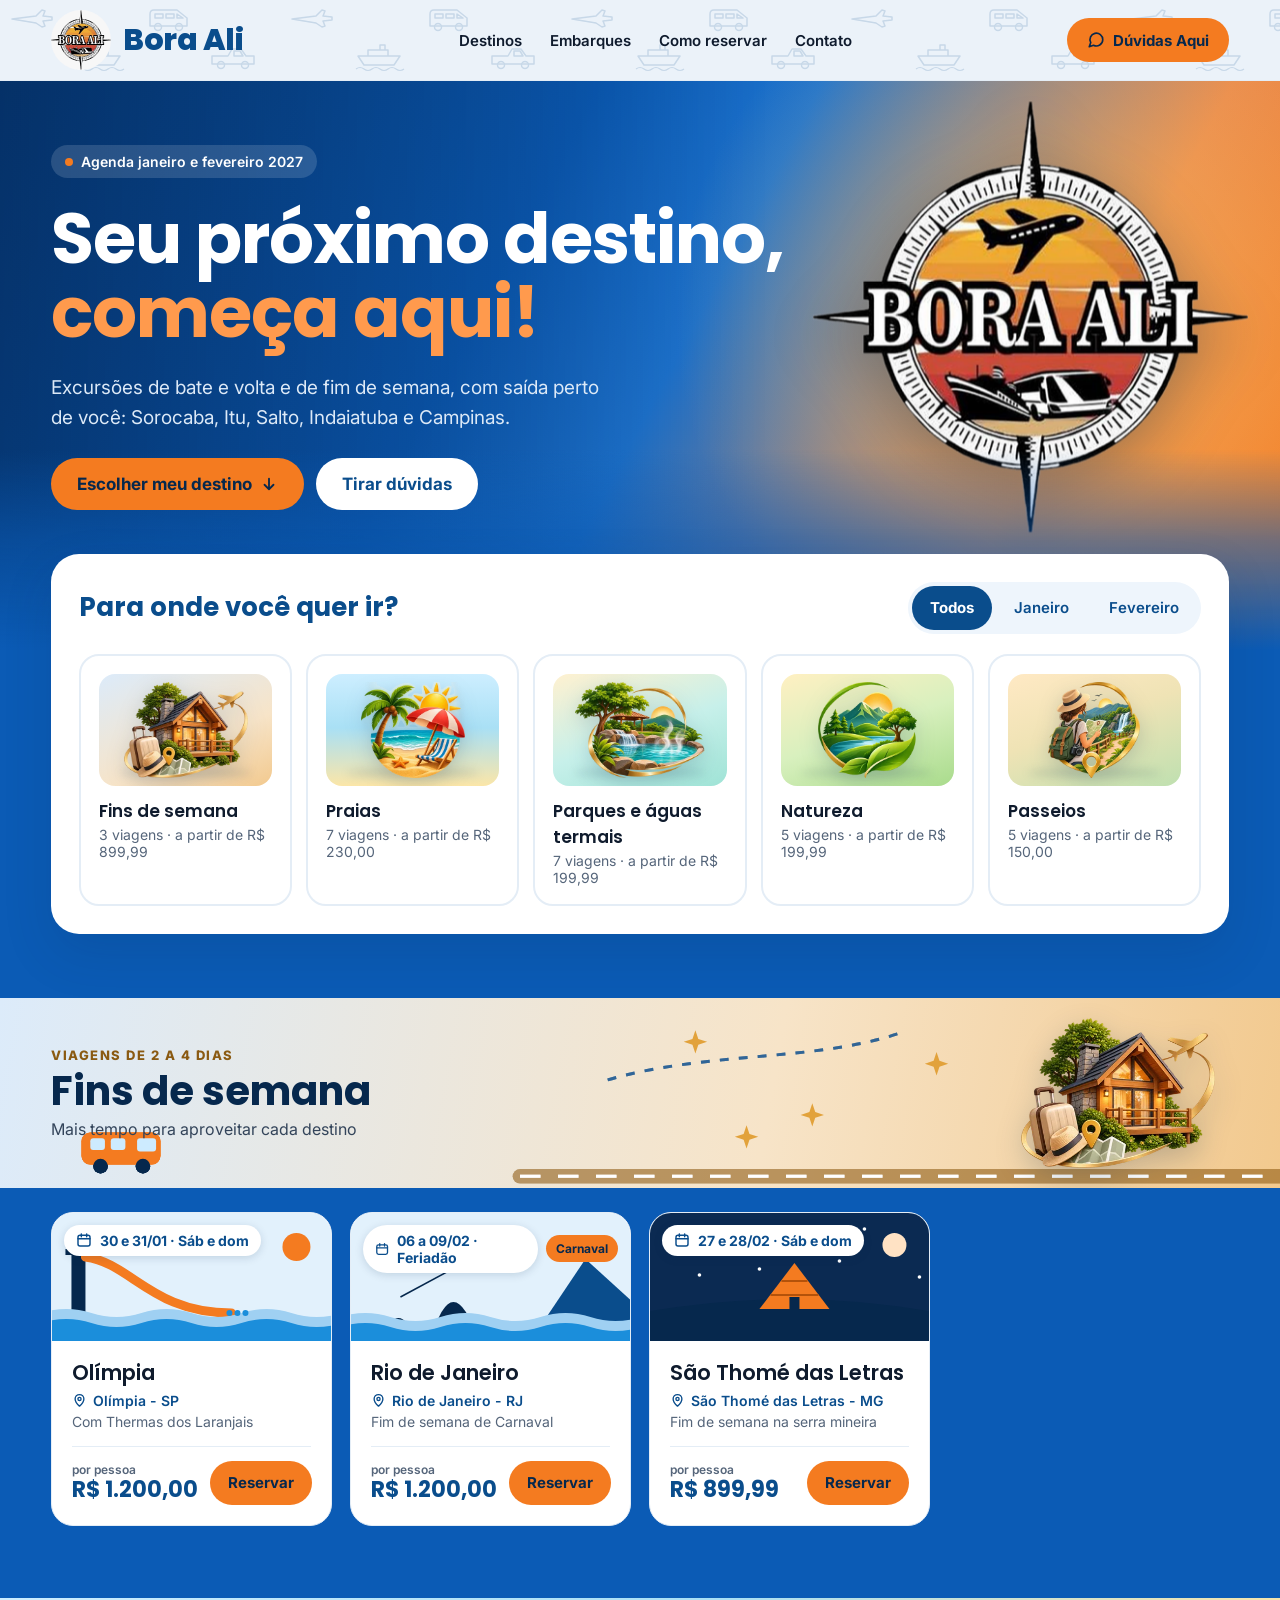
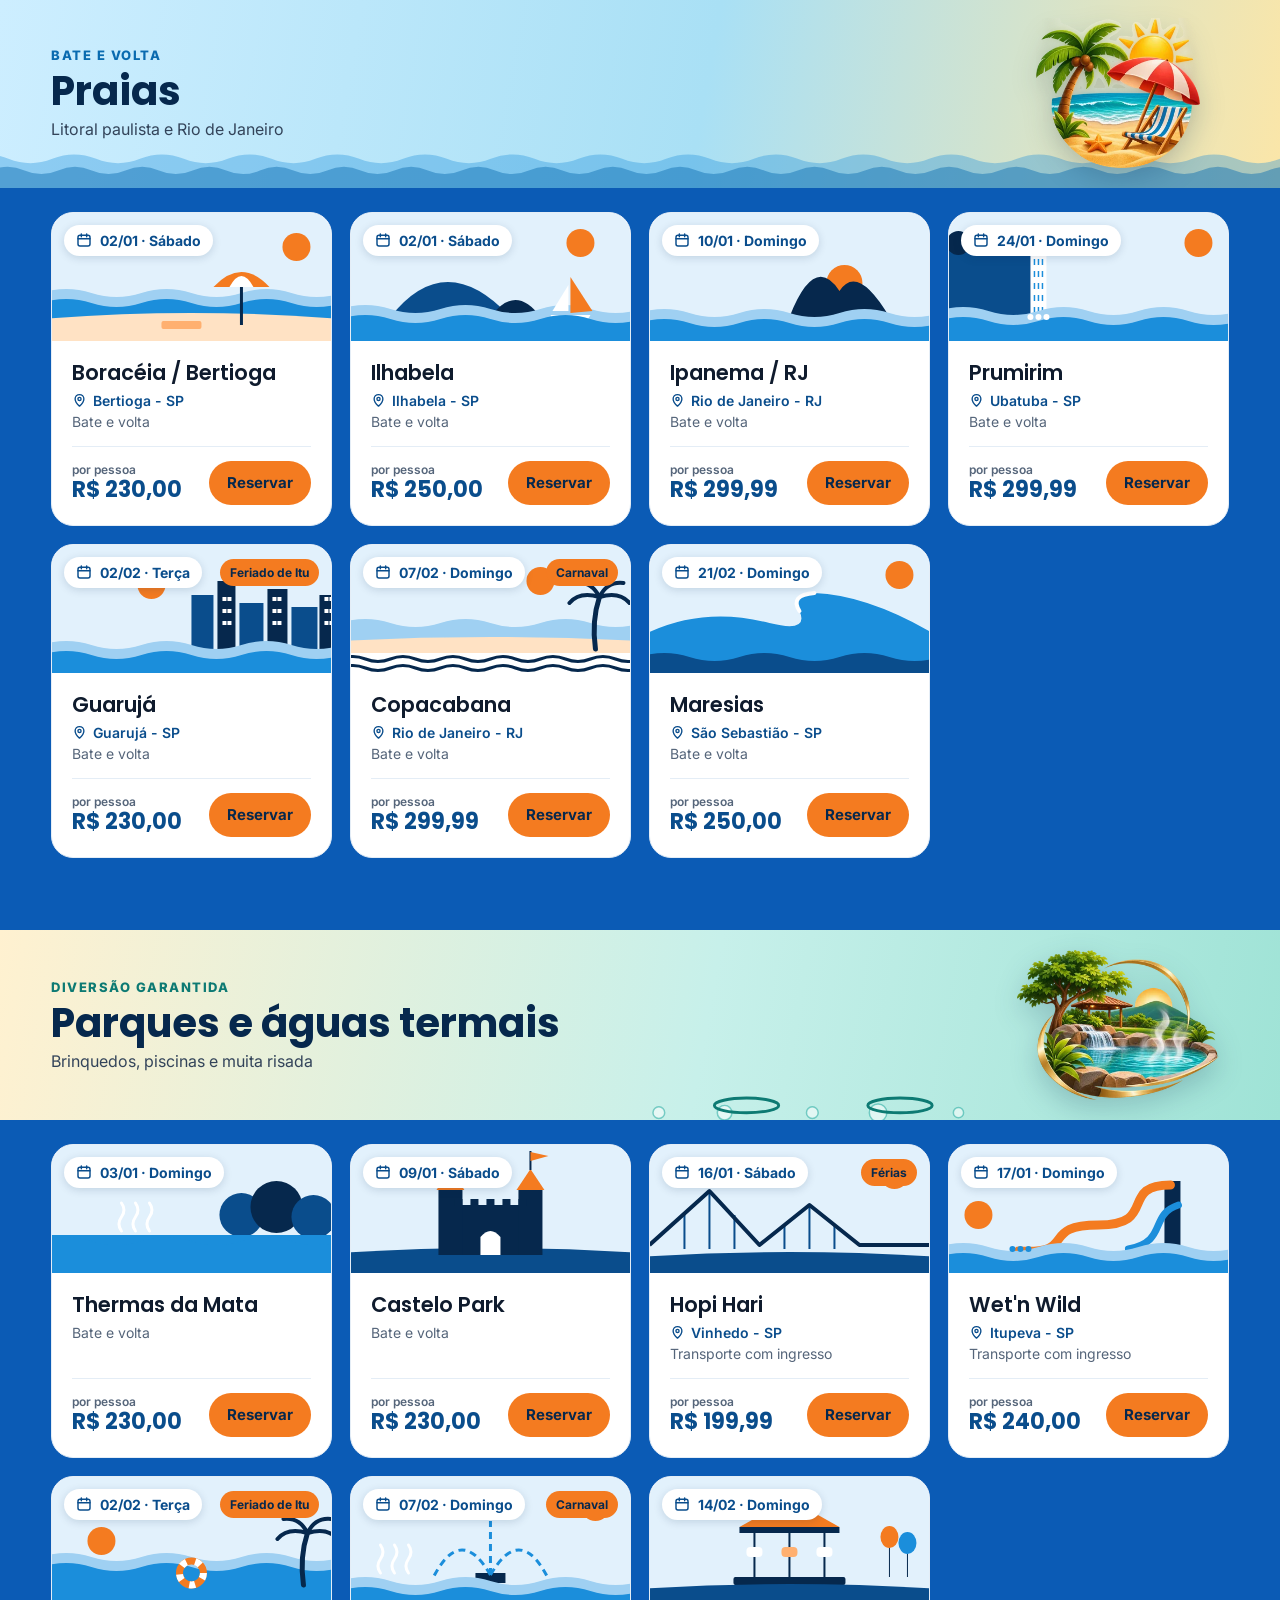
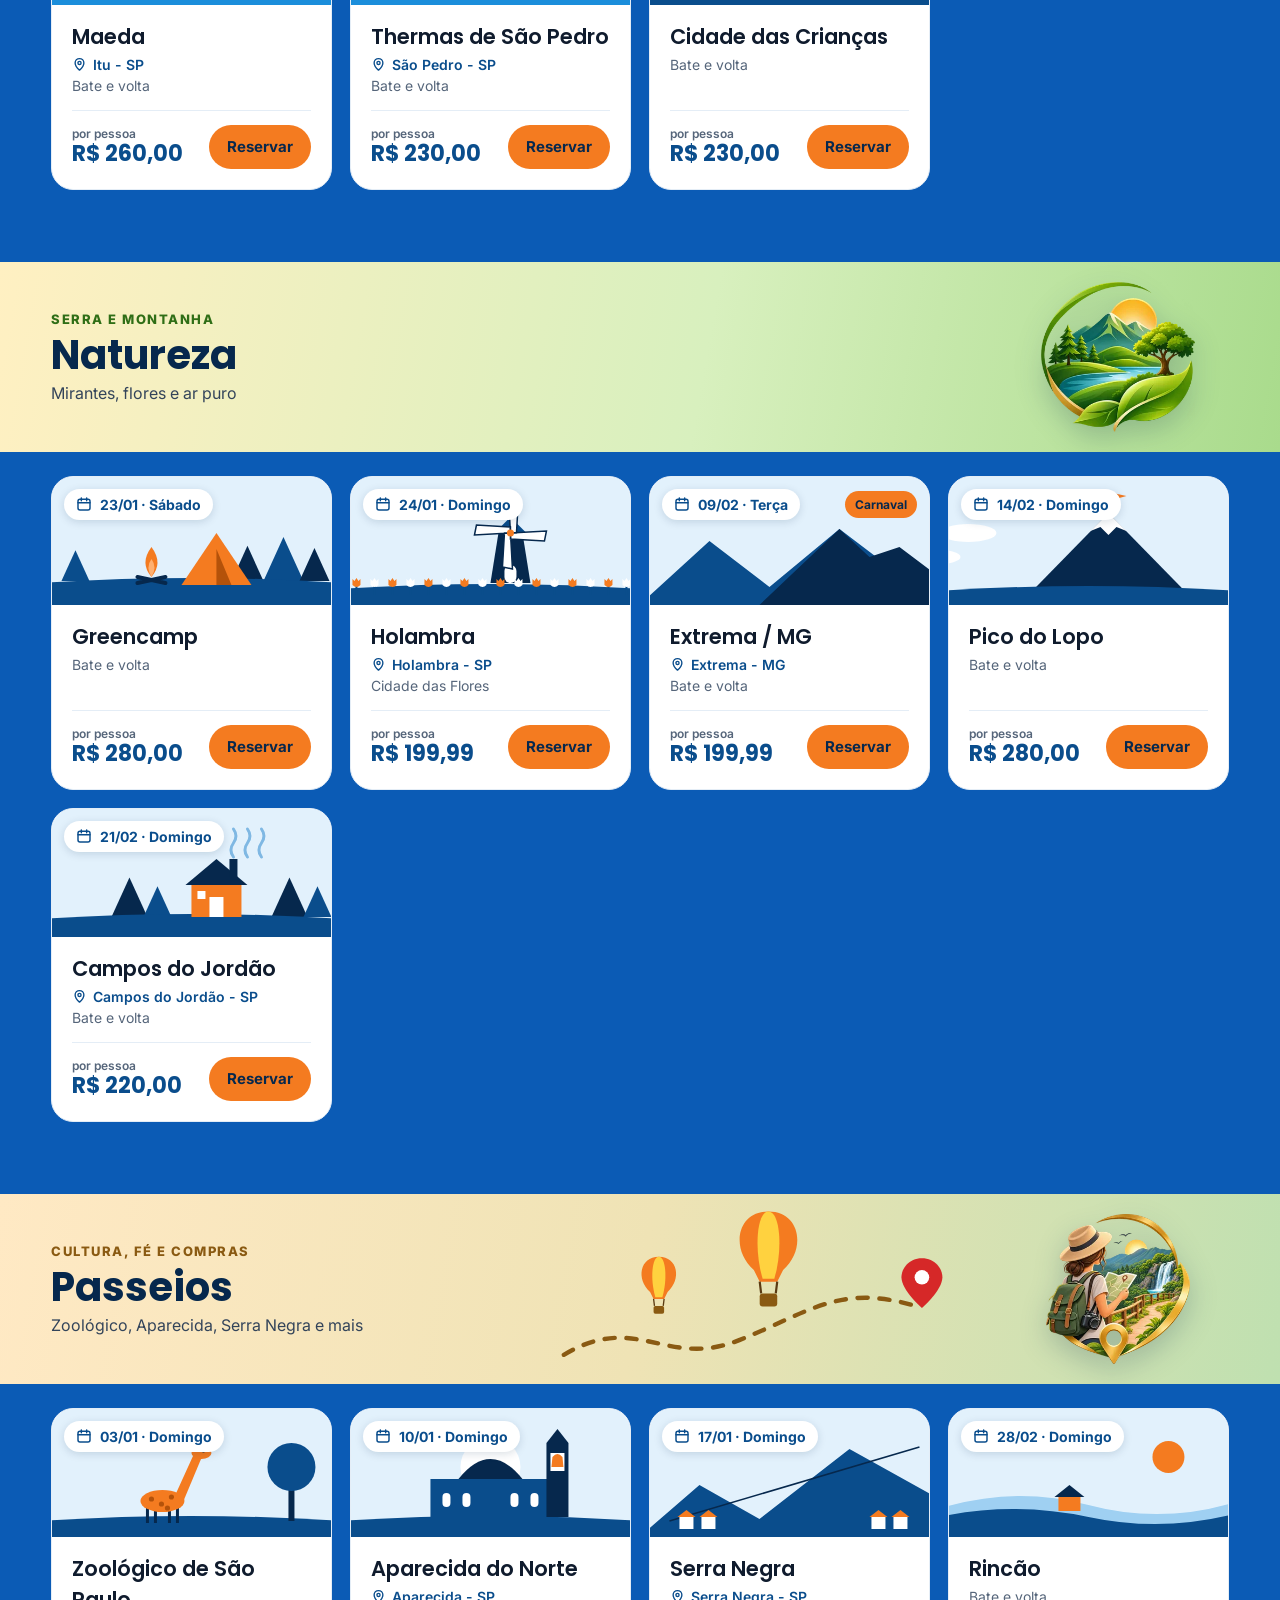
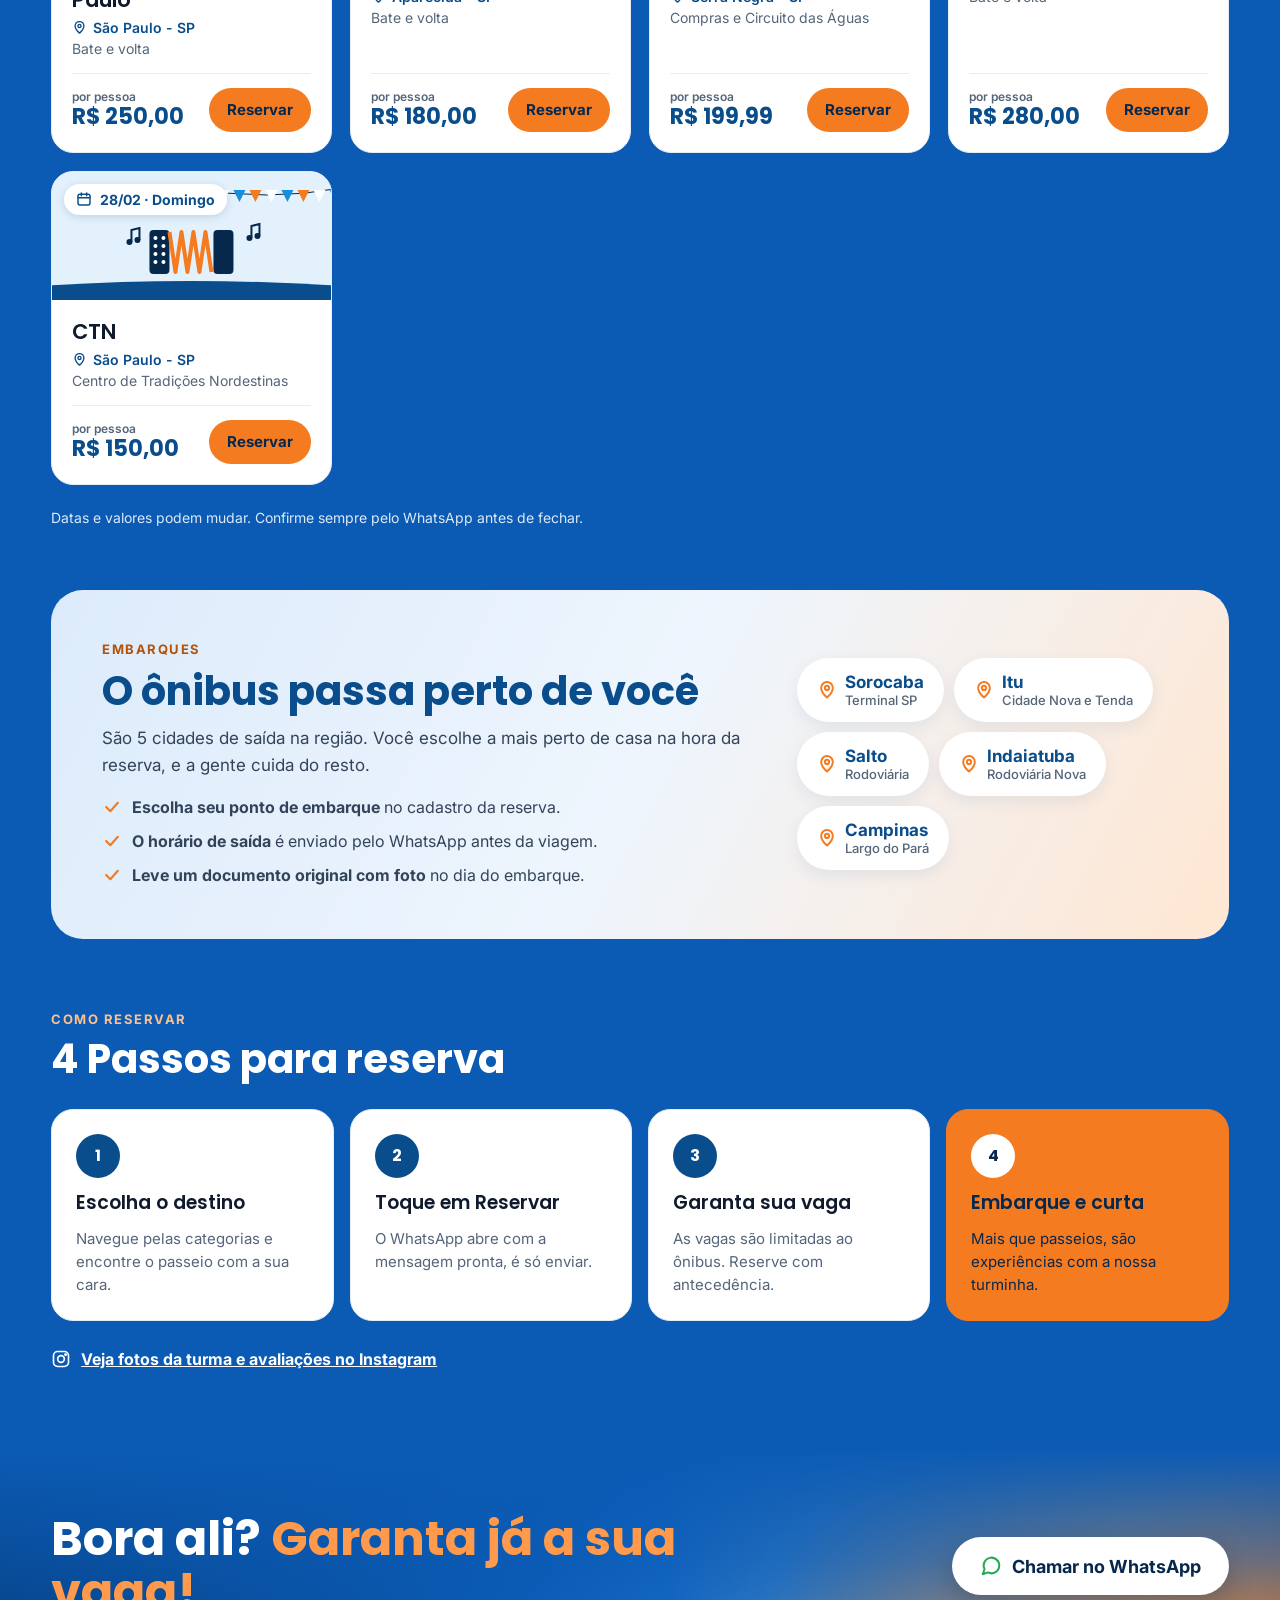
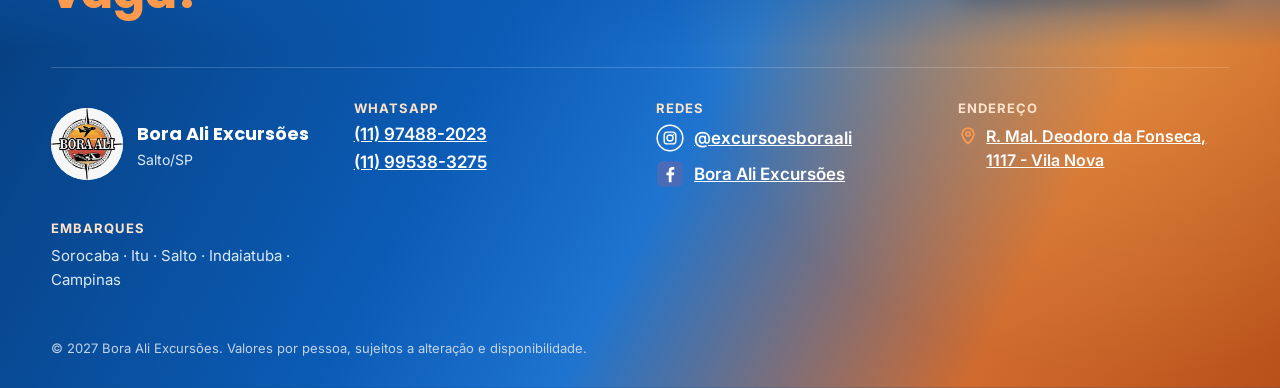
<file: index.html>
<!doctype html>
<html lang="pt-BR">
<head>
<meta charset="utf-8">
<meta name="viewport" content="width=device-width, initial-scale=1">
<title>Bora Ali Excursões | Excursões e viagens saindo de Salto, Itu, Sorocaba, Indaiatuba e Campinas</title>
<meta name="description" content="Excursões bate e volta e de fim de semana para praias, parques, natureza e passeios. Embarque em Sorocaba, Itu, Salto, Indaiatuba e Campinas. Reserve pelo WhatsApp.">
<meta name="theme-color" content="#0A4D8C">
<meta property="og:type" content="website">
<meta property="og:locale" content="pt_BR">
<meta property="og:site_name" content="Bora Ali Excursões">
<meta property="og:title" content="Bora Ali Excursões | Seu próximo destino, começa aqui!">
<meta property="og:description" content="Excursões bate e volta e de fim de semana saindo de Sorocaba, Itu, Salto, Indaiatuba e Campinas.">
<meta property="og:image" content="/assets/img/og-image.jpg">
<meta name="twitter:card" content="summary_large_image">
<link rel="icon" href="/favicon.ico" sizes="any">
<link rel="icon" type="image/png" href="/assets/img/favicon-32.png">
<link rel="apple-touch-icon" href="/apple-touch-icon.png">
<link rel="preconnect" href="https://fonts.googleapis.com">
<link rel="preconnect" href="https://fonts.gstatic.com" crossorigin>
<link href="https://fonts.googleapis.com/css2?family=Poppins:wght@500;600;700;800&amp;family=Inter:wght@400;500;600;700&amp;display=swap" rel="stylesheet">
<link rel="stylesheet" href="/assets/css/style.css">
<script type="application/ld+json">
{
 "@context": "https://schema.org",
 "@type": "TravelAgency",
 "name": "Bora Ali Excursões",
 "slogan": "Seu próximo destino, começa aqui!",
 "telephone": [
  "+55 11 97488-2023",
  "+55 11 99538-3275"
 ],
 "address": {
  "@type": "PostalAddress",
  "streetAddress": "Rua Marechal Deodoro da Fonseca, 1117 - Vila Nova",
  "addressLocality": "Salto",
  "addressRegion": "SP",
  "addressCountry": "BR"
 },
 "areaServed": [
  "Sorocaba",
  "Itu",
  "Salto",
  "Indaiatuba",
  "Campinas"
 ],
 "sameAs": [
  "https://www.instagram.com/excursoesboraali/",
  "https://www.facebook.com/boraaliexcursoes/"
 ]
}
</script>
</head>
<body>
<div class="page-bg" style="font-family: 'Inter', system-ui, sans-serif; color: #0F1B2D; background: #FFFFFF; width: 100%; min-width: 0">

<!-- Cabeçalho -->
<header style="position: sticky; top: 0; z-index: 10; background: rgba(255,255,255,0.92); backdrop-filter: blur(10px); border-bottom: 1px solid #E4EDF6">
<div aria-hidden="true" style="position: absolute; inset: 0; overflow: hidden; pointer-events: none; z-index: 0">
<svg width="100%" height="100%" style="position: absolute; inset: 0; display: block"><defs><pattern id="bora-header-pattern" width="280" height="80" patternUnits="userSpaceOnUse"><g opacity="0.16"><g transform="translate(12,10)"><path d="M0 9 L24 6 L30 0 L33 1 L31 6 L40 7 V10 L31 11 L33 16 L30 17 L24 13 Z" fill="none" stroke="#0A4D8C" stroke-width="1.5" stroke-linejoin="round"></path></g><g transform="translate(78,44)"><path d="M0 12 H42 L36 21 H6 Z M10 12 V6 H30 V12 M22 6 V1 H27 V6" fill="none" stroke="#0A4D8C" stroke-width="1.5" stroke-linejoin="round"></path><path d="M-2 25 q4 -3 8 0 t8 0 t8 0 t8 0 t8 0 t8 0" fill="none" stroke="#0A4D8C" stroke-width="1.2"></path></g><g transform="translate(150,8)"><path d="M0 18 V6 Q0 2 4 2 H27 L37 10 V18 Z M5 6 H13 V10 H5 Z M16 6 H24 V10 H16 Z M27 6 L33 10 H27 Z" fill="none" stroke="#0A4D8C" stroke-width="1.5" stroke-linejoin="round"></path><circle cx="8" cy="19" r="3.5" fill="none" stroke="#0A4D8C" stroke-width="1.5"></circle><circle cx="29" cy="19" r="3.5" fill="none" stroke="#0A4D8C" stroke-width="1.5"></circle></g><g transform="translate(212,46)"><path d="M0 18 V10 H16 L20 3 H29 L34 10 H42 V18 Z M22 5 H28 L31 10 H22 Z" fill="none" stroke="#0A4D8C" stroke-width="1.5" stroke-linejoin="round"></path><circle cx="9" cy="19" r="3.5" fill="none" stroke="#0A4D8C" stroke-width="1.5"></circle><circle cx="33" cy="19" r="3.5" fill="none" stroke="#0A4D8C" stroke-width="1.5"></circle></g></g></pattern></defs><rect width="100%" height="100%" fill="url(#bora-header-pattern)"></rect></svg>
</div>
<div style="position: relative; z-index: 1; max-width: 1240px; margin: 0 auto; padding: 10px 24px; display: flex; align-items: center; justify-content: space-between; gap: 16px; flex-wrap: wrap">
<a href="#inicio" style="display: flex; align-items: center; gap: 12px; text-decoration: none; color: #0A4D8C">
<img src="assets/img/logo-bora-ali-2x.jpg" class="brand-logo" alt="Logo Bora Ali Excursões" style="width: 60px; height: 60px; border-radius: 50%; object-fit: contain; display: block">
<span class="brand-name" style="font-family: 'Poppins', sans-serif; font-weight: 800; font-size: 30px; line-height: 1; letter-spacing: -0.5px; color: #0A4D8C">Bora Ali</span>
</a>
<nav class="navlinks" aria-label="Menu principal" style="gap: 28px; align-items: center; font-weight: 600; font-size: 15px">
<a href="#destinos" style="color: #0F1B2D; text-decoration: none">Destinos</a>
<a href="#embarques" style="color: #0F1B2D; text-decoration: none">Embarques</a>
<a href="#como-funciona" style="color: #0F1B2D; text-decoration: none">Como reservar</a>
<a href="#contato" style="color: #0F1B2D; text-decoration: none">Contato</a>
</nav>
<a class="btn header-cta" href="https://wa.me/message/FLLFO32CCZ6KL1" style="display: inline-flex; align-items: center; gap: 8px; background: #F47B20; color: #06284D; font-weight: 700; font-size: 15px; text-decoration: none; padding: 12px 20px; border-radius: 999px; min-height: 44px; box-sizing: border-box">
<svg aria-hidden="true" width="18" height="18" viewBox="0 0 24 24" fill="none" stroke="currentColor" stroke-width="2.2" stroke-linecap="round" stroke-linejoin="round"><path d="M21 11.5a8.4 8.4 0 0 1-12.3 7.5L3 21l2-5.6A8.5 8.5 0 1 1 21 11.5z"></path></svg>
Dúvidas Aqui
</a>
</div>
</header>

<!-- Hero -->
<section id="inicio" style="padding: 20px 20px 0">
<div class="hero-bg" style="position: relative; overflow: hidden; max-width: 1280px; min-height: 560px; box-sizing: border-box; margin: 0 auto; border-radius: 32px; color: #FFFFFF; padding: clamp(32px, 5vw, 72px) clamp(24px, 5vw, 72px) 140px; display: flex; flex-direction: column; justify-content: center; gap: 24px">
<div class="hero-art" aria-hidden="true"><img class="hero-logo-img" src="assets/img/logo-bora-ali-hero.webp?v=2" alt="" width="900" height="900" decoding="async" fetchpriority="high"></div>
<div class="hero-shade" aria-hidden="true"></div>
<span style="align-self: flex-start; display: inline-flex; align-items: center; gap: 8px; background: rgba(255,255,255,0.14); font-weight: 600; font-size: 14px; padding: 8px 14px; border-radius: 999px"><span style="width: 8px; height: 8px; border-radius: 50%; background: #F47B20"></span>Agenda janeiro e fevereiro 2027</span>
<h1 style="font-family: 'Poppins', sans-serif; margin: 0; font-weight: 700; font-size: clamp(40px, 5.6vw, 70px); line-height: 1.05; letter-spacing: -1px; max-width: 760px">Seu próximo destino,<br><span style="color: #FF9A4D">começa aqui!</span></h1>
<p style="margin: 0; font-size: 19px; line-height: 1.6; color: #DCE9F7; max-width: 560px">Excursões de bate e volta e de fim de semana, com saída perto de você: Sorocaba, Itu, Salto, Indaiatuba e Campinas.</p>
<div style="display: flex; flex-wrap: wrap; gap: 12px">
<a class="btn" href="#destinos" style="display: inline-flex; align-items: center; gap: 8px; background: #F47B20; color: #06284D; font-weight: 700; font-size: 17px; text-decoration: none; padding: 16px 26px; border-radius: 999px; min-height: 44px; box-sizing: border-box">Escolher meu destino
<svg aria-hidden="true" width="18" height="18" viewBox="0 0 24 24" fill="none" stroke="currentColor" stroke-width="2.4" stroke-linecap="round" stroke-linejoin="round"><path d="M12 5v14M6 13l6 6 6-6"></path></svg></a>
<a class="btn" href="https://wa.me/message/FLLFO32CCZ6KL1" style="display: inline-flex; align-items: center; background: #FFFFFF; color: #0A4D8C; font-weight: 700; font-size: 17px; text-decoration: none; padding: 16px 26px; border-radius: 999px; min-height: 44px; box-sizing: border-box">Tirar dúvidas</a>
</div>
</div>
</section>

<!-- Escolha rápida -->
<section id="destinos" style="max-width: 1240px; margin: -96px auto 0; padding: 0 24px; position: relative; scroll-margin-top: 90px">
<div style="background: #FFFFFF; border-radius: 28px; box-shadow: 0 20px 50px rgba(6,40,77,0.14); padding: 28px; display: flex; flex-direction: column; gap: 20px">
<div style="display: flex; flex-wrap: wrap; justify-content: space-between; align-items: center; gap: 16px">
<h2 style="font-family: 'Poppins', sans-serif; margin: 0; font-weight: 700; font-size: 26px; color: #0A4D8C">Para onde você quer ir?</h2>
<div id="month-filter" role="group" aria-label="Filtrar por mês" style="display: flex; gap: 4px; background: #EEF5FC; padding: 4px; border-radius: 999px"></div>
</div>
<div id="category-tiles" style="display: grid; grid-template-columns: repeat(auto-fit, minmax(190px, 1fr)); gap: 14px">
</div>
</div>
</section>

<!-- Seções de viagens (montadas por assets/js/main.js a partir de assets/js/data.js) -->
<div id="trip-sections"></div>
<noscript><p style="max-width: 1240px; margin: 24px auto; padding: 0 24px; font-size: 16px">Ative o JavaScript para ver a agenda, ou chame a gente no WhatsApp: <a href="https://wa.me/5511974882023">(11) 97488-2023</a>.</p></noscript>


<div style="max-width: 1240px; margin: 0 auto; padding: 16px 24px 0">
<p class="on-blue-soft" style="margin: 0; font-size: 14px; color: #55657A">Datas e valores podem mudar. Confirme sempre pelo WhatsApp antes de fechar.</p>
</div>

<!-- Embarques -->
<section id="embarques" style="padding: 64px 24px">
<div class="embarque-box" style="max-width: 1240px; margin: 0 auto; background: #EEF5FC; border-radius: 32px; padding: clamp(28px, 4vw, 56px); display: flex; flex-wrap: wrap; gap: 40px; align-items: center">
<div style="flex: 999 1 400px; min-width: 0; display: flex; flex-direction: column; gap: 12px">
<span style="font-weight: 700; letter-spacing: 1.5px; font-size: 13px; color: #B4520A">EMBARQUES</span>
<h2 style="font-family: 'Poppins', sans-serif; margin: 0; font-weight: 700; font-size: clamp(28px, 3.4vw, 40px); line-height: 1.1; color: #0A4D8C">O ônibus passa perto de você</h2>
<p style="margin: 0; font-size: 17px; line-height: 1.6; color: #33445A">São 5 cidades de saída na região. Você escolhe a mais perto de casa na hora da reserva, e a gente cuida do resto.</p>
<ul style="margin: 4px 0 0; padding: 0; list-style: none; display: flex; flex-direction: column; gap: 10px"><li style="display: flex; gap: 10px; align-items: flex-start; font-size: 16px; line-height: 1.5; color: #33445A"><svg aria-hidden="true" width="20" height="20" viewBox="0 0 24 24" fill="none" stroke="#F47B20" stroke-width="2.6" stroke-linecap="round" stroke-linejoin="round" style="flex: none; margin-top: 2px"><path d="M5 12l5 5 9-10"></path></svg><span><strong>Escolha seu ponto de embarque</strong> no cadastro da reserva.</span></li><li style="display: flex; gap: 10px; align-items: flex-start; font-size: 16px; line-height: 1.5; color: #33445A"><svg aria-hidden="true" width="20" height="20" viewBox="0 0 24 24" fill="none" stroke="#F47B20" stroke-width="2.6" stroke-linecap="round" stroke-linejoin="round" style="flex: none; margin-top: 2px"><path d="M5 12l5 5 9-10"></path></svg><span><strong>O horário de saída</strong> é enviado pelo WhatsApp antes da viagem.</span></li><li style="display: flex; gap: 10px; align-items: flex-start; font-size: 16px; line-height: 1.5; color: #33445A"><svg aria-hidden="true" width="20" height="20" viewBox="0 0 24 24" fill="none" stroke="#F47B20" stroke-width="2.6" stroke-linecap="round" stroke-linejoin="round" style="flex: none; margin-top: 2px"><path d="M5 12l5 5 9-10"></path></svg><span><strong>Leve um documento original com foto</strong> no dia do embarque.</span></li></ul>
</div>
<div style="flex: 1 1 380px; min-width: 0; display: flex; flex-wrap: wrap; gap: 10px">
<span class="a-float" style="display: inline-flex; align-items: center; gap: 8px; background: #FFFFFF; border-radius: 999px; padding: 14px 20px; font-weight: 700; font-size: 17px; color: #0A4D8C; box-shadow: 0 6px 16px rgba(10,77,140,0.08)"><svg aria-hidden="true" width="20" height="20" viewBox="0 0 24 24" fill="none" stroke="#F47B20" stroke-width="2.4" stroke-linecap="round" stroke-linejoin="round"><path d="M12 21s-7-6.2-7-11.5a7 7 0 0 1 14 0C19 14.8 12 21 12 21z"></path><circle cx="12" cy="9.5" r="2.5"></circle></svg><span style="display: flex; flex-direction: column; line-height: 1.2">Sorocaba<small style="font-weight: 500; font-size: 13px; color: #55657A">Terminal SP</small></span></span>
<span class="a-float" style="animation-delay: -0.8s; display: inline-flex; align-items: center; gap: 8px; background: #FFFFFF; border-radius: 999px; padding: 14px 20px; font-weight: 700; font-size: 17px; color: #0A4D8C; box-shadow: 0 6px 16px rgba(10,77,140,0.08)"><svg aria-hidden="true" width="20" height="20" viewBox="0 0 24 24" fill="none" stroke="#F47B20" stroke-width="2.4" stroke-linecap="round" stroke-linejoin="round"><path d="M12 21s-7-6.2-7-11.5a7 7 0 0 1 14 0C19 14.8 12 21 12 21z"></path><circle cx="12" cy="9.5" r="2.5"></circle></svg><span style="display: flex; flex-direction: column; line-height: 1.2">Itu<small style="font-weight: 500; font-size: 13px; color: #55657A">Cidade Nova e Tenda</small></span></span>
<span class="a-float" style="animation-delay: -1.6s; display: inline-flex; align-items: center; gap: 8px; background: #FFFFFF; border-radius: 999px; padding: 14px 20px; font-weight: 700; font-size: 17px; color: #0A4D8C; box-shadow: 0 6px 16px rgba(10,77,140,0.08)"><svg aria-hidden="true" width="20" height="20" viewBox="0 0 24 24" fill="none" stroke="#F47B20" stroke-width="2.4" stroke-linecap="round" stroke-linejoin="round"><path d="M12 21s-7-6.2-7-11.5a7 7 0 0 1 14 0C19 14.8 12 21 12 21z"></path><circle cx="12" cy="9.5" r="2.5"></circle></svg><span style="display: flex; flex-direction: column; line-height: 1.2">Salto<small style="font-weight: 500; font-size: 13px; color: #55657A">Rodoviária</small></span></span>
<span class="a-float" style="animation-delay: -2.4s; display: inline-flex; align-items: center; gap: 8px; background: #FFFFFF; border-radius: 999px; padding: 14px 20px; font-weight: 700; font-size: 17px; color: #0A4D8C; box-shadow: 0 6px 16px rgba(10,77,140,0.08)"><svg aria-hidden="true" width="20" height="20" viewBox="0 0 24 24" fill="none" stroke="#F47B20" stroke-width="2.4" stroke-linecap="round" stroke-linejoin="round"><path d="M12 21s-7-6.2-7-11.5a7 7 0 0 1 14 0C19 14.8 12 21 12 21z"></path><circle cx="12" cy="9.5" r="2.5"></circle></svg><span style="display: flex; flex-direction: column; line-height: 1.2">Indaiatuba<small style="font-weight: 500; font-size: 13px; color: #55657A">Rodoviária Nova</small></span></span>
<span class="a-float" style="animation-delay: -3.2s; display: inline-flex; align-items: center; gap: 8px; background: #FFFFFF; border-radius: 999px; padding: 14px 20px; font-weight: 700; font-size: 17px; color: #0A4D8C; box-shadow: 0 6px 16px rgba(10,77,140,0.08)"><svg aria-hidden="true" width="20" height="20" viewBox="0 0 24 24" fill="none" stroke="#F47B20" stroke-width="2.4" stroke-linecap="round" stroke-linejoin="round"><path d="M12 21s-7-6.2-7-11.5a7 7 0 0 1 14 0C19 14.8 12 21 12 21z"></path><circle cx="12" cy="9.5" r="2.5"></circle></svg><span style="display: flex; flex-direction: column; line-height: 1.2">Campinas<small style="font-weight: 500; font-size: 13px; color: #55657A">Largo do Pará</small></span></span>
</div>
</div>
</section>

<!-- Como reservar -->
<section id="como-funciona" style="max-width: 1240px; margin: 0 auto; padding: 8px 24px 80px; display: flex; flex-direction: column; gap: 28px">
<div style="display: flex; flex-direction: column; gap: 10px">
<span class="on-blue-kicker" style="color: #B4520A; font-weight: 700; letter-spacing: 1.5px; font-size: 13px">COMO RESERVAR</span>
<h2 style="font-family: 'Poppins', sans-serif; margin: 0; font-weight: 700; font-size: clamp(28px, 3.4vw, 40px); line-height: 1.1; color: #0A4D8C" class="on-blue">4 Passos para reserva</h2>
</div>
<div style="display: grid; grid-template-columns: repeat(auto-fit, minmax(230px, 1fr)); gap: 16px">
<div class="card r-up" style="background: #FFFFFF; border: 1px solid #E4EDF6; border-radius: 22px; padding: 24px; display: flex; flex-direction: column; gap: 10px"><span style="width: 44px; height: 44px; border-radius: 50%; background: #0A4D8C; color: #FFFFFF; font-family: 'Poppins', sans-serif; font-weight: 700; display: flex; align-items: center; justify-content: center">1</span><h3 style="font-family: 'Poppins', sans-serif; margin: 0; font-size: 19px; font-weight: 600; color: #0F1B2D">Escolha o destino</h3><p style="margin: 0; font-size: 15px; line-height: 1.55; color: #55657A">Navegue pelas categorias e encontre o passeio com a sua cara.</p></div>
<div class="card r-up" style="background: #FFFFFF; border: 1px solid #E4EDF6; border-radius: 22px; padding: 24px; display: flex; flex-direction: column; gap: 10px"><span style="width: 44px; height: 44px; border-radius: 50%; background: #0A4D8C; color: #FFFFFF; font-family: 'Poppins', sans-serif; font-weight: 700; display: flex; align-items: center; justify-content: center">2</span><h3 style="font-family: 'Poppins', sans-serif; margin: 0; font-size: 19px; font-weight: 600; color: #0F1B2D">Toque em Reservar</h3><p style="margin: 0; font-size: 15px; line-height: 1.55; color: #55657A">O WhatsApp abre com a mensagem pronta, é só enviar.</p></div>
<div class="card r-up" style="background: #FFFFFF; border: 1px solid #E4EDF6; border-radius: 22px; padding: 24px; display: flex; flex-direction: column; gap: 10px"><span style="width: 44px; height: 44px; border-radius: 50%; background: #0A4D8C; color: #FFFFFF; font-family: 'Poppins', sans-serif; font-weight: 700; display: flex; align-items: center; justify-content: center">3</span><h3 style="font-family: 'Poppins', sans-serif; margin: 0; font-size: 19px; font-weight: 600; color: #0F1B2D">Garanta sua vaga</h3><p style="margin: 0; font-size: 15px; line-height: 1.55; color: #55657A">As vagas são limitadas ao ônibus. Reserve com antecedência.</p></div>
<div class="card r-up" style="background: #F47B20; border: 1px solid #F47B20; border-radius: 22px; padding: 24px; display: flex; flex-direction: column; gap: 10px"><span style="width: 44px; height: 44px; border-radius: 50%; background: #FFFFFF; color: #06284D; font-family: 'Poppins', sans-serif; font-weight: 700; display: flex; align-items: center; justify-content: center">4</span><h3 style="font-family: 'Poppins', sans-serif; margin: 0; font-size: 19px; font-weight: 600; color: #06284D">Embarque e curta</h3><p style="margin: 0; font-size: 15px; line-height: 1.55; color: #06284D">Mais que passeios, são experiências com a nossa turminha.</p></div>
</div>
<a class="on-blue" href="https://www.instagram.com/excursoesboraali/" style="align-self: flex-start; display: inline-flex; align-items: center; gap: 10px; font-weight: 700; font-size: 16px; color: #0A4D8C">
<svg aria-hidden="true" width="20" height="20" viewBox="0 0 24 24" fill="none" stroke="currentColor" stroke-width="2" stroke-linecap="round" stroke-linejoin="round"><rect x="3" y="3" width="18" height="18" rx="5"></rect><circle cx="12" cy="12" r="4"></circle><circle cx="17.5" cy="6.5" r="0.8"></circle></svg>
Veja fotos da turma e avaliações no Instagram
</a>
</section>

<!-- Rodapé -->
<footer id="contato" class="footer-bg" style="color: #FFFFFF; padding: 64px 24px 32px">
<div style="max-width: 1240px; margin: 0 auto; display: flex; flex-direction: column; gap: 48px">
<div style="display: flex; flex-wrap: wrap; gap: 28px; align-items: center; justify-content: space-between">
<h2 style="font-family: 'Poppins', sans-serif; margin: 0; font-weight: 700; font-size: clamp(30px, 4vw, 48px); line-height: 1.1; max-width: 640px">Bora ali? <span style="color: #FF9A4D">Garanta já a sua vaga!</span></h2>
<a class="btn foot-cta" href="https://wa.me/message/FLLFO32CCZ6KL1" style="display: inline-flex; align-items: center; gap: 10px; background: #F47B20; color: #06284D; font-weight: 700; font-size: 18px; text-decoration: none; padding: 18px 28px; border-radius: 999px; min-height: 44px; box-sizing: border-box">
<svg aria-hidden="true" width="22" height="22" viewBox="0 0 24 24" fill="none" stroke="currentColor" stroke-width="2.2" stroke-linecap="round" stroke-linejoin="round"><path d="M21 11.5a8.4 8.4 0 0 1-12.3 7.5L3 21l2-5.6A8.5 8.5 0 1 1 21 11.5z"></path></svg>
Chamar no WhatsApp
</a>
</div>
<div style="display: grid; grid-template-columns: repeat(auto-fit, minmax(220px, 1fr)); gap: 32px; border-top: 1px solid rgba(255,255,255,0.18); padding-top: 32px">
<div style="display: flex; gap: 14px; align-items: center">
<img src="assets/img/logo-bora-ali-2x.jpg" alt="Logo Bora Ali Excursões" style="width: 72px; height: 72px; border-radius: 50%; background: #FFFFFF; object-fit: contain; display: block; flex: none">
<div style="display: flex; flex-direction: column; gap: 4px">
<span style="font-family: 'Poppins', sans-serif; font-weight: 700; font-size: 18px">Bora Ali Excursões</span>
<span style="font-size: 14px; color: #DCE9F7">Salto/SP</span>
</div>
</div>
<div style="display: flex; flex-direction: column; gap: 8px">
<span class="foot-label" style="font-weight: 700; color: #FF9A4D; font-size: 13px; letter-spacing: 1px">WHATSAPP</span>
<a href="https://wa.me/5511974882023" style="color: #FFFFFF; font-size: 17px; font-weight: 600">(11) 97488-2023</a>
<a href="https://wa.me/5511995383275" style="color: #FFFFFF; font-size: 17px; font-weight: 600">(11) 99538-3275</a>
</div>
<div style="display: flex; flex-direction: column; gap: 8px">
<span class="foot-label" style="font-weight: 700; color: #FF9A4D; font-size: 13px; letter-spacing: 1px">REDES</span>
<a href="https://www.instagram.com/excursoesboraali/" aria-label="Instagram @excursoesboraali" style="color: #FFFFFF; font-size: 17px; font-weight: 600; display: inline-flex; align-items: center; gap: 10px"><svg width="28" height="28" viewBox="0 0 48 48" aria-hidden="true" focusable="false" style="flex:none;display:block"><circle cx="24" cy="24" r="22" fill="none" stroke="#FFFFFF" stroke-width="2.6"/><rect x="14" y="14" width="20" height="20" rx="5.5" fill="none" stroke="#FFFFFF" stroke-width="2.4"/><circle cx="24" cy="24" r="5.2" fill="none" stroke="#FFFFFF" stroke-width="2.4"/><circle cx="30" cy="18" r="1.5" fill="#FFFFFF"/></svg><span>@excursoesboraali</span></a>
<a href="https://www.facebook.com/boraaliexcursoes/" target="_blank" rel="noopener" aria-label="Facebook Bora Ali Excursões" style="color: #FFFFFF; font-size: 17px; font-weight: 600; display: inline-flex; align-items: center; gap: 10px"><svg width="28" height="28" viewBox="0 0 48 48" aria-hidden="true" focusable="false" style="flex:none;display:block"><rect x="2" y="2" width="44" height="44" rx="9" fill="#4A6CB8"/><path d="M26.6 38V26.2h4l.6-4.6h-4.6v-2.9c0-1.3.4-2.2 2.3-2.2h2.4v-4.1c-.4-.1-1.9-.2-3.5-.2-3.5 0-5.9 2.1-5.9 6v3.4h-3.9v4.6h3.9V38z" fill="#FFFFFF"/></svg><span>Bora Ali Excursões</span></a>
<a id="link-avaliacao" hidden href="#" target="_blank" rel="noopener" style="display: inline-flex; align-items: center; gap: 6px; color: #FF9A4D; font-size: 16px; font-weight: 700; min-height: 44px"><svg aria-hidden="true" width="18" height="18" viewBox="0 0 24 24" fill="currentColor"><path d="M12 2l2.9 6.6 7.1.6-5.4 4.7 1.6 7.1L12 17.3 5.8 21l1.6-7.1L2 9.2l7.1-.6z"></path></svg>Avalie a gente no Google</a>
</div>
<div style="display: flex; flex-direction: column; gap: 8px">
<span class="foot-label" style="font-weight: 700; color: #FF9A4D; font-size: 13px; letter-spacing: 1px">ENDEREÇO</span>
<a href="https://www.google.com/maps/place/Rua+Mal.+Deodoro+da+Fonseca,+1117+-+Vila+Nova,+Salto/@-23.2024849,-47.2860895,3a,75y,278.02h,90t/data=!3m4!1e1!3m2!1s2L75mDY7jlQUMyk0OAMoBg!2e0!4m2!3m1!1s0x94cf4e0442cfb16f:0x1170b7d9f39b48e9?sa=X&amp;ved=1t:3780&amp;ictx=111" style="display: inline-flex; align-items: flex-start; gap: 8px; color: #FFFFFF; font-weight: 600; font-size: 16px; line-height: 1.5; min-height: 44px">
<svg aria-hidden="true" width="20" height="20" viewBox="0 0 24 24" fill="none" stroke="#FF9A4D" stroke-width="2.2" stroke-linecap="round" stroke-linejoin="round" style="flex: none; margin-top: 2px"><path d="M12 21s-7-6.2-7-11.5a7 7 0 0 1 14 0C19 14.8 12 21 12 21z"></path><circle cx="12" cy="9.5" r="2.5"></circle></svg>
R. Mal. Deodoro da Fonseca, 1117 - Vila Nova</a>
</div>
<div style="display: flex; flex-direction: column; gap: 8px">
<span class="foot-label" style="font-weight: 700; color: #FF9A4D; font-size: 13px; letter-spacing: 1px">EMBARQUES</span>
<span style="font-size: 15px; line-height: 1.6; color: #DCE9F7">Sorocaba · Itu · Salto · Indaiatuba · Campinas</span>
</div>
</div>
<span style="font-size: 13px; color: #C2D3E8">© 2027 Bora Ali Excursões. Valores por pessoa, sujeitos a alteração e disponibilidade.</span>
</div>
</footer>

<!-- Aba de reserva -->
<div id="booking" hidden>
<div style="position: fixed; inset: 0; z-index: 50; display: flex; justify-content: flex-end">
<button type="button" class="backdrop" aria-label="Fechar reserva" data-close style="position: absolute; inset: 0; width: 100%; height: 100%; border: none; padding: 0; background: rgba(6,40,77,0.55); cursor: pointer"></button>
<div class="drawer" role="dialog" aria-modal="true" aria-labelledby="bk-title" style="position: relative; width: 100%; max-width: 560px; height: 100%; background: #FFFFFF; overflow-y: auto; display: flex; flex-direction: column; box-shadow: -20px 0 50px rgba(6,40,77,0.25)">

<div style="background: #0A4D8C; color: #FFFFFF; padding: 22px 24px; display: flex; flex-direction: column; gap: 14px; position: sticky; top: 0; z-index: 2">
<div style="display: flex; justify-content: space-between; align-items: center; gap: 12px">
<span id="bk-title" style="font-family: 'Poppins', sans-serif; font-weight: 700; font-size: 22px">Reservar viagem</span>
<button type="button" data-close aria-label="Fechar" style="width: 44px; height: 44px; border-radius: 50%; border: none; background: rgba(255,255,255,0.14); color: #FFFFFF; cursor: pointer; display: flex; align-items: center; justify-content: center"><svg aria-hidden="true" width="20" height="20" viewBox="0 0 24 24" fill="none" stroke="currentColor" stroke-width="2.4" stroke-linecap="round"><path d="M6 6l12 12M18 6L6 18"></path></svg></button>
</div>
<div style="background: rgba(255,255,255,0.1); border-radius: 16px; padding: 14px 16px; display: flex; justify-content: space-between; align-items: center; gap: 12px">
<div style="display: flex; flex-direction: column; gap: 2px; min-width: 0">
<span id="bk-trip-name" style="font-family: 'Poppins', sans-serif; font-weight: 600; font-size: 19px"></span>
<span id="bk-trip-meta" style="font-size: 14px; color: #DCE9F7"></span>
</div>
<div style="display: flex; flex-direction: column; align-items: flex-end; flex: none"><span style="font-size: 12px; color: #DCE9F7">por pessoa</span><span id="bk-trip-price" style="font-family: 'Poppins', sans-serif; font-weight: 700; font-size: 18px; color: #FF9A4D"></span></div>
</div>
<p id="bk-desc" hidden style="margin: 0; font-size: 14px; line-height: 1.5; color: #FFFFFF"></p>
<button type="button" id="bk-fotos" hidden style="align-self: flex-start; font-family: inherit; cursor: pointer; border: 2px solid rgba(255,255,255,0.7); background: transparent; color: #FFFFFF; font-weight: 700; font-size: 14px; padding: 8px 16px; border-radius: 999px; min-height: 40px">Ver fotos</button>
<p id="bk-kids" style="margin: 0; font-size: 13px; line-height: 1.45; color: #FFE2C4"></p>
</div>

<div id="bk-form" style="padding: 22px 24px 28px; display: flex; flex-direction: column; gap: 16px">
<div style="display: flex; align-items: center; gap: 10px; padding-top: 6px"><span style="width: 28px; height: 28px; border-radius: 50%; background: #0A4D8C; color: #FFFFFF; font-family: 'Poppins', sans-serif; font-weight: 700; font-size: 14px; display: flex; align-items: center; justify-content: center">1</span><h3 style="font-family: 'Poppins', sans-serif; margin: 0; font-size: 18px; font-weight: 600; color: #0A4D8C">Dados do contratante</h3></div>

<div style="display: flex; flex-direction: column; min-width: 0"><label class="f-label" for="bk-nome">Nome completo *</label><input id="bk-nome" class="f-input" type="text" autocomplete="name"></div>

<div style="display: grid; grid-template-columns: repeat(auto-fit, minmax(200px, 1fr)); gap: 14px">
<div style="display: flex; flex-direction: column; min-width: 0"><label class="f-label" for="bk-cpf">CPF *</label><input id="bk-cpf" class="f-input" type="text" inputmode="numeric" placeholder="000.000.000-00" aria-describedby="bk-cpf-msg"><span class="f-hint" id="bk-cpf-msg" aria-live="polite"></span></div>

<div style="display: flex; flex-direction: column; min-width: 0"><label class="f-label" for="bk-rg">RG *</label><input id="bk-rg" class="f-input" type="text" placeholder="00.000.000-0"></div>

</div>
<div style="display: grid; grid-template-columns: repeat(auto-fit, minmax(200px, 1fr)); gap: 14px">
<div style="display: flex; flex-direction: column; min-width: 0"><label class="f-label" for="bk-nasc">Data de nascimento *</label><input id="bk-nasc" class="f-input" type="date" ></div>

<div style="display: flex; flex-direction: column; min-width: 0"><label class="f-label" for="bk-tel">Telefone / WhatsApp *</label><input id="bk-tel" class="f-input" type="tel" inputmode="tel" autocomplete="tel" placeholder="(11) 90000-0000"></div>

</div>
<p id="bk-niver" hidden aria-live="polite" style="margin: 0; align-self: flex-start; font-size: 13px; font-weight: 700; padding: 6px 12px; border-radius: 999px; background: #FFF1E6; color: #7A3608; border: 1.5px dashed #F47B20"></p>
<div id="bk-cmenor" hidden style="border: 1.5px solid #F47B20; background: #FFF8F1; border-radius: 16px; padding: 16px; display: flex; flex-direction: column; gap: 12px">
<span style="font-weight: 700; font-size: 15px; color: #7A3608">Contratante menor de idade: dados do responsável</span>
<span class="f-hint" style="margin: 0">Quem tem menos de 18 anos pode reservar, mas o pai, a mãe ou o responsável legal precisa informar os dados abaixo. Depois da reserva, o site gera a autorização para ele assinar.</span>
<div style="display: grid; grid-template-columns: repeat(auto-fit, minmax(200px, 1fr)); gap: 14px"><div style="display: flex; flex-direction: column; min-width: 0"><label class="f-label" for="bk-cr-nome">Nome completo do responsável *</label><input id="bk-cr-nome" class="f-input" type="text" autocomplete="off"></div>
<div style="display: flex; flex-direction: column; min-width: 0"><label class="f-label" for="bk-cr-papel">É o(a) *</label><select id="bk-cr-papel" class="f-input"><option value="">Selecione</option><option>Mãe</option><option>Pai</option><option>Tutor(a) ou guardião(ã)</option></select></div></div>
<div style="display: grid; grid-template-columns: repeat(auto-fit, minmax(200px, 1fr)); gap: 14px"><div style="display: flex; flex-direction: column; min-width: 0"><label class="f-label" for="bk-cr-cpf">CPF *</label><input id="bk-cr-cpf" class="f-input" type="text" inputmode="numeric" placeholder="000.000.000-00"></div>
<div style="display: flex; flex-direction: column; min-width: 0"><label class="f-label" for="bk-cr-rg">RG *</label><input id="bk-cr-rg" class="f-input" type="text"></div>
</div>
<div style="display: grid; grid-template-columns: repeat(auto-fit, minmax(200px, 1fr)); gap: 14px"><div style="display: flex; flex-direction: column; min-width: 0"><label class="f-label" for="bk-cr-nasc">Data de nascimento *</label><input id="bk-cr-nasc" class="f-input" type="date"></div>
<div style="display: flex; flex-direction: column; min-width: 0"><label class="f-label" for="bk-cr-tel">Telefone *</label><input id="bk-cr-tel" class="f-input" type="tel" inputmode="tel" placeholder="(11) 90000-0000"></div></div>
<div style="display: flex; flex-direction: column; min-width: 0"><label class="f-label" for="bk-cr-email">E-mail *</label><input id="bk-cr-email" class="f-input" type="email" inputmode="email" placeholder="nome@email.com"></div>
<div style="display: flex; flex-direction: column; min-width: 0"><label class="f-label" for="bk-cr-com">Com quem o menor vai viajar? *</label><select id="bk-cr-com" class="f-input"></select></div>
<span id="bk-cr-dica" class="f-hint" style="margin: 0"></span>
</div>
<div style="display: flex; flex-direction: column; gap: 14px">
<span class="f-label" style="margin: 0">Endereço do contratante *</span>
<div style="display: grid; grid-template-columns: repeat(auto-fit, minmax(150px, 1fr)); gap: 14px">
<div style="display: flex; flex-direction: column; min-width: 0"><label class="f-label" for="bk-cep">CEP *</label><input id="bk-cep" class="f-input" type="text" inputmode="numeric" autocomplete="postal-code" placeholder="00000-000" aria-describedby="bk-cep-msg"><span class="f-hint" id="bk-cep-msg" aria-live="polite">Digite o CEP e preenchemos o resto.</span></div>
<div style="display: flex; flex-direction: column; min-width: 0"><label class="f-label" for="bk-num">Número *</label><input id="bk-num" class="f-input" type="text" inputmode="numeric" autocomplete="address-line2"></div>
</div>
<div style="display: flex; flex-direction: column; min-width: 0"><label class="f-label" for="bk-rua">Rua *</label><input id="bk-rua" class="f-input" type="text" autocomplete="address-line1"></div>
<div style="display: grid; grid-template-columns: repeat(auto-fit, minmax(200px, 1fr)); gap: 14px">
<div style="display: flex; flex-direction: column; min-width: 0"><label class="f-label" for="bk-bairro">Bairro *</label><input id="bk-bairro" class="f-input" type="text"></div>
<div style="display: flex; flex-direction: column; min-width: 0"><label class="f-label" for="bk-comp">Complemento (opcional)</label><input id="bk-comp" class="f-input" type="text" placeholder="Apto, bloco, casa"></div>
</div>
<div style="display: flex; flex-direction: column; min-width: 0"><label class="f-label" for="bk-cidade">Cidade / UF *</label><input id="bk-cidade" class="f-input" type="text" autocomplete="address-level2" placeholder="Salto/SP"></div>
</div>

<div style="display: flex; flex-direction: column; min-width: 0"><label class="f-label" for="bk-email">E-mail (opcional)</label><input id="bk-email" class="f-input" type="email" autocomplete="email"></div>

<div style="display: flex; flex-direction: column; gap: 10px; background: #F7FAFE; border: 1.5px solid #D6E4F2; border-radius: 16px; padding: 16px">
<span class="f-label" style="margin: 0">Contato de emergência <span style="font-weight: 500; color: #55657A">(recomendado)</span></span>
<div style="display: grid; grid-template-columns: repeat(auto-fit, minmax(200px, 1fr)); gap: 14px">
<div style="display: flex; flex-direction: column; min-width: 0"><label class="f-label" for="bk-emg-nome">Nome</label><input id="bk-emg-nome" class="f-input" type="text" placeholder="Quem avisar se precisar"></div>
<div style="display: flex; flex-direction: column; min-width: 0"><label class="f-label" for="bk-emg-tel">Telefone</label><input id="bk-emg-tel" class="f-input" type="tel" inputmode="tel" placeholder="(11) 90000-0000"></div>
</div>
</div>


<div style="display: flex; align-items: center; gap: 10px; padding-top: 6px"><span style="width: 28px; height: 28px; border-radius: 50%; background: #0A4D8C; color: #FFFFFF; font-family: 'Poppins', sans-serif; font-weight: 700; font-size: 14px; display: flex; align-items: center; justify-content: center">2</span><h3 style="font-family: 'Poppins', sans-serif; margin: 0; font-size: 18px; font-weight: 600; color: #0A4D8C">Sua viagem</h3></div>

<div style="display: grid; grid-template-columns: repeat(auto-fit, minmax(200px, 1fr)); gap: 14px">
<div style="display: flex; flex-direction: column; min-width: 0"><label class="f-label" for="bk-emb">Ponto de embarque *</label><select id="bk-emb" class="f-input"><option value="">Selecione</option></select></div>
<div id="bk-tipo-wrap" hidden style="display: flex; flex-direction: column; min-width: 0"><label class="f-label" for="bk-tipo">Ingresso do contratante</label><select id="bk-tipo" class="f-input"></select></div>

</div>
<div id="bk-acomps" style="display: flex; flex-direction: column; gap: 14px"></div>
<button type="button" id="bk-add-acomp" class="btn" style="font-family: inherit; cursor: pointer; border: 2px dashed #8FB8DE; background: #F7FAFE; color: #0A4D8C; border-radius: 16px; padding: 14px 16px; min-height: 56px; display: flex; align-items: center; justify-content: center; gap: 10px; font-weight: 700; font-size: 15px">
<svg aria-hidden="true" width="20" height="20" viewBox="0 0 24 24" fill="none" stroke="currentColor" stroke-width="2.4" stroke-linecap="round"><path d="M12 5v14M5 12h14"></path></svg>
<span id="bk-add-label">Adicionar acompanhante</span><span style="font-weight: 500; color: #55657A">(opcional)</span>
</button>
<div style="display: flex; flex-direction: column; min-width: 0"><label class="f-label" for="bk-saude">Necessidade especial, restrição de saúde ou alimentar? (opcional)</label><textarea id="bk-saude" class="f-input" rows="2" placeholder="Ex.: cadeirante, alergia, gestante, criança de colo" style="resize: vertical"></textarea></div>

<div style="display: flex; align-items: center; gap: 10px; padding-top: 6px"><span style="width: 28px; height: 28px; border-radius: 50%; background: #0A4D8C; color: #FFFFFF; font-family: 'Poppins', sans-serif; font-weight: 700; font-size: 14px; display: flex; align-items: center; justify-content: center">3</span><h3 style="font-family: 'Poppins', sans-serif; margin: 0; font-size: 18px; font-weight: 600; color: #0A4D8C">Pagamento</h3></div>

<div id="bk-pays" role="group" aria-label="Forma de pagamento" style="display: grid; grid-template-columns: repeat(auto-fit, minmax(140px, 1fr)); gap: 10px">
</div>
<div id="bk-parc-wrap" hidden>
<div style="display: flex; flex-direction: column; gap: 8px">
<span class="f-label" id="bk-parc-label" style="margin: 0">Em quantas vezes? *</span>
<div id="bk-parc-opts" role="group" aria-labelledby="bk-parc-label" style="display: grid; grid-template-columns: repeat(auto-fill, minmax(96px, 1fr)); gap: 8px">
</div>
<span class="f-hint">Parcelamento em até 12x mediante taxa do cartão. Os valores acima são sem a taxa; o valor final das parcelas é confirmado pela Bora Ali no WhatsApp.</span>
</div>

</div>
<div style="background: #FFF1E6; border: 1.5px solid #F47B20; border-radius: 16px; padding: 14px 16px; display: flex; flex-direction: column; gap: 8px">
<span style="font-weight: 700; font-size: 15px; color: #7A3608">Condições da reserva</span>
<ul style="margin: 0; padding-left: 18px; display: flex; flex-direction: column; gap: 4px; font-size: 14px; line-height: 1.5; color: #44403C">
<li>A reserva é realizada mediante sinal de <strong>50% do valor</strong> (<span id="bk-sinal-terms"></span>).</li>
<li>Menores de 18 anos (inclusive quem faz a reserva) só embarcam com autorização assinada pelo responsável. O site gera a autorização para imprimir depois da reserva.</li>
<li>Em caso de cancelamento, <strong>não haverá estorno</strong>.</li>
<li>O pagamento deve ser <strong>concluído antes do passeio</strong>.</li>
</ul>
</div>
<div style="display: flex; flex-direction: column; min-width: 0"><label class="f-label" for="bk-obs">Observações (opcional)</label><textarea id="bk-obs" class="f-input" rows="2" placeholder="Ex.: queremos sentar juntos" style="resize: vertical"></textarea></div>


<div style="background: #EEF5FC; border-radius: 16px; padding: 16px 18px; display: flex; flex-direction: column; gap: 6px">
<div style="display: flex; justify-content: space-between; gap: 12px; font-size: 15px; color: #33445A"><span id="bk-sum-left"></span><span id="bk-pay-label"></span></div>
<div style="display: flex; justify-content: space-between; align-items: baseline; gap: 12px"><span style="font-weight: 700; font-size: 16px; color: #0F1B2D">Total estimado</span><span id="bk-total" style="font-family: 'Poppins', sans-serif; font-weight: 700; font-size: 24px; color: #0A4D8C"></span></div>
<div style="display: flex; justify-content: space-between; gap: 12px; font-size: 15px; color: #7A3608; font-weight: 700; border-top: 1px dashed #C9D8E8; padding-top: 8px"><span>Sinal para reservar (50%)</span><span id="bk-sinal"></span></div>
</div>

<label for="bk-ok" style="display: flex; gap: 12px; align-items: flex-start; font-size: 14px; line-height: 1.5; color: #33445A; cursor: pointer">
<input id="bk-ok" type="checkbox" style="width: 22px; height: 22px; margin: 0; flex: none; accent-color: #0A4D8C">
<span>Li e concordo com as condições da reserva e autorizo a Bora Ali Excursões a receber e guardar estes dados só para organizar a minha viagem. *</span>
</label>
<label for="bk-news" style="display: flex; gap: 12px; align-items: flex-start; font-size: 14px; line-height: 1.5; color: #33445A; cursor: pointer">
<input id="bk-news" type="checkbox" style="width: 22px; height: 22px; margin: 0; flex: none; accent-color: #F47B20">
<span>Quero receber pelo WhatsApp novidades e sugestões de viagens com a minha cara. <span style="color: #55657A">(opcional, dá para cancelar quando quiser)</span></span>
</label>

<p id="bk-error" role="alert" hidden style="margin: 0; background: #FFF1E6; border: 1.5px solid #F47B20; color: #7A3608; border-radius: 12px; padding: 12px 14px; font-size: 14px; font-weight: 600"></p>

<button type="button" class="btn" id="bk-submit" style="font-family: inherit; border: none; cursor: pointer; background: #F47B20; color: #06284D; font-weight: 800; font-size: 18px; padding: 16px 24px; border-radius: 999px; min-height: 56px; display: flex; align-items: center; justify-content: center; gap: 10px">
<svg aria-hidden="true" width="22" height="22" viewBox="0 0 24 24" fill="none" stroke="currentColor" stroke-width="2.2" stroke-linecap="round" stroke-linejoin="round"><path d="M21 11.5a8.4 8.4 0 0 1-12.3 7.5L3 21l2-5.6A8.5 8.5 0 1 1 21 11.5z"></path></svg>
Agendar pelo WhatsApp
</button>
<span style="font-size: 13px; color: #55657A; text-align: center">Nenhum pagamento é feito no site. Depois de enviar, você vê o valor do sinal e como pagar.</span>
</div>
<div id="bk-done" hidden style="padding: 26px 24px 32px; display: flex; flex-direction: column; gap: 18px">
<div style="display: flex; align-items: center; gap: 14px">
<span style="width: 52px; height: 52px; flex: none; border-radius: 50%; background: #E6F4EA; color: #2E8B57; display: flex; align-items: center; justify-content: center"><svg aria-hidden="true" width="28" height="28" viewBox="0 0 24 24" fill="none" stroke="currentColor" stroke-width="2.6" stroke-linecap="round" stroke-linejoin="round"><path d="M5 12l5 5 9-10"></path></svg></span>
<div style="display: flex; flex-direction: column; gap: 2px">
<h3 tabindex="-1" id="bk-done-title" style="font-family: 'Poppins', sans-serif; margin: 0; font-size: 22px; font-weight: 700; color: #0A4D8C">Reserva enviada!</h3>
<span style="font-size: 15px; color: #33445A">Seu código de reserva é <strong id="bk-code" style="font-family: 'Poppins', sans-serif; font-size: 18px; color: #0F1B2D; letter-spacing: 0.5px"></strong></span>
</div>
</div>
<p style="margin: 0; font-size: 15px; line-height: 1.55; color: #33445A">Abrimos o WhatsApp da Bora Ali com a sua reserva pronta. <strong>Toque em enviar</strong> para a gente receber. Se o WhatsApp não abriu:</p>
<a id="bk-reopen" class="btn" href="#" target="_blank" rel="noopener" style="display: flex; align-items: center; justify-content: center; gap: 10px; background: #0A4D8C; color: #FFFFFF; font-weight: 700; font-size: 16px; text-decoration: none; padding: 14px 20px; border-radius: 999px; min-height: 52px">Abrir o WhatsApp de novo</a>
<a id="bk-demo-planilha" hidden href="/demo/planilha" target="_blank" rel="noopener" class="btn" style="display: flex; align-items: center; justify-content: center; gap: 8px; background: #FFE2C4; color: #7A3608; font-weight: 800; font-size: 15px; text-decoration: none; padding: 12px 20px; border-radius: 999px; min-height: 48px">DEMONSTRAÇÃO · Ver esta reserva na planilha</a>

<div id="bk-sinalbox" style="background: #06284D; color: #FFFFFF; border-radius: 18px; padding: 18px; display: flex; flex-direction: column; gap: 10px">
<span id="bk-sinal-titulo" style="font-weight: 700; font-size: 15px; color: #FFE2C4">Pague o sinal para garantir a sua vaga</span>
<div style="display: flex; align-items: baseline; gap: 12px; flex-wrap: wrap"><span id="bk-cont" style="font-family: 'Poppins', sans-serif; font-weight: 700; font-size: 38px; line-height: 1; letter-spacing: 1px; font-variant-numeric: tabular-nums">--:--:--</span><span id="bk-cont-ate" style="font-size: 14px; color: #DCE9F7"></span></div>
<a id="bk-paylink" hidden class="btn" href="#" target="_blank" rel="noopener" style="font-family: inherit; cursor: pointer; border: none; display: flex; align-items: center; justify-content: center; gap: 8px; font-weight: 800; font-size: 16px; text-decoration: none; padding: 14px 20px; border-radius: 999px; min-height: 52px; background: #F47B20; color: #06284D">Pagar o sinal pelo link</a>
<button type="button" id="bk-demo-pagar" hidden class="btn" style="font-family: inherit; cursor: pointer; border: none; display: flex; align-items: center; justify-content: center; gap: 8px; font-weight: 800; font-size: 16px; text-decoration: none; padding: 14px 20px; border-radius: 999px; min-height: 52px; background: #FFFFFF; color: #06284D; font-size: 14px; min-height: 44px">Simular pagamento aprovado (demonstração)</button>
<span id="bk-sinal-status" role="status" style="font-size: 14px; line-height: 1.5; color: #DCE9F7"></span>
</div>

<div id="bk-aut" hidden style="background: #FFF8F1; border: 1.5px solid #F47B20; border-radius: 18px; padding: 18px; display: flex; flex-direction: column; gap: 12px">
<span style="font-family: 'Poppins', sans-serif; font-weight: 600; font-size: 17px; color: #7A3608">Autorização para menor de idade</span>
<p style="margin: 0; font-size: 15px; line-height: 1.55; color: #33445A">Imprima a autorização, peça para o responsável assinar e entregue no embarque. <strong>Sem ela, o menor não embarca.</strong></p>
<div id="bk-aut-list" style="display: flex; flex-wrap: wrap; gap: 10px"></div>
</div>

<div id="bk-pix-block" hidden style="background: #EEF5FC; border-radius: 18px; padding: 18px; display: flex; flex-direction: column; gap: 12px">
<span style="font-family: 'Poppins', sans-serif; font-weight: 600; font-size: 17px; color: #0A4D8C">Pague o sinal de <span id="bk-done-sinal"></span> por Pix</span>
<label class="f-label" for="bk-pix-code" style="margin: 0">Pix copia e cola</label>
<textarea id="bk-pix-code" class="f-input" rows="3" readonly style="font-family: ui-monospace, monospace; font-size: 13px; resize: none"></textarea>
<button type="button" id="bk-copy" class="btn" style="font-family: inherit; border: none; cursor: pointer; background: #F47B20; color: #06284D; font-weight: 800; font-size: 16px; padding: 12px 20px; border-radius: 999px; min-height: 48px">Copiar código Pix</button>
<span class="f-hint" style="margin: 0">No app do banco, escolha <strong>Pix › Copia e cola</strong>. Chave: <span id="bk-pix-key"></span></span>
<span id="bk-pix-demo" hidden style="align-self: flex-start; font-size: 12px; font-weight: 800; letter-spacing: 0.5px; color: #7A3608; background: #FFE2C4; padding: 4px 10px; border-radius: 999px">DEMONSTRAÇÃO · chave Pix fictícia</span>
</div>
<div id="bk-pix-none" hidden style="background: #EEF5FC; border-radius: 18px; padding: 18px; font-size: 15px; line-height: 1.55; color: #33445A">O sinal é de <strong id="bk-done-sinal2"></strong>. A Bora Ali envia os dados para pagamento pelo WhatsApp.</div>

<div style="display: flex; flex-direction: column; gap: 8px">
<span style="font-weight: 700; font-size: 15px; color: #0F1B2D">Próximos passos</span>
<ol style="margin: 0; padding-left: 20px; display: flex; flex-direction: column; gap: 6px; font-size: 15px; line-height: 1.5; color: #33445A">
<li>Pague o sinal de 50% antes do contador zerar. Pelo link, a confirmação é automática.</li>
<li>Pagou por Pix ou de outro jeito? Mande o comprovante no WhatsApp com o código <strong id="bk-code2"></strong>: a Bora Ali confirma a sua reserva.</li>
<li>O restante é pago antes do passeio. O horário de embarque chega pelo WhatsApp.</li>
</ol>
</div>
<div style="display: flex; flex-wrap: wrap; gap: 10px">
<button type="button" id="bk-new" style="font-family: inherit; flex: 1 1 200px; cursor: pointer; border: 2px solid #0A4D8C; background: #FFFFFF; color: #0A4D8C; font-weight: 700; font-size: 15px; padding: 12px 18px; border-radius: 999px; min-height: 48px">Reservar outra viagem</button>
<button type="button" data-close style="font-family: inherit; flex: 1 1 120px; cursor: pointer; border: none; background: #EEF5FC; color: #0A4D8C; font-weight: 700; font-size: 15px; padding: 12px 18px; border-radius: 999px; min-height: 48px">Fechar</button>
</div>
</div>
</div>
</div>
</div>
</div>

<div id="aut-print" aria-hidden="true"></div>
<div id="sinal-banner" hidden role="region" aria-label="Prazo do sinal" style="position: fixed; top: 0; left: 0; right: 0; z-index: 45; background: #06284D; color: #FFFFFF; padding: 10px 16px; display: flex; align-items: center; justify-content: center; gap: 12px; flex-wrap: wrap; font-size: 14px; box-shadow: 0 4px 16px rgba(6,40,77,0.25); font-family: 'Inter', system-ui, sans-serif; font-weight: 600; font-variant-numeric: tabular-nums">
<span id="sinal-banner-txt"></span>
<a id="sinal-banner-pagar" class="btn" href="#" target="_blank" rel="noopener" hidden style="background: #F47B20; color: #06284D; font-weight: 800; text-decoration: none; padding: 8px 16px; border-radius: 999px; min-height: 40px; display: inline-flex; align-items: center">Pagar sinal</a>
<button type="button" id="sinal-banner-fechar" aria-label="Fechar aviso" style="font-family: inherit; background: transparent; border: none; color: #FFFFFF; font-size: 22px; cursor: pointer; min-width: 40px; min-height: 40px">×</button>
</div>
<script src="/assets/js/data.js"></script>
<script src="/assets/js/art.js"></script>
<script src="/assets/js/autorizacao.js"></script>
<script src="/assets/js/main.js"></script>
</body>
</html>
</file>
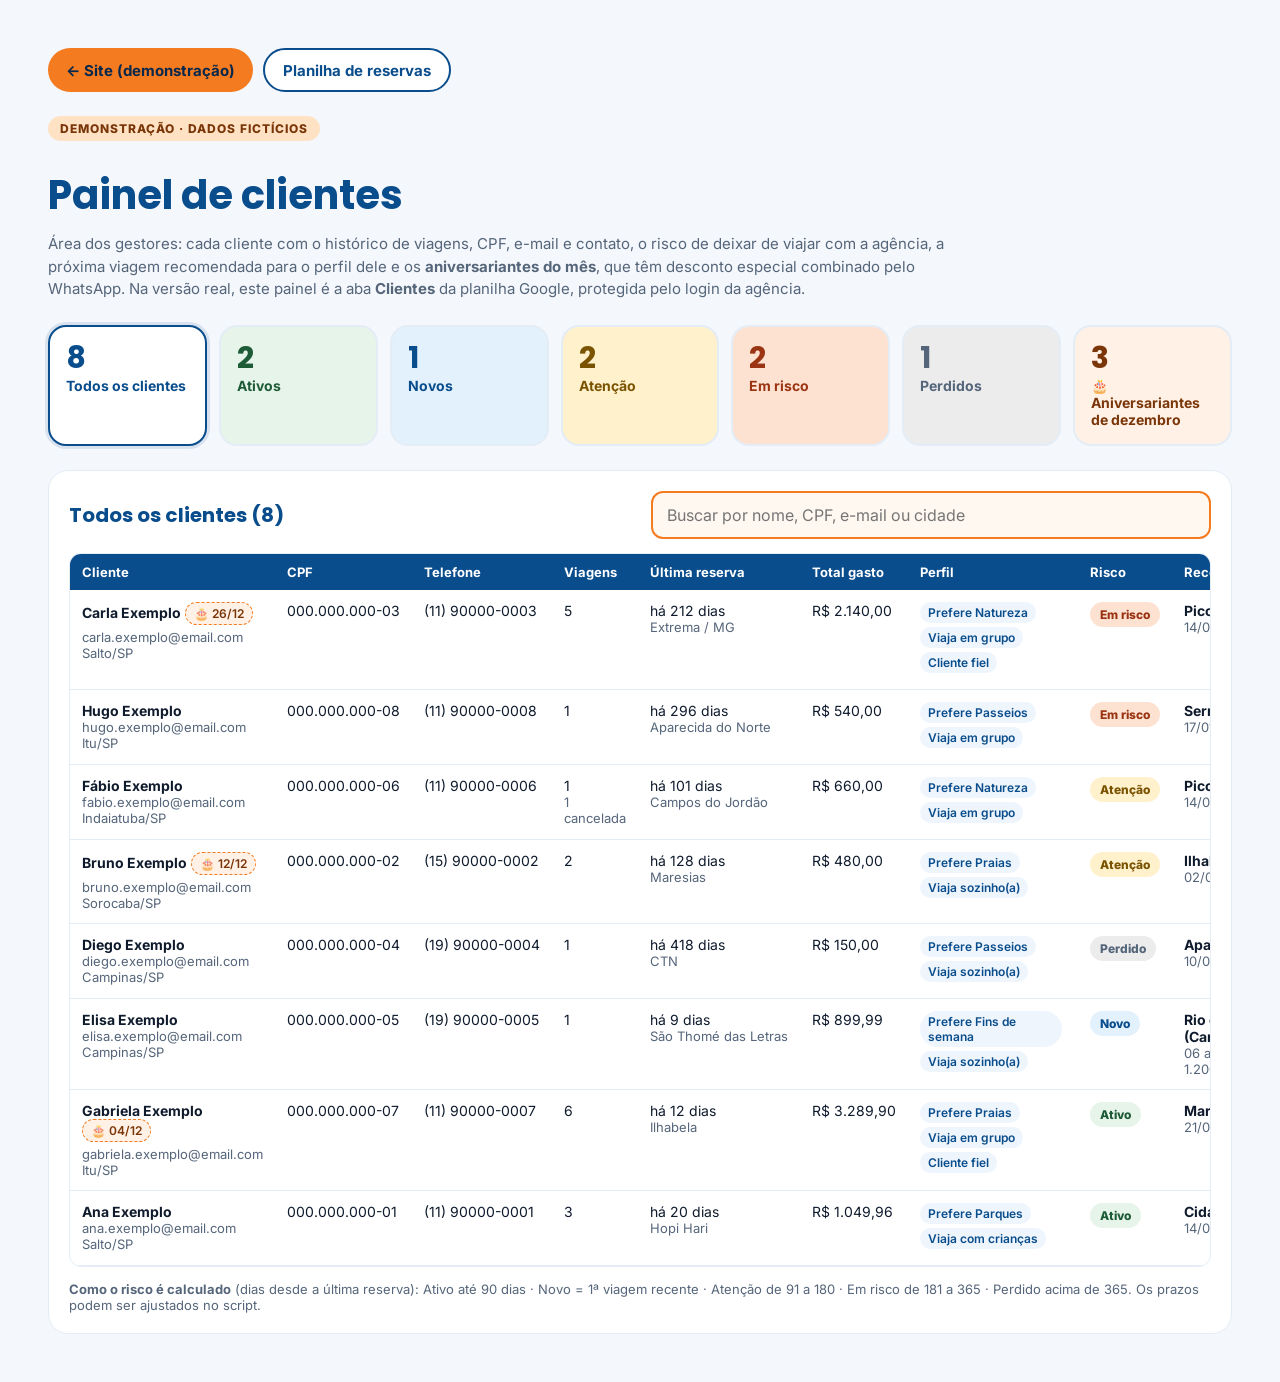
<file: demo/admin.html>
<!doctype html>
<html lang="pt-BR">
<head>
<meta charset="utf-8">
<meta name="viewport" content="width=device-width, initial-scale=1">
<title>Painel de clientes — demonstração | Bora Ali Excursões</title>
<meta name="robots" content="noindex, nofollow">
<link rel="icon" href="/favicon.ico" sizes="any">
<link rel="preconnect" href="https://fonts.googleapis.com">
<link rel="preconnect" href="https://fonts.gstatic.com" crossorigin>
<link href="https://fonts.googleapis.com/css2?family=Poppins:wght@600;700&amp;family=Inter:wght@400;600;700;800&amp;display=swap" rel="stylesheet">
<style>
*{box-sizing:border-box}
body{margin:0;background:#F4F7FB;font-family:'Inter',system-ui,sans-serif;color:#0F1B2D}
a{color:#0A4D8C}
.wrap{max-width:1440px;margin:0 auto;padding:clamp(20px,4vw,48px);display:flex;flex-direction:column;gap:24px}
.tag{align-self:flex-start;font-size:12px;font-weight:800;letter-spacing:1px;color:#7A3608;background:#FFE2C4;padding:5px 12px;border-radius:999px}
h1{font-family:'Poppins',sans-serif;margin:0;font-size:clamp(28px,4vw,40px);color:#0A4D8C}
h2{font-family:'Poppins',sans-serif;margin:0;font-size:20px;color:#0A4D8C}
.muted{color:#55657A;font-size:15px;line-height:1.5;margin:0}
.btn{display:inline-flex;align-items:center;justify-content:center;gap:8px;min-height:44px;padding:10px 18px;border-radius:999px;font:inherit;font-weight:700;font-size:15px;text-decoration:none;cursor:pointer;border:none}
.btn-o{background:#F47B20;color:#06284D}.btn-b{background:#FFFFFF;color:#0A4D8C;border:2px solid #0A4D8C}
.kpis{display:grid;grid-template-columns:repeat(auto-fit,minmax(150px,1fr));gap:12px}
.kpi{background:#FFFFFF;border:2px solid #E4EDF6;border-radius:18px;padding:16px;text-align:left;cursor:pointer;font:inherit;display:flex;flex-direction:column;gap:4px;min-height:88px}
.kpi[aria-pressed="true"]{border-color:#0A4D8C;box-shadow:0 0 0 3px rgba(10,77,140,.12)}
.kpi b{font-family:'Poppins',sans-serif;font-size:30px;line-height:1}
.kpi span{font-size:14px;font-weight:700}
.card{background:#FFFFFF;border:1px solid #E4EDF6;border-radius:20px;padding:20px;display:flex;flex-direction:column;gap:14px;min-width:0}
.busca{flex:1 1 320px;max-width:560px;font:inherit;font-size:16px;padding:12px 14px;min-height:48px;border:2px solid #F47B20;border-radius:12px;background:#FFF8F0;outline:none}
.tabela{overflow-x:auto;border:1px solid #E4EDF6;border-radius:12px}
table{border-collapse:collapse;width:100%;min-width:1180px}
th{padding:10px 12px;text-align:left;font-size:13px;color:#FFFFFF;background:#0A4D8C;white-space:nowrap}
td{padding:12px;font-size:14px;border-bottom:1px solid #E4EDF6;vertical-align:top}
tr:hover td{background:#F7FAFE}
.risco{display:inline-block;font-weight:800;font-size:12px;padding:5px 10px;border-radius:999px;white-space:nowrap}
.r-Ativo{background:#E6F4EA;color:#1E5B37}.r-Novo{background:#E2F1FC;color:#0A4D8C}.r-Atenção{background:#FFF1CC;color:#7A5300}.r-Em.risco,.r-Emrisco{background:#FDE2D2;color:#9A3412}.r-Perdido{background:#ECECEC;color:#55657A}
.chip{display:inline-block;font-size:12px;font-weight:600;background:#EEF5FC;color:#0A4D8C;padding:3px 8px;border-radius:999px;margin:0 4px 4px 0}
.small{font-size:13px;color:#55657A}
.overlay{position:fixed;inset:0;z-index:20;display:flex;justify-content:flex-end}
.overlay[hidden]{display:none}
.fundo{position:absolute;inset:0;background:rgba(6,40,77,.55);border:none;cursor:pointer}
.ficha{position:relative;width:100%;max-width:620px;height:100%;overflow-y:auto;background:#FFFFFF;display:flex;flex-direction:column;animation:entra .3s ease-out}
@keyframes entra{from{transform:translateX(100%)}to{transform:none}}
.ficha-top{background:#0A4D8C;color:#FFFFFF;padding:22px 24px;display:flex;flex-direction:column;gap:6px;position:sticky;top:0;z-index:1}
.ficha-corpo{padding:22px 24px 32px;display:flex;flex-direction:column;gap:18px}
.dados{display:grid;grid-template-columns:repeat(auto-fit,minmax(200px,1fr));gap:10px 18px;font-size:14px}
.dados div span{display:block;font-size:12px;color:#55657A;font-weight:700;text-transform:uppercase;letter-spacing:.5px}
.msg{width:100%;font:inherit;font-size:14px;line-height:1.5;padding:12px;border:1.5px solid #C9D8E8;border-radius:12px;min-height:110px;resize:vertical}
@media (prefers-reduced-motion: reduce){.ficha{animation:none}}
</style>
</head>
<body>
<div class="wrap">
<div style="display:flex;gap:10px;flex-wrap:wrap">
<a class="btn btn-o" href="/?demo=1">← Site (demonstração)</a>
<a class="btn btn-b" href="/demo/planilha">Planilha de reservas</a>
</div>
<span class="tag">DEMONSTRAÇÃO · DADOS FICTÍCIOS</span>
<div style="display:flex;flex-direction:column;gap:8px">
<h1>Painel de clientes</h1>
<p class="muted" style="max-width:900px">Área dos gestores: cada cliente com o histórico de viagens, CPF, e-mail e contato, o risco de deixar de viajar com a agência, a próxima viagem recomendada para o perfil dele e os <strong>aniversariantes do mês</strong>, que têm desconto especial combinado pelo WhatsApp. Na versão real, este painel é a aba <strong>Clientes</strong> da planilha Google, protegida pelo login da agência.</p>
</div>

<div class="kpis" id="kpis" role="group" aria-label="Filtrar por risco"></div>

<div class="card">
<div style="display:flex;gap:12px;flex-wrap:wrap;align-items:center;justify-content:space-between">
<h2 id="titulo-lista">Todos os clientes</h2>
<label for="busca" class="small" style="position:absolute;left:-9999px">Buscar cliente</label>
<input id="busca" class="busca" type="search" placeholder="Buscar por nome, CPF, e-mail ou cidade" autocomplete="off">
</div>
<div class="tabela"><table>
<thead><tr><th>Cliente</th><th>CPF</th><th>Telefone</th><th>Viagens</th><th>Última reserva</th><th>Total gasto</th><th>Perfil</th><th>Risco</th><th>Recomendação</th><th></th></tr></thead>
<tbody id="lista"></tbody>
</table></div>
<p class="small" style="margin:0"><strong>Como o risco é calculado</strong> (dias desde a última reserva): Ativo até 90 dias · Novo = 1ª viagem recente · Atenção de 91 a 180 · Em risco de 181 a 365 · Perdido acima de 365. Os prazos podem ser ajustados no script.</p>
</div>
</div>

<div class="overlay" id="ficha" hidden>
<button type="button" class="fundo" data-fechar aria-label="Fechar ficha"></button>
<div class="ficha" role="dialog" aria-modal="true" aria-labelledby="f-nome">
<div class="ficha-top">
<div style="display:flex;justify-content:space-between;align-items:center;gap:12px">
<span class="small" style="color:#DCE9F7;font-weight:700">FICHA DO CLIENTE</span>
<button type="button" data-fechar aria-label="Fechar" class="btn" style="background:rgba(255,255,255,.14);color:#FFFFFF;width:44px;padding:0">✕</button>
</div>
<span id="f-nome" style="font-family:'Poppins',sans-serif;font-size:24px;font-weight:700"></span>
<span id="f-risco"></span>
</div>
<div class="ficha-corpo">
<div class="dados" id="f-dados"></div>
<div id="f-perfil"></div>
<div class="card" id="f-niver" hidden style="background:#FFF1E6;border-color:#F47B20;border-style:dashed">
<h2 style="color:#7A3608">🎂 Aniversariante do mês</h2>
<p class="muted" id="f-niver-txt" style="color:#33445A"></p>
<label for="f-niver-msg" class="small" style="font-weight:700">Mensagem de parabéns (dá para editar antes de enviar)</label>
<textarea id="f-niver-msg" class="msg"></textarea>
<div id="f-niver-acao" style="display:flex;gap:12px;align-items:center;flex-wrap:wrap"></div>
</div>
<div class="card" style="background:#FFF8F0;border-color:#FFD2AE">
<h2 style="color:#7A3608">Viagem recomendada</h2>
<p class="muted" id="f-rec" style="color:#33445A"></p>
<label for="f-msg" class="small" style="font-weight:700">Mensagem (dá para editar antes de enviar)</label>
<textarea id="f-msg" class="msg"></textarea>
<div id="f-acao"></div>
</div>
<div style="display:flex;flex-direction:column;gap:10px">
<h2>Histórico de viagens</h2>
<div class="tabela"><table style="min-width:560px"><thead><tr><th>Reservado em</th><th>Destino</th><th>Data</th><th>Pessoas</th><th>Valor</th><th>Status</th><th>Código</th></tr></thead><tbody id="f-hist"></tbody></table></div>
</div>
</div>
</div>
</div>

<script>
var CLIENTES = [{"nome": "Gabriela Exemplo", "cpf": "000.000.000-07", "email": "gabriela.exemplo@email.com", "tel": "(11) 90000-0007", "cidade": "Itu/SP", "perfil": ["Prefere Praias", "Viaja em grupo", "Cliente fiel"], "risco": "Ativo", "dias": 12, "canceladas": 0, "gasto": 3289.9, "ultimo": "Ilhabela", "novidades": true, "rec": {"destino": "Maresias", "data": "21/02", "valor": 250}, "hist": [["14/11/2026", "Ilhabela", "02/01", 3, 750, "Sinal pago", "BA-QX12AB"], ["02/09/2026", "Guarujá", "07/09", 2, 460, "Pago", "BA-PL88CD"], ["10/06/2026", "Ubatuba", "22/06", 2, 520, "Pago", "BA-NM43EF"], ["15/03/2026", "Copacabana", "05/04", 3, 899.97, "Pago", "BA-KH21GH"], ["20/01/2026", "Boracéia / Bertioga", "07/02", 2, 460, "Pago", "BA-JD09IJ"], ["05/12/2025", "Prumirim", "20/12", 1, 199.93, "Pago", "BA-HC55KL"]]}, {"nome": "Ana Exemplo", "cpf": "000.000.000-01", "email": "ana.exemplo@email.com", "tel": "(11) 90000-0001", "cidade": "Salto/SP", "perfil": ["Prefere Parques", "Viaja com crianças"], "risco": "Ativo", "dias": 20, "canceladas": 0, "gasto": 1049.96, "ultimo": "Hopi Hari", "novidades": true, "rec": {"destino": "Cidade das Crianças", "data": "14/02", "valor": 230}, "hist": [["06/11/2026", "Hopi Hari", "16/01", 2, 399.98, "Sinal pago", "BA-L2Q4XA"], ["18/07/2026", "Wet'n Wild", "26/07", 2, 480, "Pago", "BA-GG71MN"], ["02/04/2026", "Zoológico de São Paulo", "12/04", 1, 169.98, "Pago", "BA-FF32OP"]]}, {"nome": "Elisa Exemplo", "cpf": "000.000.000-05", "email": "elisa.exemplo@email.com", "tel": "(19) 90000-0005", "cidade": "Campinas/SP", "perfil": ["Prefere Fins de semana", "Viaja sozinho(a)"], "risco": "Novo", "dias": 9, "canceladas": 0, "gasto": 899.99, "ultimo": "São Thomé das Letras", "novidades": true, "rec": {"destino": "Rio de Janeiro (Carnaval)", "data": "06 a 09/02", "valor": 1200}, "hist": [["17/11/2026", "São Thomé das Letras", "27 e 28/02", 1, 899.99, "Aguardando sinal", "BA-RT66QR"]]}, {"nome": "Bruno Exemplo", "cpf": "000.000.000-02", "email": "bruno.exemplo@email.com", "tel": "(15) 90000-0002", "cidade": "Sorocaba/SP", "perfil": ["Prefere Praias", "Viaja sozinho(a)"], "risco": "Atenção", "dias": 128, "canceladas": 0, "gasto": 480, "ultimo": "Maresias", "novidades": true, "rec": {"destino": "Ilhabela", "data": "02/01", "valor": 250}, "hist": [["21/07/2026", "Maresias", "09/08", 1, 250, "Pago", "BA-EE10ST"], ["11/02/2026", "Guarujá", "17/02", 1, 230, "Pago", "BA-DD87UV"]]}, {"nome": "Fábio Exemplo", "cpf": "000.000.000-06", "email": "fabio.exemplo@email.com", "tel": "(11) 90000-0006", "cidade": "Indaiatuba/SP", "perfil": ["Prefere Natureza", "Viaja em grupo"], "risco": "Atenção", "dias": 101, "canceladas": 1, "gasto": 660, "ultimo": "Campos do Jordão", "novidades": true, "rec": {"destino": "Pico do Lopo", "data": "14/02", "valor": 280}, "hist": [["17/08/2026", "Holambra", "30/08", 3, 0, "Cancelada", "BA-CC54WX"], ["03/05/2026", "Campos do Jordão", "24/05", 3, 660, "Pago", "BA-BB21YZ"]]}, {"nome": "Carla Exemplo", "cpf": "000.000.000-03", "email": "carla.exemplo@email.com", "tel": "(11) 90000-0003", "cidade": "Salto/SP", "perfil": ["Prefere Natureza", "Viaja em grupo", "Cliente fiel"], "risco": "Em risco", "dias": 212, "canceladas": 0, "gasto": 2140, "ultimo": "Extrema / MG", "novidades": true, "rec": {"destino": "Pico do Lopo", "data": "14/02", "valor": 280}, "hist": [["28/04/2026", "Extrema / MG", "10/05", 2, 399.98, "Pago", "BA-AA98AB"], ["15/02/2026", "Campos do Jordão", "01/03", 2, 440, "Pago", "BA-ZZ65CD"], ["09/11/2025", "Greencamp", "22/11", 2, 560, "Pago", "BA-YY32EF"], ["20/08/2025", "Holambra", "07/09", 2, 399.98, "Pago", "BA-XX09GH"], ["01/06/2025", "Serra Negra", "15/06", 2, 340.04, "Pago", "BA-WW76IJ"]]}, {"nome": "Hugo Exemplo", "cpf": "000.000.000-08", "email": "hugo.exemplo@email.com", "tel": "(11) 90000-0008", "cidade": "Itu/SP", "perfil": ["Prefere Passeios", "Viaja em grupo"], "risco": "Em risco", "dias": 296, "canceladas": 0, "gasto": 540, "ultimo": "Aparecida do Norte", "novidades": false, "rec": {"destino": "Serra Negra", "data": "17/01", "valor": 199.99}, "hist": [["04/02/2026", "Aparecida do Norte", "15/02", 3, 540, "Pago", "BA-VV43KL"]]}, {"nome": "Diego Exemplo", "cpf": "000.000.000-04", "email": "diego.exemplo@email.com", "tel": "(19) 90000-0004", "cidade": "Campinas/SP", "perfil": ["Prefere Passeios", "Viaja sozinho(a)"], "risco": "Perdido", "dias": 418, "canceladas": 0, "gasto": 150, "ultimo": "CTN", "novidades": true, "rec": {"destino": "Aparecida do Norte", "data": "10/01", "valor": 180}, "hist": [["04/10/2025", "CTN", "19/10", 1, 150, "Pago", "BA-UU10MN"]]}];
(function () {
  var CORES = { 'Ativo': ['#E6F4EA', '#1E5B37'], 'Novo': ['#E2F1FC', '#0A4D8C'], 'Atenção': ['#FFF1CC', '#7A5300'], 'Em risco': ['#FDE2D2', '#9A3412'], 'Perdido': ['#ECECEC', '#55657A'] };
  var ORDEM = ['Em risco', 'Atenção', 'Perdido', 'Novo', 'Ativo'];
  var filtro = 'Todos', ultimoFoco = null;
  function $(id) { return document.getElementById(id); }
  function esc(v) { return String(v == null ? '' : v).replace(/[&<>"']/g, function (c) { return { '&': '&amp;', '<': '&lt;', '>': '&gt;', '"': '&quot;', "'": '&#39;' }[c]; }); }
  function brl(v) { var p = (Math.round(v * 100) / 100).toFixed(2).split('.'); return 'R$ ' + p[0].replace(/\B(?=(\d{3})+(?!\d))/g, '.') + ',' + p[1]; }
  function norm(t) { return String(t || '').normalize('NFD').replace(/[\u0300-\u036f]/g, '').toLowerCase(); }
  function badge(r) { var c = CORES[r]; return '<span class="risco" style="background:' + c[0] + ';color:' + c[1] + '">' + esc(r) + '</span>'; }
  function mensagem(c) {
    var p = c.nome.split(' ')[0];
    var abre = (c.risco === 'Ativo' || c.risco === 'Novo') ? 'Oi, ' + p + '! Tudo bem? 🧡' : 'Oi, ' + p + '! Que saudade de você nas nossas viagens! 🧡';
    return abre + ' Como você curtiu ' + c.ultimo + ', separamos uma que é a sua cara: *' + c.rec.destino + '* em ' + c.rec.data + ', por ' + brl(c.rec.valor) + ' por pessoa. Quer que eu reserve sua vaga? — Bora Ali Excursões';
  }
  // ANIVERSARIANTES: nascimento de cada cliente (na demonstração, alguns fazem aniversário neste mês)
  var MESES = ['janeiro', 'fevereiro', 'março', 'abril', 'maio', 'junho', 'julho', 'agosto', 'setembro', 'outubro', 'novembro', 'dezembro'];
  var hoje = new Date(), MES = hoje.getMonth() + 1;
  var NASC = ['14/03/1988', '22/07/1979', '05/10/1992', '30/01/1985', '18/05/1990', '09/12/1975', '03/08/1996', '27/04/1983'];
  var NIVER_AGORA = [0, 3, 5];
  CLIENTES.forEach(function (c, i) {
    var n = NASC[i % NASC.length].split('/');
    if (NIVER_AGORA.indexOf(i) >= 0) { n[1] = ('0' + MES).slice(-2); n[0] = ('0' + Math.min(28, [hoje.getDate(), 12, 26][NIVER_AGORA.indexOf(i)])).slice(-2); }
    c.nasc = n.join('/'); c.niver = +n[1] === MES; c.diaNiver = +n[0];
  });
  function usadoNiver(c, v) {
    var k = 'boraNiverUsado-' + hoje.getFullYear() + '-' + MES + '-' + c.cpf;
    try { if (v === undefined) return localStorage.getItem(k) === '1'; if (v) localStorage.setItem(k, '1'); else localStorage.removeItem(k); } catch (e) {}
    return !!v;
  }
  function mensagemNiver(c) {
    return 'Feliz aniversário, ' + c.nome.split(' ')[0] + '! 🎂🎉 Aqui é da Bora Ali Excursões.\n\nNo mês do seu aniversário você tem *um desconto especial* nas nossas excursões! Que tal comemorar em *' + c.rec.destino + '* (' + c.rec.data + ')?\n\nResponda esta mensagem que a gente te passa as condições. 💙🧡';
  }
  CLIENTES.sort(function (a, b) { return (ORDEM.indexOf(a.risco) - ORDEM.indexOf(b.risco)) || (b.gasto - a.gasto); });

  function kpis() {
    var cont = { 'Todos': CLIENTES.length };
    CLIENTES.forEach(function (c) { cont[c.risco] = (cont[c.risco] || 0) + 1; });
    cont['Aniversariantes'] = CLIENTES.filter(function (c) { return c.niver; }).length;
    $('kpis').innerHTML = ['Todos', 'Ativo', 'Novo', 'Atenção', 'Em risco', 'Perdido', 'Aniversariantes'].map(function (k) {
      var cor = k === 'Todos' ? ['#FFFFFF', '#0A4D8C'] : k === 'Aniversariantes' ? ['#FFF1E6', '#7A3608'] : CORES[k];
      var rot = { 'Todos': 'Todos os clientes', 'Ativo': 'Ativos', 'Novo': 'Novos', 'Atenção': 'Atenção', 'Em risco': 'Em risco', 'Perdido': 'Perdidos', 'Aniversariantes': '🎂 Aniversariantes de ' + MESES[MES - 1] }[k];
      return '<button type="button" class="kpi" data-filtro="' + k + '" aria-pressed="' + (filtro === k) + '" style="background:' + cor[0] + '"><b style="color:' + cor[1] + '">' + (cont[k] || 0) + '</b><span style="color:' + cor[1] + '">' + rot + '</span></button>';
    }).join('');
  }
  function lista() {
    var t = norm($('busca').value.trim()), dg = $('busca').value.replace(/\D/g, '');
    var vis = CLIENTES.filter(function (c) {
      if (filtro === 'Aniversariantes') { if (!c.niver) return false; }
      else if (filtro !== 'Todos' && c.risco !== filtro) return false;
      if (!t) return true;
      return norm([c.nome, c.email, c.cidade, c.cpf].join(' ')).indexOf(t) >= 0 || (dg.length >= 3 && c.cpf.replace(/\D/g, '').indexOf(dg) >= 0);
    });
    if (filtro === 'Aniversariantes') vis.sort(function (a, b) { return a.diaNiver - b.diaNiver; });
    $('titulo-lista').textContent = (filtro === 'Todos' ? 'Todos os clientes' : filtro === 'Aniversariantes' ? 'Aniversariantes de ' + MESES[MES - 1] + ' (desconto com condições no WhatsApp)' : 'Clientes: ' + filtro) + ' (' + vis.length + ')';
    $('lista').innerHTML = vis.length ? vis.map(function (c) {
      var i = CLIENTES.indexOf(c);
      return '<tr>' +
        '<td><strong>' + esc(c.nome) + '</strong>' + (c.niver ? ' <span class="chip" style="background:#FFF1E6;color:#7A3608;border:1.5px dashed #F47B20">🎂 ' + esc(c.nasc.slice(0, 5)) + (usadoNiver(c) ? ' · desconto usado' : '') + '</span>' : '') + '<div class="small">' + esc(c.email) + '</div><div class="small">' + esc(c.cidade) + '</div></td>' +
        '<td style="white-space:nowrap">' + esc(c.cpf) + '</td>' +
        '<td style="white-space:nowrap">' + esc(c.tel) + '</td>' +
        '<td>' + c.hist.filter(function (h) { return h[5] !== 'Cancelada'; }).length + (c.canceladas ? '<div class="small">' + c.canceladas + ' cancelada</div>' : '') + '</td>' +
        '<td style="white-space:nowrap">há ' + c.dias + ' dias<div class="small">' + esc(c.ultimo) + '</div></td>' +
        '<td style="white-space:nowrap">' + brl(c.gasto) + '</td>' +
        '<td style="min-width:170px">' + c.perfil.map(function (p) { return '<span class="chip">' + esc(p) + '</span>'; }).join('') + '</td>' +
        '<td>' + badge(c.risco) + '</td>' +
        '<td style="min-width:170px"><strong>' + esc(c.rec.destino) + '</strong><div class="small">' + esc(c.rec.data) + ' · ' + brl(c.rec.valor) + '</div></td>' +
        '<td><button type="button" class="btn btn-b" data-ficha="' + i + '" style="white-space:nowrap">Ver ficha</button></td>' +
        '</tr>';
    }).join('') : '<tr><td colspan="10" style="color:#7A3608;background:#FFF1E6">Nenhum cliente encontrado.</td></tr>';
  }
  function abrirFicha(c) {
    ultimoFoco = document.activeElement;
    $('f-nome').textContent = c.nome;
    $('f-risco').innerHTML = badge(c.risco) + ' <span style="color:#DCE9F7;font-size:14px">· última reserva há ' + c.dias + ' dias</span>';
    var feitas = c.hist.filter(function (h) { return h[5] !== 'Cancelada'; }).length;
    $('f-dados').innerHTML = [['CPF', c.cpf], ['Nascimento', c.nasc], ['E-mail', c.email], ['Telefone', c.tel], ['Cidade', c.cidade], ['Viagens', feitas + (c.canceladas ? ' (+' + c.canceladas + ' cancelada)' : '')], ['Total gasto', brl(c.gasto)], ['Aceita novidades', c.novidades ? 'Sim' : 'Não']]
      .map(function (d) { return '<div><span>' + d[0] + '</span>' + esc(d[1]) + '</div>'; }).join('');
    $('f-perfil').innerHTML = c.perfil.map(function (p) { return '<span class="chip" style="font-size:13px;padding:5px 10px">' + esc(p) + '</span>'; }).join('');
    $('f-rec').innerHTML = '<strong>' + esc(c.rec.destino) + '</strong> — ' + esc(c.rec.data) + ' · ' + brl(c.rec.valor) + ' por pessoa. Escolhida pelo perfil e por ser um destino que ' + esc(c.nome.split(' ')[0]) + ' ainda não fez.';
    $('f-msg').value = mensagem(c);
    $('f-niver').hidden = !c.niver;
    if (c.niver) {
      var idade = hoje.getFullYear() - +c.nasc.slice(6);
      $('f-niver-txt').innerHTML = esc(c.nome.split(' ')[0]) + (c.diaNiver < hoje.getDate() ? ' fez' : c.diaNiver === hoje.getDate() ? ' faz hoje' : ' faz') + ' <strong>' + idade + ' anos em ' + esc(c.nasc.slice(0, 5)) + '</strong>. No mês do aniversário tem <strong>desconto especial</strong>, com as condições combinadas pelo WhatsApp.';
      $('f-niver-msg').value = mensagemNiver(c);
      $('f-niver-acao').innerHTML = (c.novidades
        ? '<button type="button" class="btn btn-o" id="enviar-niver">Enviar parabéns + desconto</button>'
        : '<span style="background:#FFFFFF;border-radius:12px;padding:10px 12px;font-size:14px;color:#7A3608"><strong>Sem autorização para novidades:</strong> dê os parabéns só se o cliente chamar.</span>') +
        '<label style="display:inline-flex;align-items:center;gap:8px;font-weight:700;font-size:14px"><input type="checkbox" id="niver-usado" style="width:20px;height:20px;accent-color:#2E8B57"' + (usadoNiver(c) ? ' checked' : '') + '> Desconto usado</label>';
      $('f-niver').setAttribute('data-i', CLIENTES.indexOf(c));
    }
    $('f-acao').innerHTML = c.novidades
      ? '<button type="button" class="btn btn-o" id="enviar">Enviar pelo WhatsApp</button> <span class="small">Na demonstração, o WhatsApp abre para você escolher o contato.</span>'
      : '<p style="margin:0;background:#FFF1E6;border-radius:12px;padding:12px 14px;font-size:14px;color:#7A3608"><strong>Cliente não autorizou receber novidades.</strong> Pela LGPD, só envie sugestões para quem marcou essa opção na reserva.</p>';
    $('f-hist').innerHTML = c.hist.map(function (h) {
      var cor = h[5] === 'Cancelada' ? '#9A3412' : h[5] === 'Pago' ? '#1E5B37' : '#7A3608';
      return '<tr><td>' + esc(h[0]) + '</td><td><strong>' + esc(h[1]) + '</strong></td><td>' + esc(h[2]) + '</td><td>' + h[3] + '</td><td style="white-space:nowrap">' + (h[4] ? brl(h[4]) : '—') + '</td><td style="color:' + cor + ';font-weight:700">' + esc(h[5]) + '</td><td style="white-space:nowrap">' + esc(h[6]) + '</td></tr>';
    }).join('');
    $('ficha').hidden = false;
    document.body.style.overflow = 'hidden';
    $('ficha').querySelector('[role=dialog]').scrollTop = 0;
    $('ficha').querySelector('[data-fechar].btn').focus();
  }
  function fechar() { $('ficha').hidden = true; document.body.style.overflow = ''; if (ultimoFoco) ultimoFoco.focus(); }

  $('kpis').addEventListener('click', function (e) { var b = e.target.closest('[data-filtro]'); if (!b) return; filtro = b.getAttribute('data-filtro'); kpis(); lista(); });
  $('busca').addEventListener('input', lista);
  $('lista').addEventListener('click', function (e) { var b = e.target.closest('[data-ficha]'); if (b) abrirFicha(CLIENTES[+b.getAttribute('data-ficha')]); });
  $('ficha').addEventListener('click', function (e) {
    if (e.target.closest('[data-fechar]')) { fechar(); return; }
    if (e.target.id === 'enviar') window.open('https://wa.me/?text=' + encodeURIComponent($('f-msg').value), '_blank', 'noopener');
    if (e.target.id === 'enviar-niver') window.open('https://wa.me/?text=' + encodeURIComponent($('f-niver-msg').value), '_blank', 'noopener');
  });
  $('ficha').addEventListener('keydown', function (e) { if (e.key === 'Escape') fechar(); });
  $('ficha').addEventListener('change', function (e) {
    if (e.target.id !== 'niver-usado') return;
    usadoNiver(CLIENTES[+$('f-niver').getAttribute('data-i')], e.target.checked); lista();
  });
  kpis(); lista();
})();
</script>
</body>
</html>
</file>
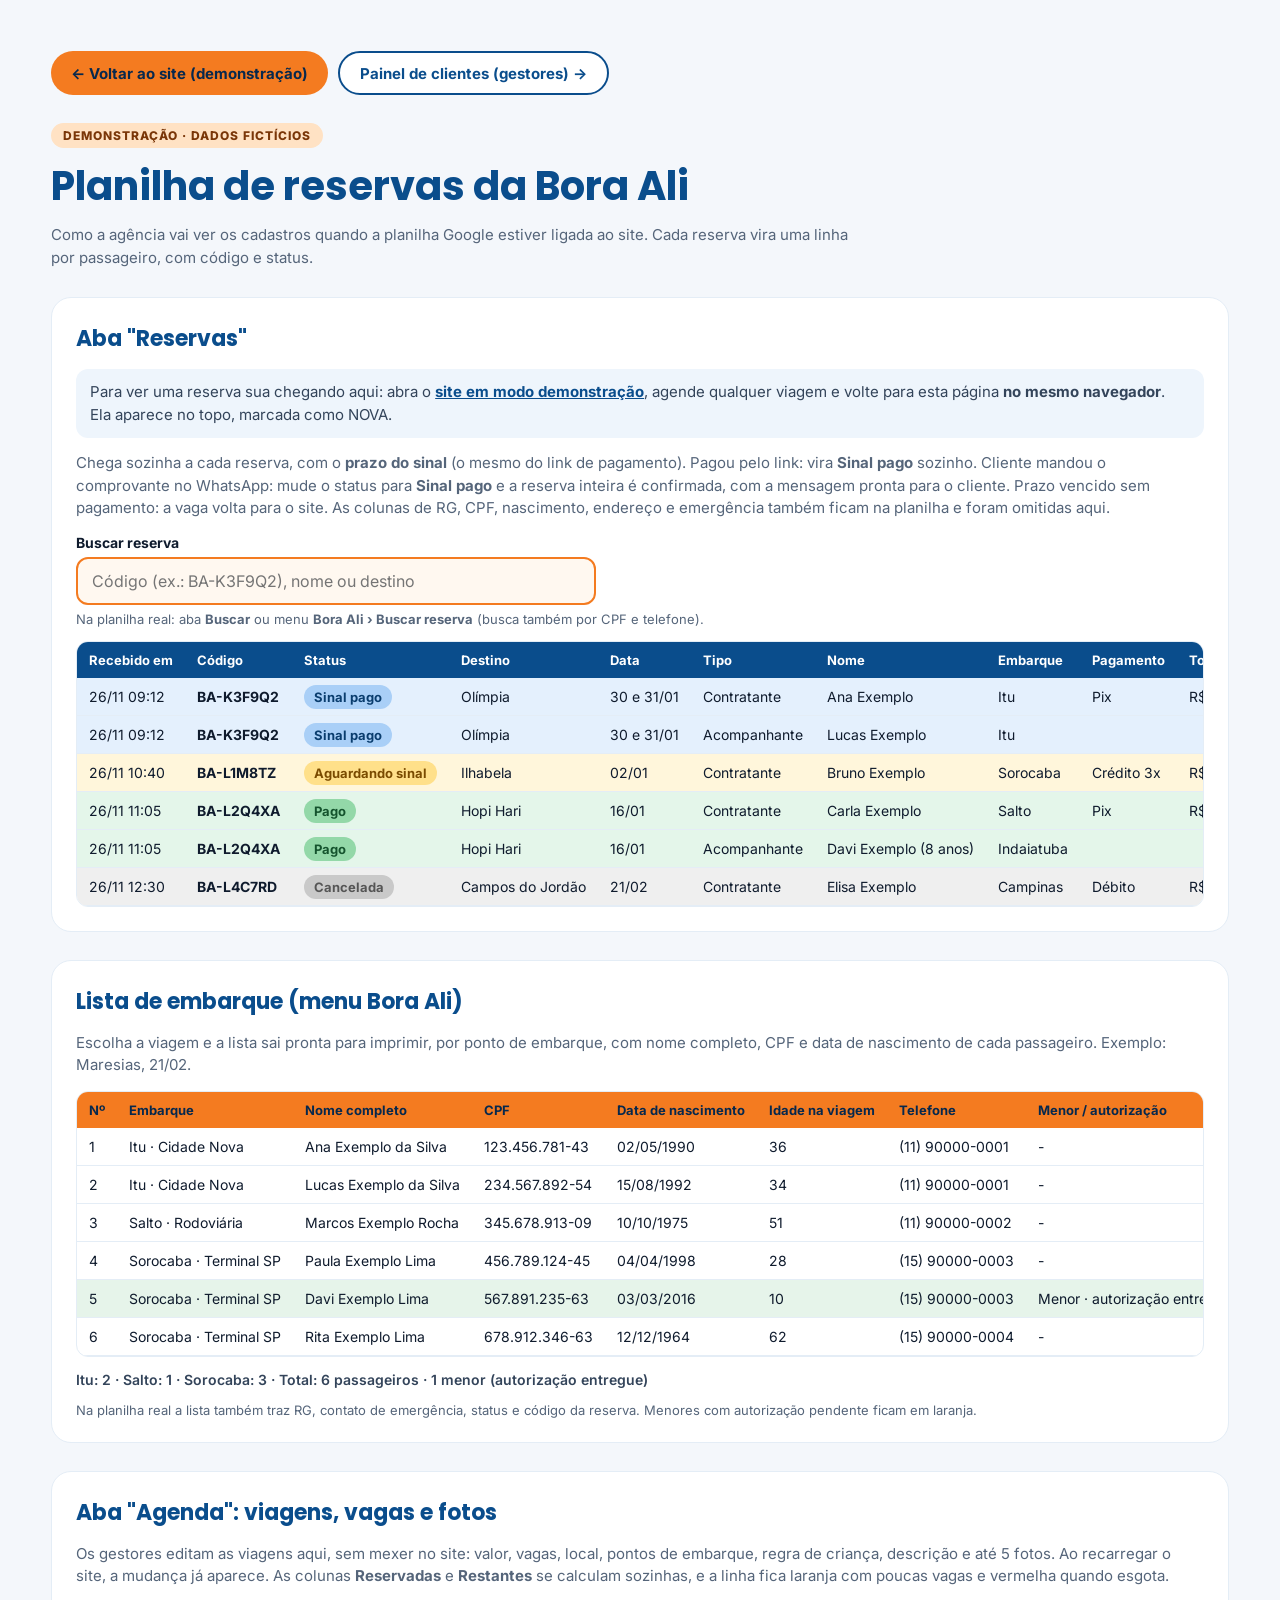
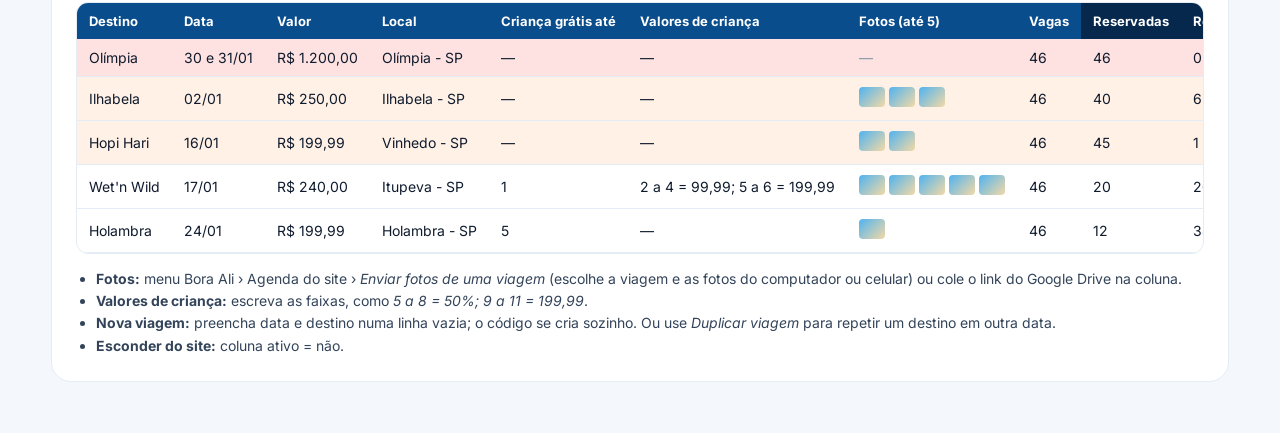
<file: demo/planilha.html>
<!doctype html>
<html lang="pt-BR">
<head>
<meta charset="utf-8">
<meta name="viewport" content="width=device-width, initial-scale=1">
<title>Planilha de reservas — demonstração | Bora Ali Excursões</title>
<meta name="robots" content="noindex, nofollow">
<link rel="icon" href="/favicon.ico" sizes="any">
<link rel="preconnect" href="https://fonts.googleapis.com">
<link rel="preconnect" href="https://fonts.gstatic.com" crossorigin>
<link href="https://fonts.googleapis.com/css2?family=Poppins:wght@600;700&amp;family=Inter:wght@400;600;700&amp;display=swap" rel="stylesheet">
<style>body{margin:0;background:#F4F7FB}*{box-sizing:border-box}</style>
</head>
<body>
<!-- Página só para apresentação: mostra como a planilha de reservas vai ficar. Dados fictícios. -->
<div style="max-width: 1440px; margin: 0 auto; box-sizing: border-box; padding: clamp(20px, 4vw, 56px); background: #F4F7FB; font-family: 'Inter', system-ui, sans-serif; color: #0F1B2D; display: flex; flex-direction: column; gap: 28px">
<div style="display: flex; gap: 10px; flex-wrap: wrap"><a href="/?demo=1" style="display: inline-flex; align-items: center; gap: 8px; background: #F47B20; color: #06284D; font-weight: 700; font-size: 15px; text-decoration: none; padding: 12px 20px; border-radius: 999px; min-height: 44px">← Voltar ao site (demonstração)</a>
<a href="/demo/admin" style="display: inline-flex; align-items: center; gap: 8px; background: #FFFFFF; border: 2px solid #0A4D8C; color: #0A4D8C; font-weight: 700; font-size: 15px; text-decoration: none; padding: 10px 20px; border-radius: 999px; min-height: 44px">Painel de clientes (gestores) →</a></div>
<div style="display: flex; justify-content: space-between; align-items: flex-end; gap: 24px; flex-wrap: wrap">
<div style="display: flex; flex-direction: column; gap: 8px">
<span style="align-self: flex-start; font-size: 12px; font-weight: 800; letter-spacing: 1px; color: #7A3608; background: #FFE2C4; padding: 5px 12px; border-radius: 999px">DEMONSTRAÇÃO · DADOS FICTÍCIOS</span>
<h1 style="font-family: 'Poppins', sans-serif; margin: 0; font-size: clamp(28px, 4vw, 40px); font-weight: 700; color: #0A4D8C">Planilha de reservas da Bora Ali</h1>
<p style="margin: 0; font-size: 15px; line-height: 1.5; color: #55657A; max-width: 820px">Como a agência vai ver os cadastros quando a planilha Google estiver ligada ao site. Cada reserva vira uma linha por passageiro, com código e status.</p>
</div>
</div>

<div style="background: #FFFFFF; border: 1px solid #E4EDF6; border-radius: 20px; padding: 24px; display: flex; flex-direction: column; gap: 14px; min-width: 0">
<div style="display: flex; justify-content: space-between; align-items: center; gap: 12px; flex-wrap: wrap">
<h2 style="font-family: 'Poppins', sans-serif; margin: 0; font-size: 22px; font-weight: 700; color: #0A4D8C">Aba "Reservas"</h2>
<button type="button" id="limpar-teste" hidden style="font-family: inherit; cursor: pointer; border: 2px solid #0A4D8C; background: #FFFFFF; color: #0A4D8C; font-weight: 700; font-size: 14px; padding: 8px 16px; border-radius: 999px; min-height: 44px">Apagar reservas de teste</button>
</div>
<p id="sem-teste" style="margin: 0; background: #EEF5FC; border-radius: 12px; padding: 12px 14px; font-size: 15px; line-height: 1.5; color: #33445A">Para ver uma reserva sua chegando aqui: abra o <a href="/?demo=1" style="color: #0A4D8C; font-weight: 700">site em modo demonstração</a>, agende qualquer viagem e volte para esta página <strong>no mesmo navegador</strong>. Ela aparece no topo, marcada como NOVA.</p>
<p id="aviso-teste" role="status" hidden style="margin: 0; background: #E6F4EA; border: 1.5px solid #2E8B57; color: #1E5B37; border-radius: 12px; padding: 12px 14px; font-size: 15px; font-weight: 600"></p>
<p style="margin: 0; font-size: 15px; line-height: 1.5; color: #55657A">Chega sozinha a cada reserva, com o <strong>prazo do sinal</strong> (o mesmo do link de pagamento). Pagou pelo link: vira <strong>Sinal pago</strong> sozinho. Cliente mandou o comprovante no WhatsApp: mude o status para <strong>Sinal pago</strong> e a reserva inteira é confirmada, com a mensagem pronta para o cliente. Prazo vencido sem pagamento: a vaga volta para o site. As colunas de RG, CPF, nascimento, endereço e emergência também ficam na planilha e foram omitidas aqui.</p>
<div style="display: flex; flex-direction: column; gap: 6px">
<label for="busca-reserva" style="font-size: 14px; font-weight: 700; color: #0F1B2D">Buscar reserva</label>
<div style="display: flex; gap: 10px; flex-wrap: wrap; align-items: center">
<input id="busca-reserva" type="search" autocomplete="off" placeholder="Código (ex.: BA-K3F9Q2), nome ou destino" style="flex: 1 1 320px; max-width: 520px; box-sizing: border-box; font: inherit; font-size: 16px; padding: 12px 14px; min-height: 48px; border: 2px solid #F47B20; border-radius: 12px; background: #FFF8F0; outline: none">
<span id="busca-info" aria-live="polite" style="font-size: 14px; color: #55657A"></span>
</div>
<span style="font-size: 13px; color: #55657A">Na planilha real: aba <strong>Buscar</strong> ou menu <strong>Bora Ali › Buscar reserva</strong> (busca também por CPF e telefone).</span>
</div>
<div style="overflow-x: auto; border-radius: 12px; border: 1px solid #E4EDF6"><table id="tabela-reservas" style="border-collapse: collapse; width: 100%; min-width: 1100px"><thead><tr><th style="padding: 10px 12px; text-align: left; font-size: 13px; font-weight: 700; color: #FFFFFF; background: #0A4D8C; white-space: nowrap">Recebido em</th><th style="padding: 10px 12px; text-align: left; font-size: 13px; font-weight: 700; color: #FFFFFF; background: #0A4D8C; white-space: nowrap">Código</th><th style="padding: 10px 12px; text-align: left; font-size: 13px; font-weight: 700; color: #FFFFFF; background: #0A4D8C; white-space: nowrap">Status</th><th style="padding: 10px 12px; text-align: left; font-size: 13px; font-weight: 700; color: #FFFFFF; background: #0A4D8C; white-space: nowrap">Destino</th><th style="padding: 10px 12px; text-align: left; font-size: 13px; font-weight: 700; color: #FFFFFF; background: #0A4D8C; white-space: nowrap">Data</th><th style="padding: 10px 12px; text-align: left; font-size: 13px; font-weight: 700; color: #FFFFFF; background: #0A4D8C; white-space: nowrap">Tipo</th><th style="padding: 10px 12px; text-align: left; font-size: 13px; font-weight: 700; color: #FFFFFF; background: #0A4D8C; white-space: nowrap">Nome</th><th style="padding: 10px 12px; text-align: left; font-size: 13px; font-weight: 700; color: #FFFFFF; background: #0A4D8C; white-space: nowrap">Embarque</th><th style="padding: 10px 12px; text-align: left; font-size: 13px; font-weight: 700; color: #FFFFFF; background: #0A4D8C; white-space: nowrap">Pagamento</th><th style="padding: 10px 12px; text-align: left; font-size: 13px; font-weight: 700; color: #FFFFFF; background: #0A4D8C; white-space: nowrap">Total</th><th style="padding: 10px 12px; text-align: left; font-size: 13px; font-weight: 700; color: #FFFFFF; background: #0A4D8C; white-space: nowrap">Sinal (50%)</th></tr></thead><tbody id="linhas-reservas">
<tr><td style="padding: 10px 12px; font-size: 14px; color: #0F1B2D; border-bottom: 1px solid #E4EDF6; white-space: nowrap">26/11 09:12</td><td style="padding: 10px 12px; font-size: 14px; color: #0F1B2D; border-bottom: 1px solid #E4EDF6; white-space: nowrap"><strong>BA-K3F9Q2</strong></td><td style="padding: 10px 12px; font-size: 14px; color: #0F1B2D; border-bottom: 1px solid #E4EDF6; white-space: nowrap"><span style="background: #E2F1FC; color: #0A4D8C; font-weight: 700; font-size: 13px; padding: 4px 10px; border-radius: 999px">Sinal pago</span></td><td style="padding: 10px 12px; font-size: 14px; color: #0F1B2D; border-bottom: 1px solid #E4EDF6; white-space: nowrap">Olímpia</td><td style="padding: 10px 12px; font-size: 14px; color: #0F1B2D; border-bottom: 1px solid #E4EDF6; white-space: nowrap">30 e 31/01</td><td style="padding: 10px 12px; font-size: 14px; color: #0F1B2D; border-bottom: 1px solid #E4EDF6; white-space: nowrap">Contratante</td><td style="padding: 10px 12px; font-size: 14px; color: #0F1B2D; border-bottom: 1px solid #E4EDF6; white-space: nowrap">Ana Exemplo</td><td style="padding: 10px 12px; font-size: 14px; color: #0F1B2D; border-bottom: 1px solid #E4EDF6; white-space: nowrap">Itu</td><td style="padding: 10px 12px; font-size: 14px; color: #0F1B2D; border-bottom: 1px solid #E4EDF6; white-space: nowrap">Pix</td><td style="padding: 10px 12px; font-size: 14px; color: #0F1B2D; border-bottom: 1px solid #E4EDF6; white-space: nowrap">R$ 2.400,00</td><td style="padding: 10px 12px; font-size: 14px; color: #0F1B2D; border-bottom: 1px solid #E4EDF6; white-space: nowrap">R$ 1.200,00</td></tr>
<tr><td style="padding: 10px 12px; font-size: 14px; color: #0F1B2D; border-bottom: 1px solid #E4EDF6; white-space: nowrap">26/11 09:12</td><td style="padding: 10px 12px; font-size: 14px; color: #0F1B2D; border-bottom: 1px solid #E4EDF6; white-space: nowrap"><strong>BA-K3F9Q2</strong></td><td style="padding: 10px 12px; font-size: 14px; color: #0F1B2D; border-bottom: 1px solid #E4EDF6; white-space: nowrap"><span style="background: #E2F1FC; color: #0A4D8C; font-weight: 700; font-size: 13px; padding: 4px 10px; border-radius: 999px">Sinal pago</span></td><td style="padding: 10px 12px; font-size: 14px; color: #0F1B2D; border-bottom: 1px solid #E4EDF6; white-space: nowrap">Olímpia</td><td style="padding: 10px 12px; font-size: 14px; color: #0F1B2D; border-bottom: 1px solid #E4EDF6; white-space: nowrap">30 e 31/01</td><td style="padding: 10px 12px; font-size: 14px; color: #0F1B2D; border-bottom: 1px solid #E4EDF6; white-space: nowrap">Acompanhante</td><td style="padding: 10px 12px; font-size: 14px; color: #0F1B2D; border-bottom: 1px solid #E4EDF6; white-space: nowrap">Lucas Exemplo</td><td style="padding: 10px 12px; font-size: 14px; color: #0F1B2D; border-bottom: 1px solid #E4EDF6; white-space: nowrap">Itu</td><td style="padding: 10px 12px; font-size: 14px; color: #0F1B2D; border-bottom: 1px solid #E4EDF6; white-space: nowrap"></td><td style="padding: 10px 12px; font-size: 14px; color: #0F1B2D; border-bottom: 1px solid #E4EDF6; white-space: nowrap"></td><td style="padding: 10px 12px; font-size: 14px; color: #0F1B2D; border-bottom: 1px solid #E4EDF6; white-space: nowrap"></td></tr>
<tr><td style="padding: 10px 12px; font-size: 14px; color: #0F1B2D; border-bottom: 1px solid #E4EDF6; white-space: nowrap">26/11 10:40</td><td style="padding: 10px 12px; font-size: 14px; color: #0F1B2D; border-bottom: 1px solid #E4EDF6; white-space: nowrap"><strong>BA-L1M8TZ</strong></td><td style="padding: 10px 12px; font-size: 14px; color: #0F1B2D; border-bottom: 1px solid #E4EDF6; white-space: nowrap"><span style="background: #FFF1E6; color: #7A3608; font-weight: 700; font-size: 13px; padding: 4px 10px; border-radius: 999px">Aguardando sinal</span></td><td style="padding: 10px 12px; font-size: 14px; color: #0F1B2D; border-bottom: 1px solid #E4EDF6; white-space: nowrap">Ilhabela</td><td style="padding: 10px 12px; font-size: 14px; color: #0F1B2D; border-bottom: 1px solid #E4EDF6; white-space: nowrap">02/01</td><td style="padding: 10px 12px; font-size: 14px; color: #0F1B2D; border-bottom: 1px solid #E4EDF6; white-space: nowrap">Contratante</td><td style="padding: 10px 12px; font-size: 14px; color: #0F1B2D; border-bottom: 1px solid #E4EDF6; white-space: nowrap">Bruno Exemplo</td><td style="padding: 10px 12px; font-size: 14px; color: #0F1B2D; border-bottom: 1px solid #E4EDF6; white-space: nowrap">Sorocaba</td><td style="padding: 10px 12px; font-size: 14px; color: #0F1B2D; border-bottom: 1px solid #E4EDF6; white-space: nowrap">Crédito 3x</td><td style="padding: 10px 12px; font-size: 14px; color: #0F1B2D; border-bottom: 1px solid #E4EDF6; white-space: nowrap">R$ 250,00</td><td style="padding: 10px 12px; font-size: 14px; color: #0F1B2D; border-bottom: 1px solid #E4EDF6; white-space: nowrap">R$ 125,00</td></tr>
<tr><td style="padding: 10px 12px; font-size: 14px; color: #0F1B2D; border-bottom: 1px solid #E4EDF6; white-space: nowrap">26/11 11:05</td><td style="padding: 10px 12px; font-size: 14px; color: #0F1B2D; border-bottom: 1px solid #E4EDF6; white-space: nowrap"><strong>BA-L2Q4XA</strong></td><td style="padding: 10px 12px; font-size: 14px; color: #0F1B2D; border-bottom: 1px solid #E4EDF6; white-space: nowrap"><span style="background: #E6F4EA; color: #1E5B37; font-weight: 700; font-size: 13px; padding: 4px 10px; border-radius: 999px">Pago</span></td><td style="padding: 10px 12px; font-size: 14px; color: #0F1B2D; border-bottom: 1px solid #E4EDF6; white-space: nowrap">Hopi Hari</td><td style="padding: 10px 12px; font-size: 14px; color: #0F1B2D; border-bottom: 1px solid #E4EDF6; white-space: nowrap">16/01</td><td style="padding: 10px 12px; font-size: 14px; color: #0F1B2D; border-bottom: 1px solid #E4EDF6; white-space: nowrap">Contratante</td><td style="padding: 10px 12px; font-size: 14px; color: #0F1B2D; border-bottom: 1px solid #E4EDF6; white-space: nowrap">Carla Exemplo</td><td style="padding: 10px 12px; font-size: 14px; color: #0F1B2D; border-bottom: 1px solid #E4EDF6; white-space: nowrap">Salto</td><td style="padding: 10px 12px; font-size: 14px; color: #0F1B2D; border-bottom: 1px solid #E4EDF6; white-space: nowrap">Pix</td><td style="padding: 10px 12px; font-size: 14px; color: #0F1B2D; border-bottom: 1px solid #E4EDF6; white-space: nowrap">R$ 399,98</td><td style="padding: 10px 12px; font-size: 14px; color: #0F1B2D; border-bottom: 1px solid #E4EDF6; white-space: nowrap">R$ 199,99</td></tr>
<tr><td style="padding: 10px 12px; font-size: 14px; color: #0F1B2D; border-bottom: 1px solid #E4EDF6; white-space: nowrap">26/11 11:05</td><td style="padding: 10px 12px; font-size: 14px; color: #0F1B2D; border-bottom: 1px solid #E4EDF6; white-space: nowrap"><strong>BA-L2Q4XA</strong></td><td style="padding: 10px 12px; font-size: 14px; color: #0F1B2D; border-bottom: 1px solid #E4EDF6; white-space: nowrap"><span style="background: #E6F4EA; color: #1E5B37; font-weight: 700; font-size: 13px; padding: 4px 10px; border-radius: 999px">Pago</span></td><td style="padding: 10px 12px; font-size: 14px; color: #0F1B2D; border-bottom: 1px solid #E4EDF6; white-space: nowrap">Hopi Hari</td><td style="padding: 10px 12px; font-size: 14px; color: #0F1B2D; border-bottom: 1px solid #E4EDF6; white-space: nowrap">16/01</td><td style="padding: 10px 12px; font-size: 14px; color: #0F1B2D; border-bottom: 1px solid #E4EDF6; white-space: nowrap">Acompanhante</td><td style="padding: 10px 12px; font-size: 14px; color: #0F1B2D; border-bottom: 1px solid #E4EDF6; white-space: nowrap">Davi Exemplo (8 anos)</td><td style="padding: 10px 12px; font-size: 14px; color: #0F1B2D; border-bottom: 1px solid #E4EDF6; white-space: nowrap">Indaiatuba</td><td style="padding: 10px 12px; font-size: 14px; color: #0F1B2D; border-bottom: 1px solid #E4EDF6; white-space: nowrap"></td><td style="padding: 10px 12px; font-size: 14px; color: #0F1B2D; border-bottom: 1px solid #E4EDF6; white-space: nowrap"></td><td style="padding: 10px 12px; font-size: 14px; color: #0F1B2D; border-bottom: 1px solid #E4EDF6; white-space: nowrap"></td></tr>
<tr><td style="padding: 10px 12px; font-size: 14px; color: #0F1B2D; border-bottom: 1px solid #E4EDF6; white-space: nowrap">26/11 12:30</td><td style="padding: 10px 12px; font-size: 14px; color: #0F1B2D; border-bottom: 1px solid #E4EDF6; white-space: nowrap"><strong>BA-L4C7RD</strong></td><td style="padding: 10px 12px; font-size: 14px; color: #0F1B2D; border-bottom: 1px solid #E4EDF6; white-space: nowrap"><span style="background: #F1F1F1; color: #55657A; font-weight: 700; font-size: 13px; padding: 4px 10px; border-radius: 999px">Cancelada</span></td><td style="padding: 10px 12px; font-size: 14px; color: #0F1B2D; border-bottom: 1px solid #E4EDF6; white-space: nowrap">Campos do Jordão</td><td style="padding: 10px 12px; font-size: 14px; color: #0F1B2D; border-bottom: 1px solid #E4EDF6; white-space: nowrap">21/02</td><td style="padding: 10px 12px; font-size: 14px; color: #0F1B2D; border-bottom: 1px solid #E4EDF6; white-space: nowrap">Contratante</td><td style="padding: 10px 12px; font-size: 14px; color: #0F1B2D; border-bottom: 1px solid #E4EDF6; white-space: nowrap">Elisa Exemplo</td><td style="padding: 10px 12px; font-size: 14px; color: #0F1B2D; border-bottom: 1px solid #E4EDF6; white-space: nowrap">Campinas</td><td style="padding: 10px 12px; font-size: 14px; color: #0F1B2D; border-bottom: 1px solid #E4EDF6; white-space: nowrap">Débito</td><td style="padding: 10px 12px; font-size: 14px; color: #0F1B2D; border-bottom: 1px solid #E4EDF6; white-space: nowrap">R$ 220,00</td><td style="padding: 10px 12px; font-size: 14px; color: #0F1B2D; border-bottom: 1px solid #E4EDF6; white-space: nowrap">R$ 110,00</td></tr>
</tbody></table></div>
</div>

<div style="display: grid; grid-template-columns: repeat(auto-fit, minmax(min(100%, 520px), 1fr)); gap: 28px">
<div style="grid-column: 1 / -1; background: #FFFFFF; border: 1px solid #E4EDF6; border-radius: 20px; padding: 24px; display: flex; flex-direction: column; gap: 14px; min-width: 0">
<h2 style="font-family: 'Poppins', sans-serif; margin: 0; font-size: 22px; font-weight: 700; color: #0A4D8C">Lista de embarque (menu Bora Ali)</h2>
<p style="margin: 0; font-size: 15px; line-height: 1.5; color: #55657A">Escolha a viagem e a lista sai pronta para imprimir, por ponto de embarque, com nome completo, CPF e data de nascimento de cada passageiro. Exemplo: Maresias, 21/02.</p>
<div style="overflow-x: auto; border-radius: 12px; border: 1px solid #E4EDF6"><table style="border-collapse: collapse; width: 100%"><thead><tr><th style="padding: 10px 12px; text-align: left; font-size: 13px; font-weight: 700; color: #06284D; background: #F47B20; white-space: nowrap">Nº</th><th style="padding: 10px 12px; text-align: left; font-size: 13px; font-weight: 700; color: #06284D; background: #F47B20; white-space: nowrap">Embarque</th><th style="padding: 10px 12px; text-align: left; font-size: 13px; font-weight: 700; color: #06284D; background: #F47B20; white-space: nowrap">Nome completo</th><th style="padding: 10px 12px; text-align: left; font-size: 13px; font-weight: 700; color: #06284D; background: #F47B20; white-space: nowrap">CPF</th><th style="padding: 10px 12px; text-align: left; font-size: 13px; font-weight: 700; color: #06284D; background: #F47B20; white-space: nowrap">Data de nascimento</th><th style="padding: 10px 12px; text-align: left; font-size: 13px; font-weight: 700; color: #06284D; background: #F47B20; white-space: nowrap">Idade na viagem</th><th style="padding: 10px 12px; text-align: left; font-size: 13px; font-weight: 700; color: #06284D; background: #F47B20; white-space: nowrap">Telefone</th><th style="padding: 10px 12px; text-align: left; font-size: 13px; font-weight: 700; color: #06284D; background: #F47B20; white-space: nowrap">Menor / autorização</th></tr></thead><tbody><tr><td style="padding: 10px 12px; font-size: 14px; color: #0F1B2D; border-bottom: 1px solid #E4EDF6; white-space: nowrap">1</td><td style="padding: 10px 12px; font-size: 14px; color: #0F1B2D; border-bottom: 1px solid #E4EDF6; white-space: nowrap">Itu · Cidade Nova</td><td style="padding: 10px 12px; font-size: 14px; color: #0F1B2D; border-bottom: 1px solid #E4EDF6; white-space: nowrap">Ana Exemplo da Silva</td><td style="padding: 10px 12px; font-size: 14px; color: #0F1B2D; border-bottom: 1px solid #E4EDF6; white-space: nowrap">123.456.781-43</td><td style="padding: 10px 12px; font-size: 14px; color: #0F1B2D; border-bottom: 1px solid #E4EDF6; white-space: nowrap">02/05/1990</td><td style="padding: 10px 12px; font-size: 14px; color: #0F1B2D; border-bottom: 1px solid #E4EDF6; white-space: nowrap">36</td><td style="padding: 10px 12px; font-size: 14px; color: #0F1B2D; border-bottom: 1px solid #E4EDF6; white-space: nowrap">(11) 90000-0001</td><td style="padding: 10px 12px; font-size: 14px; color: #0F1B2D; border-bottom: 1px solid #E4EDF6; white-space: nowrap">-</td></tr><tr><td style="padding: 10px 12px; font-size: 14px; color: #0F1B2D; border-bottom: 1px solid #E4EDF6; white-space: nowrap">2</td><td style="padding: 10px 12px; font-size: 14px; color: #0F1B2D; border-bottom: 1px solid #E4EDF6; white-space: nowrap">Itu · Cidade Nova</td><td style="padding: 10px 12px; font-size: 14px; color: #0F1B2D; border-bottom: 1px solid #E4EDF6; white-space: nowrap">Lucas Exemplo da Silva</td><td style="padding: 10px 12px; font-size: 14px; color: #0F1B2D; border-bottom: 1px solid #E4EDF6; white-space: nowrap">234.567.892-54</td><td style="padding: 10px 12px; font-size: 14px; color: #0F1B2D; border-bottom: 1px solid #E4EDF6; white-space: nowrap">15/08/1992</td><td style="padding: 10px 12px; font-size: 14px; color: #0F1B2D; border-bottom: 1px solid #E4EDF6; white-space: nowrap">34</td><td style="padding: 10px 12px; font-size: 14px; color: #0F1B2D; border-bottom: 1px solid #E4EDF6; white-space: nowrap">(11) 90000-0001</td><td style="padding: 10px 12px; font-size: 14px; color: #0F1B2D; border-bottom: 1px solid #E4EDF6; white-space: nowrap">-</td></tr><tr><td style="padding: 10px 12px; font-size: 14px; color: #0F1B2D; border-bottom: 1px solid #E4EDF6; white-space: nowrap">3</td><td style="padding: 10px 12px; font-size: 14px; color: #0F1B2D; border-bottom: 1px solid #E4EDF6; white-space: nowrap">Salto · Rodoviária</td><td style="padding: 10px 12px; font-size: 14px; color: #0F1B2D; border-bottom: 1px solid #E4EDF6; white-space: nowrap">Marcos Exemplo Rocha</td><td style="padding: 10px 12px; font-size: 14px; color: #0F1B2D; border-bottom: 1px solid #E4EDF6; white-space: nowrap">345.678.913-09</td><td style="padding: 10px 12px; font-size: 14px; color: #0F1B2D; border-bottom: 1px solid #E4EDF6; white-space: nowrap">10/10/1975</td><td style="padding: 10px 12px; font-size: 14px; color: #0F1B2D; border-bottom: 1px solid #E4EDF6; white-space: nowrap">51</td><td style="padding: 10px 12px; font-size: 14px; color: #0F1B2D; border-bottom: 1px solid #E4EDF6; white-space: nowrap">(11) 90000-0002</td><td style="padding: 10px 12px; font-size: 14px; color: #0F1B2D; border-bottom: 1px solid #E4EDF6; white-space: nowrap">-</td></tr><tr><td style="padding: 10px 12px; font-size: 14px; color: #0F1B2D; border-bottom: 1px solid #E4EDF6; white-space: nowrap">4</td><td style="padding: 10px 12px; font-size: 14px; color: #0F1B2D; border-bottom: 1px solid #E4EDF6; white-space: nowrap">Sorocaba · Terminal SP</td><td style="padding: 10px 12px; font-size: 14px; color: #0F1B2D; border-bottom: 1px solid #E4EDF6; white-space: nowrap">Paula Exemplo Lima</td><td style="padding: 10px 12px; font-size: 14px; color: #0F1B2D; border-bottom: 1px solid #E4EDF6; white-space: nowrap">456.789.124-45</td><td style="padding: 10px 12px; font-size: 14px; color: #0F1B2D; border-bottom: 1px solid #E4EDF6; white-space: nowrap">04/04/1998</td><td style="padding: 10px 12px; font-size: 14px; color: #0F1B2D; border-bottom: 1px solid #E4EDF6; white-space: nowrap">28</td><td style="padding: 10px 12px; font-size: 14px; color: #0F1B2D; border-bottom: 1px solid #E4EDF6; white-space: nowrap">(15) 90000-0003</td><td style="padding: 10px 12px; font-size: 14px; color: #0F1B2D; border-bottom: 1px solid #E4EDF6; white-space: nowrap">-</td></tr><tr style="background: #E6F4EA"><td style="padding: 10px 12px; font-size: 14px; color: #0F1B2D; border-bottom: 1px solid #E4EDF6; white-space: nowrap">5</td><td style="padding: 10px 12px; font-size: 14px; color: #0F1B2D; border-bottom: 1px solid #E4EDF6; white-space: nowrap">Sorocaba · Terminal SP</td><td style="padding: 10px 12px; font-size: 14px; color: #0F1B2D; border-bottom: 1px solid #E4EDF6; white-space: nowrap">Davi Exemplo Lima</td><td style="padding: 10px 12px; font-size: 14px; color: #0F1B2D; border-bottom: 1px solid #E4EDF6; white-space: nowrap">567.891.235-63</td><td style="padding: 10px 12px; font-size: 14px; color: #0F1B2D; border-bottom: 1px solid #E4EDF6; white-space: nowrap">03/03/2016</td><td style="padding: 10px 12px; font-size: 14px; color: #0F1B2D; border-bottom: 1px solid #E4EDF6; white-space: nowrap">10</td><td style="padding: 10px 12px; font-size: 14px; color: #0F1B2D; border-bottom: 1px solid #E4EDF6; white-space: nowrap">(15) 90000-0003</td><td style="padding: 10px 12px; font-size: 14px; color: #0F1B2D; border-bottom: 1px solid #E4EDF6; white-space: nowrap">Menor · autorização entregue</td></tr><tr><td style="padding: 10px 12px; font-size: 14px; color: #0F1B2D; border-bottom: 1px solid #E4EDF6; white-space: nowrap">6</td><td style="padding: 10px 12px; font-size: 14px; color: #0F1B2D; border-bottom: 1px solid #E4EDF6; white-space: nowrap">Sorocaba · Terminal SP</td><td style="padding: 10px 12px; font-size: 14px; color: #0F1B2D; border-bottom: 1px solid #E4EDF6; white-space: nowrap">Rita Exemplo Lima</td><td style="padding: 10px 12px; font-size: 14px; color: #0F1B2D; border-bottom: 1px solid #E4EDF6; white-space: nowrap">678.912.346-63</td><td style="padding: 10px 12px; font-size: 14px; color: #0F1B2D; border-bottom: 1px solid #E4EDF6; white-space: nowrap">12/12/1964</td><td style="padding: 10px 12px; font-size: 14px; color: #0F1B2D; border-bottom: 1px solid #E4EDF6; white-space: nowrap">62</td><td style="padding: 10px 12px; font-size: 14px; color: #0F1B2D; border-bottom: 1px solid #E4EDF6; white-space: nowrap">(15) 90000-0004</td><td style="padding: 10px 12px; font-size: 14px; color: #0F1B2D; border-bottom: 1px solid #E4EDF6; white-space: nowrap">-</td></tr></tbody></table></div>
<p style="margin: 0; font-size: 14px; font-weight: 600; color: #33445A">Itu: 2 · Salto: 1 · Sorocaba: 3 · Total: 6 passageiros · 1 menor (autorização entregue)</p>
<p style="margin: 0; font-size: 13px; color: #55657A">Na planilha real a lista também traz RG, contato de emergência, status e código da reserva. Menores com autorização pendente ficam em laranja.</p>
</div>
<div style="background: #FFFFFF; border: 1px solid #E4EDF6; border-radius: 20px; padding: 24px; display: flex; flex-direction: column; gap: 14px; min-width: 0; grid-column: 1 / -1">
<h2 style="font-family: 'Poppins', sans-serif; margin: 0; font-size: 22px; font-weight: 700; color: #0A4D8C">Aba "Agenda": viagens, vagas e fotos</h2>
<p style="margin: 0; font-size: 15px; line-height: 1.5; color: #55657A">Os gestores editam as viagens aqui, sem mexer no site: valor, vagas, local, pontos de embarque, regra de criança, descrição e até 5 fotos. Ao recarregar o site, a mudança já aparece. As colunas <strong>Reservadas</strong> e <strong>Restantes</strong> se calculam sozinhas, e a linha fica laranja com poucas vagas e vermelha quando esgota.</p>
<div style="overflow-x: auto; border-radius: 12px; border: 1px solid #E4EDF6"><table style="border-collapse: collapse; width: 100%; min-width: 1100px"><thead><tr><th style="padding: 10px 12px; text-align: left; font-size: 13px; font-weight: 700; white-space: nowrap; color: #FFFFFF; background: #0A4D8C">Destino</th><th style="padding: 10px 12px; text-align: left; font-size: 13px; font-weight: 700; white-space: nowrap; color: #FFFFFF; background: #0A4D8C">Data</th><th style="padding: 10px 12px; text-align: left; font-size: 13px; font-weight: 700; white-space: nowrap; color: #FFFFFF; background: #0A4D8C">Valor</th><th style="padding: 10px 12px; text-align: left; font-size: 13px; font-weight: 700; white-space: nowrap; color: #FFFFFF; background: #0A4D8C">Local</th><th style="padding: 10px 12px; text-align: left; font-size: 13px; font-weight: 700; white-space: nowrap; color: #FFFFFF; background: #0A4D8C">Criança grátis até</th><th style="padding: 10px 12px; text-align: left; font-size: 13px; font-weight: 700; white-space: nowrap; color: #FFFFFF; background: #0A4D8C">Valores de criança</th><th style="padding: 10px 12px; text-align: left; font-size: 13px; font-weight: 700; white-space: nowrap; color: #FFFFFF; background: #0A4D8C">Fotos (até 5)</th><th style="padding: 10px 12px; text-align: left; font-size: 13px; font-weight: 700; white-space: nowrap; color: #FFFFFF; background: #0A4D8C">Vagas</th><th style="padding: 10px 12px; text-align: left; font-size: 13px; font-weight: 700; white-space: nowrap; color: #FFFFFF; background: #06284D">Reservadas</th><th style="padding: 10px 12px; text-align: left; font-size: 13px; font-weight: 700; white-space: nowrap; color: #FFFFFF; background: #06284D">Restantes</th><th style="padding: 10px 12px; text-align: left; font-size: 13px; font-weight: 700; white-space: nowrap; color: #FFFFFF; background: #0A4D8C">No site</th></tr></thead><tbody><tr style="background: #FDE2E1"><td style="padding: 10px 12px; font-size: 14px; color: #0F1B2D; border-bottom: 1px solid #E4EDF6; white-space: nowrap">Olímpia</td><td style="padding: 10px 12px; font-size: 14px; color: #0F1B2D; border-bottom: 1px solid #E4EDF6; white-space: nowrap">30 e 31/01</td><td style="padding: 10px 12px; font-size: 14px; color: #0F1B2D; border-bottom: 1px solid #E4EDF6; white-space: nowrap">R$ 1.200,00</td><td style="padding: 10px 12px; font-size: 14px; color: #0F1B2D; border-bottom: 1px solid #E4EDF6; white-space: nowrap">Olímpia - SP</td><td style="padding: 10px 12px; font-size: 14px; color: #0F1B2D; border-bottom: 1px solid #E4EDF6; white-space: nowrap">—</td><td style="padding: 10px 12px; font-size: 14px; color: #0F1B2D; border-bottom: 1px solid #E4EDF6; white-space: nowrap">—</td><td style="padding: 10px 12px; font-size: 14px; color: #0F1B2D; border-bottom: 1px solid #E4EDF6; white-space: nowrap"><span style="color: #8A97A8">—</span></td><td style="padding: 10px 12px; font-size: 14px; color: #0F1B2D; border-bottom: 1px solid #E4EDF6; white-space: nowrap">46</td><td style="padding: 10px 12px; font-size: 14px; color: #0F1B2D; border-bottom: 1px solid #E4EDF6; white-space: nowrap">46</td><td style="padding: 10px 12px; font-size: 14px; color: #0F1B2D; border-bottom: 1px solid #E4EDF6; white-space: nowrap">0</td><td style="padding: 10px 12px; font-size: 14px; color: #0F1B2D; border-bottom: 1px solid #E4EDF6; white-space: nowrap">Esgotado</td></tr><tr style="background: #FFF1E6"><td style="padding: 10px 12px; font-size: 14px; color: #0F1B2D; border-bottom: 1px solid #E4EDF6; white-space: nowrap">Ilhabela</td><td style="padding: 10px 12px; font-size: 14px; color: #0F1B2D; border-bottom: 1px solid #E4EDF6; white-space: nowrap">02/01</td><td style="padding: 10px 12px; font-size: 14px; color: #0F1B2D; border-bottom: 1px solid #E4EDF6; white-space: nowrap">R$ 250,00</td><td style="padding: 10px 12px; font-size: 14px; color: #0F1B2D; border-bottom: 1px solid #E4EDF6; white-space: nowrap">Ilhabela - SP</td><td style="padding: 10px 12px; font-size: 14px; color: #0F1B2D; border-bottom: 1px solid #E4EDF6; white-space: nowrap">—</td><td style="padding: 10px 12px; font-size: 14px; color: #0F1B2D; border-bottom: 1px solid #E4EDF6; white-space: nowrap">—</td><td style="padding: 10px 12px; font-size: 14px; color: #0F1B2D; border-bottom: 1px solid #E4EDF6; white-space: nowrap"><span style="display: inline-flex; gap: 4px"><span style="width: 26px; height: 20px; border-radius: 4px; background: linear-gradient(135deg,#4FB3F0,#F4D9A6); display: inline-block"></span><span style="width: 26px; height: 20px; border-radius: 4px; background: linear-gradient(135deg,#4FB3F0,#F4D9A6); display: inline-block"></span><span style="width: 26px; height: 20px; border-radius: 4px; background: linear-gradient(135deg,#4FB3F0,#F4D9A6); display: inline-block"></span></span></td><td style="padding: 10px 12px; font-size: 14px; color: #0F1B2D; border-bottom: 1px solid #E4EDF6; white-space: nowrap">46</td><td style="padding: 10px 12px; font-size: 14px; color: #0F1B2D; border-bottom: 1px solid #E4EDF6; white-space: nowrap">40</td><td style="padding: 10px 12px; font-size: 14px; color: #0F1B2D; border-bottom: 1px solid #E4EDF6; white-space: nowrap">6</td><td style="padding: 10px 12px; font-size: 14px; color: #0F1B2D; border-bottom: 1px solid #E4EDF6; white-space: nowrap">Restam 6</td></tr><tr style="background: #FFF1E6"><td style="padding: 10px 12px; font-size: 14px; color: #0F1B2D; border-bottom: 1px solid #E4EDF6; white-space: nowrap">Hopi Hari</td><td style="padding: 10px 12px; font-size: 14px; color: #0F1B2D; border-bottom: 1px solid #E4EDF6; white-space: nowrap">16/01</td><td style="padding: 10px 12px; font-size: 14px; color: #0F1B2D; border-bottom: 1px solid #E4EDF6; white-space: nowrap">R$ 199,99</td><td style="padding: 10px 12px; font-size: 14px; color: #0F1B2D; border-bottom: 1px solid #E4EDF6; white-space: nowrap">Vinhedo - SP</td><td style="padding: 10px 12px; font-size: 14px; color: #0F1B2D; border-bottom: 1px solid #E4EDF6; white-space: nowrap">—</td><td style="padding: 10px 12px; font-size: 14px; color: #0F1B2D; border-bottom: 1px solid #E4EDF6; white-space: nowrap">—</td><td style="padding: 10px 12px; font-size: 14px; color: #0F1B2D; border-bottom: 1px solid #E4EDF6; white-space: nowrap"><span style="display: inline-flex; gap: 4px"><span style="width: 26px; height: 20px; border-radius: 4px; background: linear-gradient(135deg,#4FB3F0,#F4D9A6); display: inline-block"></span><span style="width: 26px; height: 20px; border-radius: 4px; background: linear-gradient(135deg,#4FB3F0,#F4D9A6); display: inline-block"></span></span></td><td style="padding: 10px 12px; font-size: 14px; color: #0F1B2D; border-bottom: 1px solid #E4EDF6; white-space: nowrap">46</td><td style="padding: 10px 12px; font-size: 14px; color: #0F1B2D; border-bottom: 1px solid #E4EDF6; white-space: nowrap">45</td><td style="padding: 10px 12px; font-size: 14px; color: #0F1B2D; border-bottom: 1px solid #E4EDF6; white-space: nowrap">1</td><td style="padding: 10px 12px; font-size: 14px; color: #0F1B2D; border-bottom: 1px solid #E4EDF6; white-space: nowrap">Última vaga</td></tr><tr><td style="padding: 10px 12px; font-size: 14px; color: #0F1B2D; border-bottom: 1px solid #E4EDF6; white-space: nowrap">Wet'n Wild</td><td style="padding: 10px 12px; font-size: 14px; color: #0F1B2D; border-bottom: 1px solid #E4EDF6; white-space: nowrap">17/01</td><td style="padding: 10px 12px; font-size: 14px; color: #0F1B2D; border-bottom: 1px solid #E4EDF6; white-space: nowrap">R$ 240,00</td><td style="padding: 10px 12px; font-size: 14px; color: #0F1B2D; border-bottom: 1px solid #E4EDF6; white-space: nowrap">Itupeva - SP</td><td style="padding: 10px 12px; font-size: 14px; color: #0F1B2D; border-bottom: 1px solid #E4EDF6; white-space: nowrap">1</td><td style="padding: 10px 12px; font-size: 14px; color: #0F1B2D; border-bottom: 1px solid #E4EDF6; white-space: nowrap">2 a 4 = 99,99; 5 a 6 = 199,99</td><td style="padding: 10px 12px; font-size: 14px; color: #0F1B2D; border-bottom: 1px solid #E4EDF6; white-space: nowrap"><span style="display: inline-flex; gap: 4px"><span style="width: 26px; height: 20px; border-radius: 4px; background: linear-gradient(135deg,#4FB3F0,#F4D9A6); display: inline-block"></span><span style="width: 26px; height: 20px; border-radius: 4px; background: linear-gradient(135deg,#4FB3F0,#F4D9A6); display: inline-block"></span><span style="width: 26px; height: 20px; border-radius: 4px; background: linear-gradient(135deg,#4FB3F0,#F4D9A6); display: inline-block"></span><span style="width: 26px; height: 20px; border-radius: 4px; background: linear-gradient(135deg,#4FB3F0,#F4D9A6); display: inline-block"></span><span style="width: 26px; height: 20px; border-radius: 4px; background: linear-gradient(135deg,#4FB3F0,#F4D9A6); display: inline-block"></span></span></td><td style="padding: 10px 12px; font-size: 14px; color: #0F1B2D; border-bottom: 1px solid #E4EDF6; white-space: nowrap">46</td><td style="padding: 10px 12px; font-size: 14px; color: #0F1B2D; border-bottom: 1px solid #E4EDF6; white-space: nowrap">20</td><td style="padding: 10px 12px; font-size: 14px; color: #0F1B2D; border-bottom: 1px solid #E4EDF6; white-space: nowrap">26</td><td style="padding: 10px 12px; font-size: 14px; color: #0F1B2D; border-bottom: 1px solid #E4EDF6; white-space: nowrap">26 livres</td></tr><tr><td style="padding: 10px 12px; font-size: 14px; color: #0F1B2D; border-bottom: 1px solid #E4EDF6; white-space: nowrap">Holambra</td><td style="padding: 10px 12px; font-size: 14px; color: #0F1B2D; border-bottom: 1px solid #E4EDF6; white-space: nowrap">24/01</td><td style="padding: 10px 12px; font-size: 14px; color: #0F1B2D; border-bottom: 1px solid #E4EDF6; white-space: nowrap">R$ 199,99</td><td style="padding: 10px 12px; font-size: 14px; color: #0F1B2D; border-bottom: 1px solid #E4EDF6; white-space: nowrap">Holambra - SP</td><td style="padding: 10px 12px; font-size: 14px; color: #0F1B2D; border-bottom: 1px solid #E4EDF6; white-space: nowrap">5</td><td style="padding: 10px 12px; font-size: 14px; color: #0F1B2D; border-bottom: 1px solid #E4EDF6; white-space: nowrap">—</td><td style="padding: 10px 12px; font-size: 14px; color: #0F1B2D; border-bottom: 1px solid #E4EDF6; white-space: nowrap"><span style="display: inline-flex; gap: 4px"><span style="width: 26px; height: 20px; border-radius: 4px; background: linear-gradient(135deg,#4FB3F0,#F4D9A6); display: inline-block"></span></span></td><td style="padding: 10px 12px; font-size: 14px; color: #0F1B2D; border-bottom: 1px solid #E4EDF6; white-space: nowrap">46</td><td style="padding: 10px 12px; font-size: 14px; color: #0F1B2D; border-bottom: 1px solid #E4EDF6; white-space: nowrap">12</td><td style="padding: 10px 12px; font-size: 14px; color: #0F1B2D; border-bottom: 1px solid #E4EDF6; white-space: nowrap">34</td><td style="padding: 10px 12px; font-size: 14px; color: #0F1B2D; border-bottom: 1px solid #E4EDF6; white-space: nowrap">34 livres</td></tr></tbody></table></div>
<ul style="margin: 0; padding-left: 20px; font-size: 14px; line-height: 1.6; color: #33445A"><li><strong>Fotos:</strong> menu Bora Ali › Agenda do site › <em>Enviar fotos de uma viagem</em> (escolhe a viagem e as fotos do computador ou celular) ou cole o link do Google Drive na coluna.</li><li><strong>Valores de criança:</strong> escreva as faixas, como <em>5 a 8 = 50%; 9 a 11 = 199,99</em>.</li><li><strong>Nova viagem:</strong> preencha data e destino numa linha vazia; o código se cria sozinho. Ou use <em>Duplicar viagem</em> para repetir um destino em outra data.</li><li><strong>Esconder do site:</strong> coluna ativo = não.</li></ul>
</div>
</div>
</div>
<script src="/assets/js/autorizacao.js"></script>
<script>
/* Reservas de teste feitas no site com ?demo=1 ficam guardadas só neste navegador e aparecem aqui.
   Menores de idade ficam destacados, com a autorização pronta. Ao editar os dados, a autorização é refeita sozinha
   (na planilha Google real isso acontece com o menu Bora Ali › Atualizar autorizações sozinho ao editar). */
(function () {
  var A = window.BoraAut;
  var td = 'padding: 10px 12px; font-size: 14px; color: #0F1B2D; border-bottom: 1px solid #E4EDF6; white-space: nowrap';
  function esc(v) { return String(v == null ? '' : v).replace(/[&<>"']/g, function (c) { return { '&': '&amp;', '<': '&lt;', '>': '&gt;', '"': '&quot;', "'": '&#39;' }[c]; }); }
  var tb = document.getElementById('linhas-reservas');
  // coluna nova na tabela
  var trHead = document.querySelector('#tabela-reservas thead tr');
  var TH = '<th style="padding: 10px 12px; text-align: left; font-size: 13px; font-weight: 700; color: #FFFFFF; background: #0A4D8C; white-space: nowrap">';
  trHead.insertAdjacentHTML('beforeend', TH + 'Prazo do sinal / confirmação</th>' + TH + 'Menor / autorização</th>');
  Array.prototype.forEach.call(tb.querySelectorAll('tr'), function (tr) { tr.insertAdjacentHTML('beforeend', '<td style="' + td + '; color: #8496AB">-</td><td style="' + td + '; color: #8496AB">-</td>'); });
  var STATUS = ['Aguardando sinal', 'Sinal pago', 'Pago', 'Prazo vencido', 'Cancelada'];
  (function () {
    var L = { 'Aguardando sinal': ['#FFF6DB', '#FFE08A', '#7A4B00'], 'Sinal pago': ['#E4F0FD', '#A9CFF7', '#0A3D6E'], 'Pago': ['#E4F6EA', '#93D8A8', '#14532D'], 'Prazo vencido': ['#FDE6E3', '#F4A99F', '#7F1D1D'], 'Cancelada': ['#EFEFEF', '#C9C9C9', '#555555'] };
    Array.prototype.forEach.call(tb.querySelectorAll('tr'), function (tr) {
      var chip = tr.children[2] && tr.children[2].querySelector('span'); if (!chip) return;
      var c = L[chip.textContent.trim()]; if (!c) return;
      tr.style.background = c[0]; chip.style.background = c[1]; chip.style.color = c[2];
      if (chip.textContent.trim() === 'Cancelada') tr.style.color = '#8A8A8A';
    });
  })();
  var LINHA = { 'Aguardando sinal': '#FFF6DB', 'Sinal pago': '#E4F0FD', 'Pago': '#E4F6EA', 'Prazo vencido': '#FDE6E3', 'Cancelada': '#EFEFEF' };
  var COR = { 'Aguardando sinal': ['#FFE08A', '#7A4B00'], 'Sinal pago': ['#A9CFF7', '#0A3D6E'], 'Pago': ['#93D8A8', '#14532D'], 'Prazo vencido': ['#F4A99F', '#7F1D1D'], 'Cancelada': ['#C9C9C9', '#555555'] };
  function duas(n) { return ('0' + n).slice(-2); }
  function contador(ms) { if (ms <= 0) return '00:00:00'; var s = Math.floor(ms / 1000), d = Math.floor(s / 86400); return (d ? d + 'd ' : '') + duas(Math.floor(s % 86400 / 3600)) + ':' + duas(Math.floor(s % 3600 / 60)) + ':' + duas(s % 60); }
  function dataHora(iso) { var d = new Date(iso); return duas(d.getDate()) + '/' + duas(d.getMonth() + 1) + ' ' + duas(d.getHours()) + ':' + duas(d.getMinutes()); }

  function ler() { try { return JSON.parse(localStorage.getItem('boraDemoReservas') || '[]'); } catch (e) { return []; } }
  function gravar(l) { try { localStorage.setItem('boraDemoReservas', JSON.stringify(l)); } catch (e) {} }
  var lista = ler();
  if (!lista.length) return;
  document.getElementById('sem-teste').hidden = true;
  function celulaStatus(r, i) {
    var st = r.status || 'Aguardando sinal', c = COR[st] || COR['Aguardando sinal'];
    return '<select data-status="' + i + '" aria-label="Status da reserva ' + esc(r.codigo) + '" style="font-family: inherit; font-weight: 700; font-size: 13px; padding: 5px 8px; border-radius: 999px; border: 1.5px solid ' + c[1] + '; background: ' + c[0] + '; color: ' + c[1] + '; cursor: pointer">' +
      STATUS.map(function (x) { return '<option' + (x === st ? ' selected' : '') + '>' + x + '</option>'; }).join('') + '</select>';
  }
  function mensagemConfirmacao(r) {
    var nomes = lista.filter(function (o) { return o.codigo === r.codigo && o.status !== 'Cancelada'; }).map(function (o) { return o.nome; });
    var t = 'Olá, ' + String(r.nome).split(' ')[0] + '! Aqui é da Bora Ali Excursões 💙🧡\n\n' + (r.status === 'Pago' ? 'Recebemos o pagamento total' : 'Recebemos o seu sinal') +
      ' e a sua *reserva está confirmada!* ✅\n\n*Código:* ' + r.codigo + '\n*Destino:* ' + r.destino + '\n*Data:* ' + r.data + '\n*Embarque:* ' + r.embarque + '\n*Passageiros:* ' + nomes.join(', ');
    var tel = String(r.telefone || '').replace(/\D/g, ''); if (tel.length >= 10 && tel.length <= 11) tel = '55' + tel;
    return 'https://wa.me/' + tel + '?text=' + encodeURIComponent(t);
  }
  function celulaPrazo(r, i) {
    if (r.tipo !== 'Contratante' || !r.prazo) return '<td style="' + td + '; color: #8496AB">-</td>';
    var st = r.status || 'Aguardando sinal';
    if (st === 'Sinal pago' || st === 'Pago') return '<td style="' + td + '"><div style="display: flex; align-items: center; gap: 8px"><span style="color: #1E5B37; font-weight: 700">Pago em ' + dataHora(r.pagoEm || new Date().toISOString()) + '</span>' +
      '<a href="' + mensagemConfirmacao(r) + '" target="_blank" rel="noopener" style="' + btn + '; text-decoration: none; display: inline-flex; align-items: center; background: #25D366; border-color: #25D366; color: #06284D">Enviar confirmação no WhatsApp</a></div></td>';
    if (st === 'Prazo vencido') return '<td style="' + td + '; color: #8A1C1C; font-weight: 700">Venceu ' + dataHora(r.prazo) + ' · vaga liberada</td>';
    if (st === 'Cancelada') return '<td style="' + td + '; color: #8496AB">-</td>';
    return '<td style="' + td + '"><div style="display: flex; align-items: center; gap: 8px"><span data-prazo="' + esc(r.prazo) + '" style="font-weight: 800; font-variant-numeric: tabular-nums; color: #7A3608">' + contador(new Date(r.prazo) - Date.now()) + '</span>' +
      '<span style="font-size: 12px; color: #55657A">até ' + dataHora(r.prazo) + '</span><button type="button" data-vencer="' + i + '" style="' + btn + '; font-size: 12px; min-height: 30px; padding: 4px 10px">Simular prazo vencido</button></div></td>';
  }
  var novo = '<span style="background: #F47B20; color: #06284D; font-weight: 800; font-size: 11px; padding: 3px 8px; border-radius: 999px; margin-left: 6px">NOVA</span>';
  var btn = 'font-family: inherit; cursor: pointer; border: 1.5px solid #0A4D8C; background: #FFFFFF; color: #0A4D8C; font-weight: 700; font-size: 13px; padding: 6px 12px; border-radius: 999px; min-height: 36px';

  function celulaMenor(r, i) {
    if (!r.aut) return '<td style="' + td + '; color: #8496AB">-</td>';
    var id = A.idade(r.aut.a.nasc, r.aut.r.v.data, r.aut.r.ano);
    if (!(id >= 0 && id < 18)) return '<td style="' + td + '; color: #1E5B37; font-weight: 700">Não é mais menor na data do passeio</td>';
    var firma = A.exigeFirma(r.aut.a, id) ? '<span style="background: #FDE2E2; color: #8A1C1C; font-weight: 800; font-size: 11px; padding: 3px 8px; border-radius: 999px">FIRMA RECONHECIDA</span>' : '';
    return '<td style="' + td + '"><div style="display: flex; align-items: center; gap: 8px; flex-wrap: nowrap">' +
      '<span style="background: #F47B20; color: #06284D; font-weight: 800; font-size: 11px; padding: 3px 8px; border-radius: 999px">MENOR · ' + id + (id === 1 ? ' ANO' : ' ANOS') + '</span>' + firma +
      '<button type="button" data-ver="' + i + '" style="' + btn + '">Ver autorização</button>' +
      '<button type="button" data-editar="' + i + '" style="' + btn + '">Editar</button>' +
      '<label style="display: inline-flex; align-items: center; gap: 6px; font-size: 13px; font-weight: 700; color: ' + (r.aut.entregue ? '#1E5B37' : '#B4520A') + '"><input type="checkbox" data-entregue="' + i + '"' + (r.aut.entregue ? ' checked' : '') + ' style="width: 18px; height: 18px; accent-color: #2E8B57">' + (r.aut.entregue ? 'Entregue' : 'Pendente') + '</label>' +
      '</div></td>';
  }
  function render() {
    Array.prototype.forEach.call(tb.querySelectorAll('tr[data-demo]'), function (tr) { tr.remove(); });
    var html = lista.map(function (r, i) {
      var menor = r.aut && A.ehMenor(r.aut.a, r.aut.r);
      var stR = r.status || 'Aguardando sinal';
      return '<tr data-demo style="background: ' + (LINHA[stR] || '#FFF8F0') + (stR === 'Cancelada' ? '; color: #8A8A8A' : '') + '">' +
        '<td style="' + td + '">' + esc(r.hora) + '</td>' +
        '<td style="' + td + '"><strong>' + esc(r.codigo) + '</strong>' + novo + '</td>' +
        '<td style="' + td + '">' + celulaStatus(r, i) + '</td>' +
        ['destino', 'data', 'tipo', 'nome', 'embarque', 'pagamento', 'total', 'sinal'].map(function (k) {
          var mn = k === 'nome' && menor ? '; background: #FFE8D6; color: #7A3608; font-weight: 700' : '';
          return '<td style="' + td + mn + '">' + esc(r[k]) + '</td>';
        }).join('') +
        celulaPrazo(r, i) + celulaMenor(r, i) + '</tr>';
    }).join('');
    tb.insertAdjacentHTML('afterbegin', html);
  }
  render();
  // contador do prazo e liberação da vaga quando vence (na planilha real: menu Pagamentos do sinal)
  function conferePrazos() {
    var mudou = false;
    lista.forEach(function (r) {
      if (r.tipo === 'Contratante' && r.prazo && (r.status || 'Aguardando sinal') === 'Aguardando sinal' && new Date(r.prazo) <= new Date()) {
        lista.forEach(function (o) { if (o.codigo === r.codigo && (o.status || 'Aguardando sinal') === 'Aguardando sinal') o.status = 'Prazo vencido'; });
        mudou = true;
      }
    });
    if (mudou) { gravar(lista); render(); aviso('Prazo do sinal vencido: a reserva virou "Prazo vencido" e a vaga voltou para o site.'); }
    Array.prototype.forEach.call(tb.querySelectorAll('[data-prazo]'), function (el) { el.textContent = contador(new Date(el.getAttribute('data-prazo')) - Date.now()); });
  }
  setInterval(conferePrazos, 1000);

  var codigos = {}; lista.forEach(function (r) { codigos[r.codigo] = 1; });
  var n = Object.keys(codigos).length, menores = lista.filter(function (r) { return r.aut; }).length;
  var av = document.getElementById('aviso-teste');
  av.textContent = (n === 1
    ? 'Sua reserva de teste chegou na planilha! Ela está no topo da tabela, marcada como NOVA.'
    : 'Suas ' + n + ' reservas de teste chegaram na planilha! Elas estão no topo da tabela, marcadas como NOVA.') +
    (menores ? ' Menores de idade aparecem em laranja, com a autorização pronta.' : '');
  av.hidden = false;
  var bt = document.getElementById('limpar-teste');
  bt.hidden = false;
  bt.addEventListener('click', function () { try { localStorage.removeItem('boraDemoReservas'); } catch (e) {} location.reload(); });

  // ----- editar: a autorização é refeita com os dados novos -----
  var lbl = 'display: flex; flex-direction: column; gap: 4px; font-size: 13px; font-weight: 700; color: #33445A';
  var inp = 'font-family: inherit; font-size: 15px; padding: 9px 10px; border: 1.5px solid #C9D8E8; border-radius: 10px; min-height: 42px';
  var dlg = document.createElement('dialog');
  dlg.id = 'aut-editar';
  dlg.style.cssText = 'border: none; border-radius: 18px; padding: 0; max-width: 560px; width: calc(100% - 32px); box-shadow: 0 24px 60px rgba(6,40,77,0.3)';
  var vincOpts = Object.keys(A.VINCULOS).map(function (k) { return '<option value="' + k + '">' + esc(A.VINCULOS[k]) + '</option>'; }).join('');
  var papelOpts = '<option value="">-</option>' + A.PAPEIS.map(function (p) { return '<option>' + esc(p) + '</option>'; }).join('');
  dlg.innerHTML = '<form method="dialog" style="padding: 22px; display: flex; flex-direction: column; gap: 12px; font-family: inherit">' +
    '<h3 style="margin: 0; font-family: Poppins, sans-serif; color: #0A4D8C">Editar dados do menor</h3>' +
    '<p style="margin: 0; font-size: 14px; color: #55657A">Ao salvar, a autorização é refeita sozinha com os dados novos.</p>' +
    '<div style="display: grid; grid-template-columns: 1fr 1fr; gap: 10px">' +
    '<label style="' + lbl + '">Nome do menor<input name="nome" style="' + inp + '"></label>' +
    '<label style="' + lbl + '">Nascimento<input name="nasc" type="date" style="' + inp + '"></label>' +
    '<label style="' + lbl + '">Data do passeio<input name="data" style="' + inp + '" placeholder="16/01"></label>' +
    '<label style="' + lbl + '"><span data-vinc-rotulo>Contratante é</span><select name="vinc" style="' + inp + '">' + vincOpts + '</select></label>' +
    '<label style="' + lbl + '">Responsável que assina<input name="rNome" style="' + inp + '" placeholder="Só se não for o contratante"></label>' +
    '<label style="' + lbl + '">É o(a)<select name="rVinc" style="' + inp + '">' + papelOpts + '</select></label>' +
    '<label style="' + lbl + '">CPF do responsável<input name="rCpf" style="' + inp + '"></label>' +
    '<label style="' + lbl + '">Telefone do responsável<input name="rTel" style="' + inp + '"></label>' +
    '</div>' +
    '<div style="display: flex; gap: 10px; justify-content: flex-end; flex-wrap: wrap">' +
    '<button value="cancelar" style="' + btn + '">Cancelar</button>' +
    '<button value="salvar" style="' + btn + '; background: #0A4D8C; color: #FFFFFF">Salvar e refazer autorização</button></div></form>';
  document.body.appendChild(dlg);
  var editando = -1;
  var aviso = function (t) {
    var el = document.getElementById('aut-toast');
    if (!el) { el = document.createElement('div'); el.id = 'aut-toast'; el.setAttribute('role', 'status'); el.style.cssText = "font-family: 'Inter', system-ui, sans-serif; font-size: 15px; position: fixed; left: 50%; bottom: 24px; transform: translateX(-50%); background: #0F1B2D; color: #FFFFFF; font-weight: 700; padding: 12px 18px; border-radius: 999px; z-index: 50"; document.body.appendChild(el); }
    el.textContent = t; el.hidden = false; clearTimeout(el._t); el._t = setTimeout(function () { el.hidden = true; }, 3500);
  };
  dlg.addEventListener('close', function () {
    if (dlg.returnValue !== 'salvar' || editando < 0) return;
    var fm = dlg.querySelector('form'), r = lista[editando], a = r.aut.a;
    a.nome = fm.nome.value; a.nasc = fm.nasc.value; a.vinc = fm.vinc.value;
    a.rNome = fm.rNome.value; a.rVinc = fm.rVinc.value; a.rCpf = fm.rCpf.value; a.rTel = fm.rTel.value;
    r.aut.r.v.data = fm.data.value || r.aut.r.v.data;
    r.data = r.aut.r.v.data;
    var id = A.idade(a.nasc, r.data, r.aut.r.ano);
    r.nome = a.contratante ? a.nome.trim() : a.nome.trim() + (id != null && id < 12 ? ' (' + id + ' anos)' : '');
    gravar(lista); render();
    aviso(A.ehMenor(a, r.aut.r) ? 'Autorização refeita com os dados novos.' : 'Na nova data, não é mais menor: autorização dispensada.');
  });
  tb.addEventListener('click', function (e) {
    var vc = e.target.closest('[data-vencer]');
    if (vc) { var rv = lista[+vc.getAttribute('data-vencer')]; rv.prazo = new Date(Date.now() - 1000).toISOString(); gravar(lista); conferePrazos(); return; }
    var v = e.target.closest('[data-ver]'), ed = e.target.closest('[data-editar]');
    if (v) { var r = lista[+v.getAttribute('data-ver')]; A.imprimir([[r.aut.r, r.aut.a]]); }
    if (ed) {
      editando = +ed.getAttribute('data-editar');
      var x = lista[editando].aut, fm = dlg.querySelector('form');
      var mapa = x.a.contratante ? A.VIAJA_COM : A.VINCULOS;
      fm.vinc.innerHTML = Object.keys(mapa).map(function (k) { return '<option value="' + k + '">' + esc(mapa[k]) + '</option>'; }).join('');
      dlg.querySelector('[data-vinc-rotulo]').textContent = x.a.contratante ? 'Viaja com' : 'Contratante é';
      fm.nome.value = x.a.nome || ''; fm.nasc.value = x.a.nasc || ''; fm.data.value = x.r.v.data || ''; fm.vinc.value = x.a.vinc || Object.keys(mapa)[0];
      fm.rNome.value = x.a.rNome || ''; fm.rVinc.value = x.a.rVinc || ''; fm.rCpf.value = x.a.rCpf || ''; fm.rTel.value = x.a.rTel || '';
      dlg.showModal();
    }
  });
  // gestor muda o status (ex.: cliente mandou o comprovante no WhatsApp)
  function aplicaStatus(codigo, st, todos) {
    lista.forEach(function (o) {
      if (o.codigo !== codigo) return;
      if (todos || o.tipo === 'Contratante' || st === 'Sinal pago' || st === 'Pago') { if (!((st === 'Sinal pago' || st === 'Pago') && o.status === 'Cancelada' && o.tipo !== 'Contratante')) o.status = st; }
      if ((st === 'Sinal pago' || st === 'Pago') && o.tipo === 'Contratante' && !o.pagoEm) o.pagoEm = new Date().toISOString();
    });
    gravar(lista); render();
  }
  tb.addEventListener('change', function (e) {
    var sel = e.target.closest('[data-status]');
    if (sel) {
      var r = lista[+sel.getAttribute('data-status')], st = sel.value;
      if (r.tipo === 'Contratante' || st === 'Sinal pago' || st === 'Pago') aplicaStatus(r.codigo, st, r.tipo === 'Contratante');
      else { r.status = st; gravar(lista); render(); }
      aviso(st === 'Sinal pago' || st === 'Pago' ? 'Reserva ' + r.codigo + ' confirmada para todos os passageiros. O contador do cliente para sozinho.' : 'Status atualizado: ' + st + '.');
      return;
    }
    var c = e.target.closest('[data-entregue]'); if (!c) return;
    lista[+c.getAttribute('data-entregue')].aut.entregue = c.checked; gravar(lista); render();
    aviso(c.checked ? 'Autorização marcada como entregue.' : 'Autorização marcada como pendente.');
  });
})();
// se uma reserva de teste for feita em outra aba, recarrega para mostrar
window.addEventListener('storage', function (e) { if (e.key === 'boraDemoReservas') location.reload(); });
</script>
<script>
/* Busca na tabela de reservas (código, nome, destino, embarque…) */
(function () {
  var campo = document.getElementById('busca-reserva'), info = document.getElementById('busca-info');
  var norm = function (t) { return String(t || '').normalize('NFD').replace(/[̀-ͯ]/g, '').toLowerCase(); };
  function filtrar() {
    var t = norm(campo.value.trim());
    var linhas = document.querySelectorAll('#linhas-reservas tr:not(.sem-resultado)');
    var n = 0, codigos = {};
    linhas.forEach(function (tr) {
      var ok = !t || norm(tr.textContent).indexOf(t) >= 0;
      tr.style.display = ok ? '' : 'none';
      tr.style.outline = ok && t ? '2px solid #F47B20' : '';
      if (ok) { n++; var c = tr.children[1]; if (c) codigos[c.textContent.replace('NOVA', '').trim()] = 1; }
    });
    var vazio = document.querySelector('#linhas-reservas .sem-resultado');
    if (!vazio) {
      vazio = document.createElement('tr'); vazio.className = 'sem-resultado';
      vazio.innerHTML = '<td colspan="11" style="padding: 16px 12px; font-size: 15px; color: #7A3608; background: #FFF1E6">Nada encontrado. Confira o código ou tente parte do nome.</td>';
      document.getElementById('linhas-reservas').appendChild(vazio);
    }
    vazio.style.display = t && !n ? '' : 'none';
    info.textContent = !t ? '' : (n ? Object.keys(codigos).length + ' reserva(s) · ' + n + ' passageiro(s)' : '');
  }
  campo.addEventListener('input', filtrar);
  // permite abrir já buscando: /demo/planilha?busca=BA-K3F9Q2
  var q = new URLSearchParams(location.search).get('busca');
  if (q) { campo.value = q; }
  window.addEventListener('load', filtrar);
})();
</script>
</body>
</html>
</file>
<file: assets/css/style.css>
/* Bora Ali Excursões — estilos do site */
*,*::before,*::after{box-sizing:border-box}
img{max-width:100%}
body{margin:0;background:#FFFFFF}
a{color:#0A4D8C}a:hover{color:#D9650F}
html{scroll-behavior:smooth}
.navlinks{display:flex}
@media (max-width:860px){.navlinks{display:none}}
.hero-bg{position:relative;overflow:hidden;isolation:isolate;background-color:#06284D}
.hero-bg > *{position:relative;z-index:2}
.hero-bg > .hero-art{position:absolute;z-index:0;top:50%;right:-40px;height:125%;aspect-ratio:1/1;transform:translateY(-50%)}
.hero-bg > .hero-shade{position:absolute;z-index:1;inset:0;background:linear-gradient(90deg,#06284D 0%,#06284D 36%,rgba(6,40,77,0.55) 52%,rgba(6,40,77,0) 68%)}
.hero-art img{position:absolute;display:block;max-width:none}
@media (max-width:860px){.hero-bg > .hero-art{right:50%;height:115%;transform:translate(50%,-50%)}.hero-bg > .hero-shade{background:linear-gradient(180deg,rgba(6,40,77,0.9),rgba(6,40,77,0.82))}}
.footer-bg{background-color:#06284D;background-image:linear-gradient(180deg,rgba(6,40,77,0.92),rgba(6,40,77,0.97)),url(../img/ceu-aviao.jpg);background-size:cover;background-position:center}
.tile{transition:transform .25s ease, box-shadow .25s ease, border-color .25s ease}
.tile:hover{transform:translateY(-6px);box-shadow:0 18px 36px rgba(10,77,140,0.18);border-color:#F47B20}
.card{transition:transform .25s ease, box-shadow .25s ease}
.card:hover{transform:translateY(-6px);box-shadow:0 18px 36px rgba(10,77,140,0.16)}
.btn{transition:transform .2s ease, filter .2s ease}
.btn:hover{transform:translateY(-2px);filter:brightness(1.05)}

/* animações das ilustrações */
@keyframes fly{0%{transform:translate(-60px,18px) rotate(-6deg)}50%{transform:translate(110px,-6px) rotate(0deg)}100%{transform:translate(290px,18px) rotate(6deg)}}
@keyframes wave{from{transform:translateX(0)}to{transform:translateX(-200px)}}
@keyframes sunPulse{0%,100%{transform:scale(1)}50%{transform:scale(1.12)}}
@keyframes spin{to{transform:rotate(360deg)}}
@keyframes drift{0%{transform:translateX(-40px)}100%{transform:translateX(240px)}}
@keyframes drive{0%{transform:translateX(-120px)}100%{transform:translateX(300px)}}
@keyframes road{to{transform:translateX(-40px)}}
@keyframes bob{0%,100%{transform:translateY(0)}50%{transform:translateY(-4px)}}
@keyframes floaty{0%,100%{transform:translateY(0)}50%{transform:translateY(-10px)}}
.a-fly{animation:fly 5s ease-in-out infinite}
.a-wave{animation:wave 4s linear infinite}
.a-wave2{animation:wave 6s linear infinite reverse}
.a-sun{animation:sunPulse 3s ease-in-out infinite;transform-box:fill-box;transform-origin:center}
.a-spin{animation:spin 9s linear infinite;transform-box:fill-box;transform-origin:center}
.a-wheel{animation:spin .8s linear infinite;transform-box:fill-box;transform-origin:center}
.a-drift{animation:drift 12s linear infinite}
.a-drift2{animation:drift 18s linear infinite;animation-delay:-8s}
.a-drive{animation:drive 7s linear infinite}
.a-road{animation:road 1s linear infinite}
.a-bob{animation:bob .5s ease-in-out infinite}
.a-float{animation:floaty 4s ease-in-out infinite}

/* entradas diferentes por seção, ao rolar a página */
@keyframes inZoom{from{opacity:0;transform:scale(.85)}to{opacity:1;transform:none}}
@keyframes inUp{from{opacity:0;transform:translateY(60px)}to{opacity:1;transform:none}}
@keyframes inPop{0%{opacity:0;transform:scale(.6)}70%{opacity:1;transform:scale(1.05)}100%{opacity:1;transform:none}}
@keyframes inLeft{from{opacity:0;transform:translateX(-80px)}to{opacity:1;transform:none}}
@keyframes inFlip{from{opacity:0;transform:perspective(800px) rotateX(55deg)}to{opacity:1;transform:none}}
@supports (animation-timeline: view()){
.r-zoom,.r-up,.r-pop,.r-left,.r-flip{animation-timing-function:ease-out;animation-fill-mode:both;animation-timeline:view();animation-range:entry 0% cover 28%}
.r-zoom{animation-name:inZoom}.r-up{animation-name:inUp}.r-pop{animation-name:inPop}.r-left{animation-name:inLeft}.r-flip{animation-name:inFlip}
}

/* cenas dos destinos */
@keyframes sway{0%,100%{transform:rotate(-6deg)}50%{transform:rotate(6deg)}}
@keyframes rock{0%,100%{transform:rotate(-5deg) translateY(0)}50%{transform:rotate(5deg) translateY(-3px)}}
@keyframes steam{0%{transform:translate(0,0);opacity:.9}100%{transform:translate(5px,-26px);opacity:0}}
@keyframes splash{0%{transform:translate(0,0) scale(.4);opacity:0}30%{opacity:1}100%{transform:translate(0,-18px) scale(1);opacity:0}}
@keyframes flicker{0%{transform:scale(.88,.95)}100%{transform:scale(1.08,1.1)}}
@keyframes flag{0%{transform:skewY(-10deg) scaleX(.9)}100%{transform:skewY(10deg) scaleX(1.05)}}
@keyframes fall{to{stroke-dashoffset:-24}}
@keyframes twinkle{0%{opacity:.2}100%{opacity:1}}
@keyframes up{0%,100%{transform:translateY(0)}50%{transform:translateY(12px)}}
@keyframes squeeze{0%,100%{transform:scaleX(.8)}50%{transform:scaleX(1.08)}}
@keyframes ride{0%{transform:translate(46px,40px);opacity:1}45%{transform:translate(105px,76px)}88%{transform:translate(186px,96px);opacity:1}100%{transform:translate(194px,100px);opacity:0}}
@keyframes ride2{0%{transform:translate(232px,38px);opacity:1}25%{transform:translate(196px,56px)}50%{transform:translate(160px,78px)}75%{transform:translate(120px,94px)}92%{transform:translate(84px,104px);opacity:1}100%{transform:translate(80px,106px);opacity:0}}
@keyframes cable{0%,100%{transform:translate(60px,84px)}50%{transform:translate(112px,56px)}}
@keyframes cable2{0%{transform:translate(30px,112px)}100%{transform:translate(280px,38px)}}
@keyframes coaster{0%{transform:translate(10px,100px)}20%{transform:translate(70px,46px)}40%{transform:translate(120px,100px)}60%{transform:translate(170px,60px)}80%{transform:translate(220px,100px)}100%{transform:translate(300px,100px)}}
@keyframes glide{0%{transform:translate(40px,58px)}50%{transform:translate(170px,40px)}100%{transform:translate(330px,62px)}}
@keyframes surf{0%,100%{transform:translate(105px,82px) rotate(-6deg)}50%{transform:translate(145px,72px) rotate(4deg)}}
@keyframes birdfly{0%{transform:translate(-30px,60px)}100%{transform:translate(320px,36px)}}
.s-sway{animation:sway 3s ease-in-out infinite;transform-box:fill-box;transform-origin:50% 100%}
.s-rock{animation:rock 2.4s ease-in-out infinite;transform-box:fill-box;transform-origin:50% 100%}
.s-steam{animation:steam 2.4s ease-out infinite}
.s-splash{animation:splash 1.2s ease-out infinite}
.s-flicker{animation:flicker .35s ease-in-out infinite alternate;transform-box:fill-box;transform-origin:50% 100%}
.s-flag{animation:flag .8s ease-in-out infinite alternate;transform-box:fill-box;transform-origin:0 50%}
.s-fall{animation:fall .6s linear infinite}
.s-twinkle{animation:twinkle 1.4s ease-in-out infinite alternate}
.s-up{animation:up 1.6s ease-in-out infinite}
.s-squeeze{animation:squeeze 1.6s ease-in-out infinite;transform-box:fill-box;transform-origin:50% 50%}
.s-spin4{animation:spin 4s linear infinite;transform-box:fill-box;transform-origin:50% 50%}
.s-neck{animation:sway 3.5s ease-in-out infinite;transform-box:fill-box;transform-origin:10% 100%}
.s-bell{animation:sway 1.2s ease-in-out infinite;transform-box:fill-box;transform-origin:50% 0}
.s-bob{animation:up 2s ease-in-out infinite;transform-box:fill-box}
.s-ride{animation:ride 2.6s ease-in infinite}
.s-ride2{animation:ride2 3s ease-in infinite}
.s-cable{animation:cable 6s ease-in-out infinite}
.s-cable2{animation:cable2 6s linear infinite}
.s-coaster{animation:coaster 4s linear infinite}
.s-glide{animation:glide 9s linear infinite}
.s-surf{animation:surf 3s ease-in-out infinite}
.s-bird{animation:birdfly 8s linear infinite}
.f-label{display:block;font-size:14px;font-weight:600;color:#0F1B2D;margin-bottom:6px}
.f-input{width:100%;box-sizing:border-box;font-family:inherit;font-size:16px;color:#0F1B2D;background:#FFFFFF;border:1.5px solid #C9D8E8;border-radius:12px;padding:12px 14px;min-height:48px;outline:none;transition:border-color .2s, box-shadow .2s}
.f-input:focus{border-color:#0A4D8C;box-shadow:0 0 0 3px rgba(10,77,140,0.15)}
.f-hint{font-size:13px;color:#55657A;margin-top:4px}
@keyframes slideIn{from{transform:translateX(100%)}to{transform:none}}
@keyframes fadeIn{from{opacity:0}to{opacity:1}}
.drawer{animation:slideIn .35s ease-out}
.backdrop{animation:fadeIn .25s ease-out}
@media (prefers-reduced-motion: reduce){*{animation:none !important;transition:none !important}}
[hidden]{display:none !important}
body.no-scroll{overflow:hidden}


/* ajustes para celular */
html,body{overflow-x:clip}
@media (max-width:520px){
  .brand-name{font-size:22px !important}
  .brand-logo{width:44px !important;height:44px !important}
  .header-cta{padding:10px 14px !important;font-size:14px !important}
}

/* fundo do topo: a logo da Bora Ali, animada */
.hero-bg{background-image:radial-gradient(circle at 80% 46%,rgba(244,123,32,.22),rgba(244,123,32,0) 42%),linear-gradient(150deg,#06284D 0%,#0A3D6E 100%)}
.hero-art .hero-logo{position:absolute;inset:0;width:100%;height:100%;display:block;overflow:visible}
.hero-logo .lg-in{transform-origin:300px 300px;animation:lgEntra 1.4s cubic-bezier(.2,.8,.2,1) both}
.hero-logo .lg-glow{transform-origin:300px 300px;animation:lgPulsa 5s ease-in-out infinite}
.hero-logo .lg-rose{transform-origin:300px 300px;animation:lgAgulha 7s ease-in-out infinite}
.hero-logo .lg-ring{transform-origin:300px 300px;animation:lgGira 60s linear infinite}
.hero-logo .lg-sun{transform-origin:300px 250px;animation:lgSol 4.5s ease-in-out infinite}
.hero-logo .lg-lines{animation:lgFaixas 6s ease-in-out infinite}
.hero-logo .lg-plane-pos{animation:lgVoo 6s ease-in-out infinite}
.hero-logo .lg-boat{transform-box:fill-box;transform-origin:50% 85%;animation:lgBalanca 3.4s ease-in-out infinite}
.hero-logo .lg-boat-pos{animation:lgNavega 7s ease-in-out infinite}
.hero-logo .lg-name{transform-origin:300px 300px;animation:lgNome 4s ease-in-out infinite}
.hero-logo .lg-shine{animation:lgBrilho 5s ease-in-out infinite 1.6s}
@keyframes lgEntra{0%{opacity:0;transform:scale(.6) rotate(-120deg)}70%{opacity:1}100%{opacity:1;transform:scale(1) rotate(0)}}
@keyframes lgPulsa{0%,100%{opacity:.7;transform:scale(.96)}50%{opacity:1;transform:scale(1.04)}}
@keyframes lgAgulha{0%,100%{transform:rotate(-7deg)}35%{transform:rotate(9deg)}55%{transform:rotate(4deg)}75%{transform:rotate(11deg)}}
@keyframes lgGira{to{transform:rotate(360deg)}}
@keyframes lgSol{0%,100%{transform:scale(1);opacity:.85}50%{transform:scale(1.12);opacity:1}}
@keyframes lgFaixas{0%,100%{transform:translateY(0)}50%{transform:translateY(4px)}}
@keyframes lgVoo{0%,100%{transform:translate(-10px,6px)}50%{transform:translate(18px,-10px)}}
@keyframes lgBalanca{0%,100%{transform:rotate(-2deg)}50%{transform:rotate(2deg) translateY(-3px)}}
@keyframes lgNavega{0%,100%{transform:translateX(-6px)}50%{transform:translateX(8px)}}
@keyframes lgNome{0%,100%{transform:translateY(0) scale(1)}50%{transform:translateY(-4px) scale(1.015)}}
@keyframes lgBrilho{0%{transform:skewX(-20deg) translateX(0)}45%,100%{transform:skewX(-20deg) translateX(620px)}}
@media (prefers-reduced-motion: reduce){.hero-logo *{animation:none !important}}
.hero-bg > .hero-art{top:calc(50% - 48px);right:clamp(16px,3vw,48px);height:auto;width:clamp(300px,34vw,470px);transform:translateY(-50%)}
@media (max-width:860px){.hero-bg > .hero-art{top:46%;right:50%;width:min(125%,560px);transform:translate(50%,-50%);opacity:.35}.hero-bg > .hero-shade{background:linear-gradient(180deg,rgba(6,40,77,0.82),rgba(6,40,77,0.74))}}
/* fundo do topo: azul vivo com degradê para o laranja da logo */
.hero-bg{background-color:#0A4D8C;background-image:radial-gradient(circle at 82% 42%,rgba(255,196,92,.55),rgba(255,196,92,0) 34%),linear-gradient(118deg,#063B78 0%,#0B5BB5 38%,#1E74CF 52%,#E98A4E 78%,#F47B20 100%)}
.hero-bg > .hero-shade{background:linear-gradient(90deg,rgba(4,36,82,.42) 0%,rgba(4,36,82,.18) 40%,rgba(4,36,82,0) 60%)}
@media (max-width:860px){.hero-bg{background-image:radial-gradient(circle at 50% 100%,rgba(255,196,92,.45),rgba(255,196,92,0) 45%),linear-gradient(172deg,#063B78 0%,#0B5BB5 45%,#1E74CF 68%,#E98A4E 92%,#F47B20 100%)}.hero-bg > .hero-shade{background:linear-gradient(180deg,rgba(4,36,82,.45),rgba(4,36,82,.2) 70%,rgba(4,36,82,0))}}
/* ilustrações das categorias */
.tile .tile-img img{transition:transform .35s cubic-bezier(.2,.8,.2,1);filter:drop-shadow(0 6px 10px rgba(6,40,77,.18))}
.tile:hover .tile-img img,.tile:focus-visible .tile-img img{transform:scale(1.08) translateY(-3px) rotate(-2deg)}
@media (prefers-reduced-motion: reduce){.tile .tile-img img{transition:none}.tile:hover .tile-img img{transform:none}}
@media (max-width:560px){#category-tiles{grid-template-columns:repeat(2,minmax(0,1fr)) !important;gap:10px !important}#category-tiles .tile{padding:12px !important;gap:8px !important}#category-tiles .tile-img{height:92px !important}}
/* cartões das categorias: degradê nas cores de cada ilustração */
.tile{position:relative;transition:border-color .25s,box-shadow .25s,transform .25s}
.tile .tile-img{position:relative}
.tile .tile-img::after{content:"";position:absolute;left:12%;right:12%;bottom:8px;height:10px;border-radius:50%;background:rgba(6,40,77,.12);filter:blur(4px)}
.tile .tile-img img{position:relative;z-index:1}
.tile::after{content:"";position:absolute;left:18px;right:18px;bottom:-2px;height:4px;border-radius:4px 4px 0 0;background:var(--acc,#F47B20);opacity:0;transition:opacity .25s}
.tile:hover,.tile:focus-visible{border-color:var(--acc,#F47B20) !important;box-shadow:0 14px 30px -14px var(--acc,#F47B20);transform:translateY(-3px)}
.tile:hover::after,.tile:focus-visible::after{opacity:1}
@media (prefers-reduced-motion: reduce){.tile{transition:none}.tile:hover{transform:none}}
/* faixas das seções: ilustração da categoria sobre o degradê */
.band-img{animation:bandFlutua 5s ease-in-out infinite;filter:drop-shadow(0 10px 14px rgba(6,40,77,.22))}
@keyframes bandFlutua{0%,100%{transform:translateY(0) rotate(0)}50%{transform:translateY(-6px) rotate(-1.5deg)}}
@media (prefers-reduced-motion: reduce){.band-img{animation:none}}
/* animações das faixas das seções (cada uma combina com a ilustração) */
.band-box{position:relative}
.band-box > .band-fx{position:absolute;inset:0;width:100%;height:100%;pointer-events:none;z-index:0;overflow:visible}
.band-box > div{position:relative;z-index:1}
.band-fx *{transform-box:fill-box;transform-origin:center}
/* praia: ondas, golfinhos e gaivotas */
.band-fx .fx-wave1{transform-box:view-box;animation:fxOnda 6s linear infinite}
.band-fx .fx-wave2{transform-box:view-box;animation:fxOnda2 4.5s linear infinite}
@keyframes fxOnda{to{transform:translateX(-60px)}}
@keyframes fxOnda2{from{transform:translateX(-46px)}to{transform:translateX(0)}}
.band-fx .fx-dolphin{transform-box:view-box;transform-origin:0 0;opacity:0}
.band-fx .fx-d1{animation:fxSalto 5.5s ease-in-out infinite}
.band-fx .fx-d2{animation:fxSalto2 5.5s ease-in-out infinite 2.4s}
@keyframes fxSalto{0%{transform:translate(398px,178px) rotate(-58deg);opacity:0}6%{opacity:1}13%{transform:translate(414px,126px) rotate(-38deg)}25%{transform:translate(440px,100px) rotate(0deg)}37%{transform:translate(466px,126px) rotate(38deg)}46%{transform:translate(484px,180px) rotate(60deg);opacity:1}50%,100%{transform:translate(486px,192px) rotate(62deg);opacity:0}}
@keyframes fxSalto2{0%{transform:translate(518px,178px) rotate(-58deg);opacity:0}6%{opacity:1}13%{transform:translate(531px,132px) rotate(-38deg)}25%{transform:translate(553px,110px) rotate(0deg)}37%{transform:translate(575px,132px) rotate(38deg)}46%{transform:translate(590px,180px) rotate(60deg);opacity:1}50%,100%{transform:translate(592px,192px) rotate(62deg);opacity:0}}
.band-fx .fx-splash{opacity:0;transform-origin:50% 100%}
.band-fx .fx-sp-a1{animation:fxRespingo 5.5s ease-out infinite}
.band-fx .fx-sp-a2{animation:fxRespingo 5.5s ease-out infinite 2.3s}
.band-fx .fx-sp-b1{animation:fxRespingo 5.5s ease-out infinite 2.4s}
.band-fx .fx-sp-b2{animation:fxRespingo 5.5s ease-out infinite 4.7s}
@keyframes fxRespingo{0%{opacity:0;transform:translateY(4px) scale(.4)}4%{opacity:1}14%{opacity:0;transform:translateY(-8px) scale(1.25)}100%{opacity:0}}
.band-fx .fx-gull{transform-box:view-box}
.band-fx .fx-g1{animation:fxGaivota 14s linear infinite}
.band-fx .fx-g2{animation:fxGaivota 18s linear infinite 4s}
@keyframes fxGaivota{0%{transform:translate(330px,70px)}50%{transform:translate(470px,58px)}100%{transform:translate(620px,74px)}}
.band-fx .fx-gull path,.band-fx .fx-bird path{animation:fxAsa .9s ease-in-out infinite alternate}
@keyframes fxAsa{to{transform:scaleY(.55)}}
/* termais: vapor, bolhas e ondinhas */
.band-fx .fx-steam{stroke-dasharray:160;animation:fxVapor 4.5s ease-in-out infinite}
.band-fx .fx-s2{animation-delay:1.1s}.band-fx .fx-s3{animation-delay:2.2s}.band-fx .fx-s4{animation-delay:3.3s}
@keyframes fxVapor{0%{stroke-dashoffset:160;opacity:0;transform:translateY(10px)}30%{opacity:.75}100%{stroke-dashoffset:0;opacity:0;transform:translateY(-14px)}}
.band-fx .fx-bubble{animation:fxBolha 4s ease-in infinite}
.band-fx .fx-b2{animation-delay:.8s}.band-fx .fx-b3{animation-delay:1.6s}.band-fx .fx-b4{animation-delay:2.4s}.band-fx .fx-b5{animation-delay:3.2s}
@keyframes fxBolha{0%{transform:translateY(0) scale(.6);opacity:0}15%{opacity:1}100%{transform:translateY(-110px) scale(1.1);opacity:0}}
.band-fx .fx-ripple{animation:fxAnel 3s ease-out infinite}.band-fx .fx-r2{animation-delay:1.5s}
@keyframes fxAnel{0%{transform:scale(.3);opacity:.9}100%{transform:scale(1.8);opacity:0}}
/* natureza: borboletas, folhas e pássaros */
.band-fx .fx-butter{transform-box:view-box}
.band-fx .fx-bt1{animation:fxBorb 11s ease-in-out infinite}
.band-fx .fx-bt2{animation:fxBorb2 13s ease-in-out infinite}
@keyframes fxBorb{0%,100%{transform:translate(400px,110px)}25%{transform:translate(470px,70px)}50%{transform:translate(545px,115px)}75%{transform:translate(480px,140px)}}
@keyframes fxBorb2{0%,100%{transform:translate(580px,80px)}30%{transform:translate(510px,120px)}60%{transform:translate(430px,85px)}}
.band-fx .fx-wl{transform-origin:100% 50%;animation:fxBate .25s ease-in-out infinite alternate}.band-fx .fx-wr{transform-origin:0% 50%;animation:fxBate .25s ease-in-out infinite alternate}
@keyframes fxBate{to{transform:scaleX(.25)}}
.band-fx .fx-leaf{transform-box:view-box;opacity:0}
.band-fx .fx-l1{animation:fxFolha 7s linear infinite}
.band-fx .fx-l2{animation:fxFolha2 8s linear infinite 2.5s}
.band-fx .fx-l3{animation:fxFolha 9s linear infinite 5s}
@keyframes fxFolha{0%{transform:translate(520px,30px) rotate(0);opacity:0}10%{opacity:.9}50%{transform:translate(470px,100px) rotate(160deg)}90%{opacity:.9}100%{transform:translate(500px,175px) rotate(320deg);opacity:0}}
@keyframes fxFolha2{0%{transform:translate(600px,40px) rotate(20deg);opacity:0}10%{opacity:.9}50%{transform:translate(560px,105px) rotate(-150deg)}90%{opacity:.9}100%{transform:translate(590px,175px) rotate(-300deg);opacity:0}}
.band-fx .fx-bird{transform-box:view-box}
.band-fx .fx-br1{animation:fxPassaro 16s linear infinite}
.band-fx .fx-br2{animation:fxPassaro 16s linear infinite -1.2s}
.band-fx .fx-br3{animation:fxPassaro 16s linear infinite -2.2s}
@keyframes fxPassaro{0%{transform:translate(620px,64px)}100%{transform:translate(320px,48px)}}
/* fins de semana: van na estrada, avião, fumaça da chaminé e brilhos */
.band-fx .fx-road{animation:fxEstrada 1.2s linear infinite}
@keyframes fxEstrada{to{stroke-dashoffset:-26}}
.band-fx .fx-van{transform-box:view-box;animation:fxVan 9s ease-in-out infinite}
@keyframes fxVan{0%{transform:translate(300px,0)}45%,55%{transform:translate(560px,-2px)}100%{transform:translate(300px,0)}}
.band-fx .fx-van rect,.band-fx .fx-van circle{animation:none}
.band-fx .fx-plane{transform-box:view-box;animation:fxAviao 10s ease-in-out infinite}
@keyframes fxAviao{0%{transform:translate(340px,98px) rotate(-14deg);opacity:0}10%{opacity:1}80%{transform:translate(580px,58px) rotate(-14deg);opacity:1}90%,100%{transform:translate(620px,50px) rotate(-14deg);opacity:0}}
.band-fx .fx-trail{stroke-dasharray:6 7;animation:fxRastro 1.5s linear infinite}
@keyframes fxRastro{to{stroke-dashoffset:-26}}
.band-fx .fx-smoke{animation:fxFumaca 3.6s ease-out infinite}
.band-fx .fx-sm2{animation-delay:1.2s}.band-fx .fx-sm3{animation-delay:2.4s}
@keyframes fxFumaca{0%{transform:translate(0,0) scale(.5);opacity:0}20%{opacity:.85}100%{transform:translate(-22px,-46px) scale(1.6);opacity:0}}
.band-fx .fx-spk{animation:fxBrilha 2.4s ease-in-out infinite}
.band-fx .fx-sp2 .fx-spk{animation-delay:.6s}.band-fx .fx-sp3 .fx-spk{animation-delay:1.2s}.band-fx .fx-sp4 .fx-spk{animation-delay:1.8s}
@keyframes fxBrilha{0%,100%{transform:scale(.2) rotate(0);opacity:0}50%{transform:scale(1) rotate(90deg);opacity:1}}
/* passeios: balões, rota que se desenha e pino */
.band-fx .fx-route{stroke-dasharray:7 8;animation:fxRota 2s linear infinite}
@keyframes fxRota{to{stroke-dashoffset:-30}}
.band-fx .fx-pin-b{animation:fxPino 1.8s ease-in-out infinite}
@keyframes fxPino{0%,100%{transform:translateY(0)}40%{transform:translateY(-10px)}60%{transform:translateY(0) scaleY(.9)}}
.band-fx .fx-balloon{animation:fxBalao 6s ease-in-out infinite}
.band-fx .fx-bal2{animation-duration:7.5s;animation-delay:-2s}
@keyframes fxBalao{0%,100%{transform:translate(0,0)}50%{transform:translate(10px,-12px)}}
@media (max-width:640px){.band-box > .band-fx{inset:auto 0 0 0;height:150px;opacity:.8}}
@media (prefers-reduced-motion: reduce){.band-fx,.band-fx *{animation:none !important}.band-fx .fx-dolphin,.band-fx .fx-leaf{opacity:0}}
/* degradê do topo (azul vivo -> laranja) levado para o site todo */
.page-bg{background:linear-gradient(180deg,#D9E9FB 0%,#EAF3FD 12%,#F8FBFF 30%,#FFFFFF 46%,#FFF7EF 68%,#FFEBDA 86%,#FFDDC2 100%) !important}
.embarque-box{background:linear-gradient(118deg,#DCEBFB 0%,#EEF5FD 50%,#FFE7D2 100%) !important}
.footer-bg{background-color:#0A4D8C !important;background-image:radial-gradient(circle at 88% 12%,rgba(255,196,92,.45),rgba(255,196,92,0) 38%),linear-gradient(118deg,#063B78 0%,#0B5BB5 38%,#1E74CF 54%,#D06A2E 80%,#B8511A 100%) !important}
.footer-bg .foot-label{color:#FFE3C8 !important}
.footer-bg .foot-cta{background:#FFFFFF !important;color:#06284D !important;box-shadow:0 10px 24px rgba(4,30,64,.25)}
.footer-bg .foot-cta svg{color:#25A85A}
@media (max-width:860px){.footer-bg{background-image:radial-gradient(circle at 50% 100%,rgba(255,196,92,.4),rgba(255,196,92,0) 45%),linear-gradient(172deg,#063B78 0%,#0B5BB5 40%,#1E74CF 62%,#D06A2E 88%,#B8511A 100%) !important}}
/* topo de ponta a ponta (largura toda da tela), com o conteúdo alinhado ao resto do site */
#inicio{padding:0 !important}
#inicio > .hero-bg{max-width:none !important;border-radius:0 !important;padding-left:max(clamp(24px,5vw,72px),calc((100% - 1280px) / 2 + 72px)) !important;padding-right:max(clamp(24px,5vw,72px),calc((100% - 1280px) / 2 + 72px)) !important}
#inicio > .hero-bg > .hero-art{right:max(clamp(16px,3vw,48px),calc((100% - 1280px) / 2 + 48px))}
@media (max-width:860px){#inicio > .hero-bg > .hero-art{right:50%}}
/* topo largo: título e logo no tamanho original, levados para as pontas */
#inicio > .hero-bg{padding-left:clamp(24px,4vw,64px) !important;padding-right:clamp(24px,4vw,64px) !important}
#inicio > .hero-bg > .hero-art{right:clamp(16px,2.5vw,48px) !important}
@media (max-width:860px){#inicio > .hero-bg > .hero-art{right:50% !important}}
/* fundo do site no azul do banner */
.page-bg{background:#0B5BB5 !important}
.on-blue{color:#FFFFFF !important}
.on-blue-soft{color:#DCE9F7 !important}
.on-blue-kicker{color:#FFC08A !important}
/* fim do topo se fundindo no azul do site (sem linha de corte) */
#inicio > .hero-bg::after{content:"";position:absolute;left:0;right:0;bottom:0;height:200px;z-index:1;pointer-events:none;background:linear-gradient(180deg,rgba(11,91,181,0) 0%,rgba(11,91,181,.55) 45%,#0B5BB5 100%)}
@media (max-width:860px){#inicio > .hero-bg::after{height:140px}}
/* começo do rodapé se fundindo no azul do site (sem linha de corte) */
.footer-bg{position:relative;isolation:isolate}
.footer-bg::before{content:"";position:absolute;left:0;right:0;top:0;height:200px;z-index:0;pointer-events:none;background:linear-gradient(180deg,#0B5BB5 0%,rgba(11,91,181,.55) 55%,rgba(11,91,181,0) 100%)}
.footer-bg > *{position:relative;z-index:1}
/* faixas das seções na largura total, iguais ao banner */
.band-box{margin-left:calc(50% - 50vw) !important;margin-right:calc(50% - 50vw) !important;border-radius:0 !important;padding-left:clamp(24px,4vw,64px) !important;padding-right:clamp(16px,2.5vw,48px) !important;min-height:190px !important}
/* todas as seções até o limite do site, nas mesmas pontas do banner */
[style*="max-width: 1240px"]{max-width:none !important}
#destinos,#trip-sections > section,#como-funciona,#embarques,#contato,[style*="max-width: 1240px"][style*="padding: 16px 24px 0"],[style*="max-width: 1240px"][style*="padding: 10px 24px"]{padding-left:clamp(24px,4vw,64px) !important;padding-right:clamp(24px,4vw,64px) !important}
.band-box{margin-left:calc(-1 * clamp(24px,4vw,64px)) !important;margin-right:calc(-1 * clamp(24px,4vw,64px)) !important}
/* logo original no topo (no lugar da versão redesenhada) */
.hero-art .hero-logo-img{position:absolute;inset:0;width:100%;height:100%;object-fit:contain;filter:drop-shadow(0 18px 30px rgba(6,40,77,.35));animation:lgEntra 1.4s cubic-bezier(.2,.8,.2,1) both, lgFlutua 6s ease-in-out 1.4s infinite}
@keyframes lgFlutua{0%,100%{transform:translateY(0) rotate(0)}50%{transform:translateY(-12px) rotate(1.5deg)}}
@media (prefers-reduced-motion: reduce){.hero-art .hero-logo-img{animation:none}}
/* fotos da viagem: capa do card e galeria (até 5 fotos, vindas da planilha) */
.card-foto{all:unset;position:absolute;inset:0;cursor:zoom-in;display:block}
.card-foto:focus-visible{outline:3px solid #F47B20;outline-offset:-3px}
.card-foto img{width:100%;height:100%;object-fit:cover;display:block;transition:transform .4s ease}
.card:hover .card-foto img{transform:scale(1.04)}
.card-topo.tem-foto::after{content:"";position:absolute;inset:0 0 auto 0;height:64px;background:linear-gradient(180deg,rgba(6,40,77,.35),rgba(6,40,77,0));pointer-events:none}
.card-topo > div{z-index:1}
.card-foto-n{position:absolute;right:10px;bottom:10px;z-index:1;display:inline-flex;align-items:center;gap:5px;background:rgba(6,40,77,.72);color:#fff;font-size:13px;font-weight:700;padding:5px 9px;border-radius:999px;pointer-events:none}
.galeria{font-family:'Inter',system-ui,sans-serif;position:fixed;inset:0;z-index:80;background:rgba(4,24,48,.86);display:flex;align-items:center;justify-content:center;padding:clamp(10px,3vw,32px)}
.galeria[hidden]{display:none}
.gl-box{background:#fff;color:#0F1B2D;border-radius:24px;width:min(980px,100%);max-height:100%;overflow:auto;display:flex;flex-direction:column;gap:14px;padding:clamp(14px,2.4vw,24px);box-sizing:border-box}
.gl-top{display:flex;justify-content:space-between;align-items:flex-start;gap:12px}
.gl-top h3{font-family:'Poppins',sans-serif;margin:0;font-size:clamp(20px,2.4vw,26px);color:#0A4D8C}
.gl-top p{margin:2px 0 0;font-size:14px;color:#55657A}
.gl-fechar{flex:none;width:44px;height:44px;border-radius:50%;border:none;background:#EEF5FC;color:#0A4D8C;cursor:pointer;display:flex;align-items:center;justify-content:center}
.gl-palco{position:relative;border-radius:16px;overflow:hidden;background:#06284D;aspect-ratio:16/10;touch-action:pan-y}
.gl-palco > img{width:100%;height:100%;object-fit:contain;display:block;user-select:none;-webkit-user-drag:none}
.gl-seta{position:absolute;top:50%;transform:translateY(-50%);width:48px;height:48px;border-radius:50%;border:none;background:rgba(255,255,255,.92);color:#0A4D8C;cursor:pointer;display:flex;align-items:center;justify-content:center;box-shadow:0 4px 14px rgba(0,0,0,.25)}
.gl-seta[hidden]{display:none}
.gl-ant{left:12px}.gl-prox{right:12px}
#gl-cont{position:absolute;right:12px;top:12px;background:rgba(6,40,77,.75);color:#fff;font-size:13px;font-weight:700;padding:4px 10px;border-radius:999px}
#gl-cont:empty{display:none}
.gl-mini{display:flex;gap:8px;overflow-x:auto}
.gl-mini:empty{display:none}
.gl-mini button{flex:none;width:84px;height:60px;padding:0;border:3px solid transparent;border-radius:10px;overflow:hidden;cursor:pointer;background:#EEF5FC}
.gl-mini button[aria-current="true"]{border-color:#F47B20}
.gl-mini img{width:100%;height:100%;object-fit:cover;display:block}
#gl-desc{margin:0;font-size:15px;line-height:1.55;color:#33445A}
.gl-acoes{display:flex;justify-content:space-between;align-items:center;gap:12px;border-top:1px solid #E4EDF6;padding-top:14px}
#gl-preco{font-family:'Poppins',sans-serif;font-weight:700;font-size:22px;color:#0A4D8C}
#gl-reservar{font-family:inherit;border:none;cursor:pointer;background:#F47B20;color:#06284D;font-weight:700;font-size:16px;padding:12px 24px;border-radius:999px;min-height:48px}
@media (prefers-reduced-motion: reduce){.card-foto img{transition:none}.card:hover .card-foto img{transform:none}}
</file>
